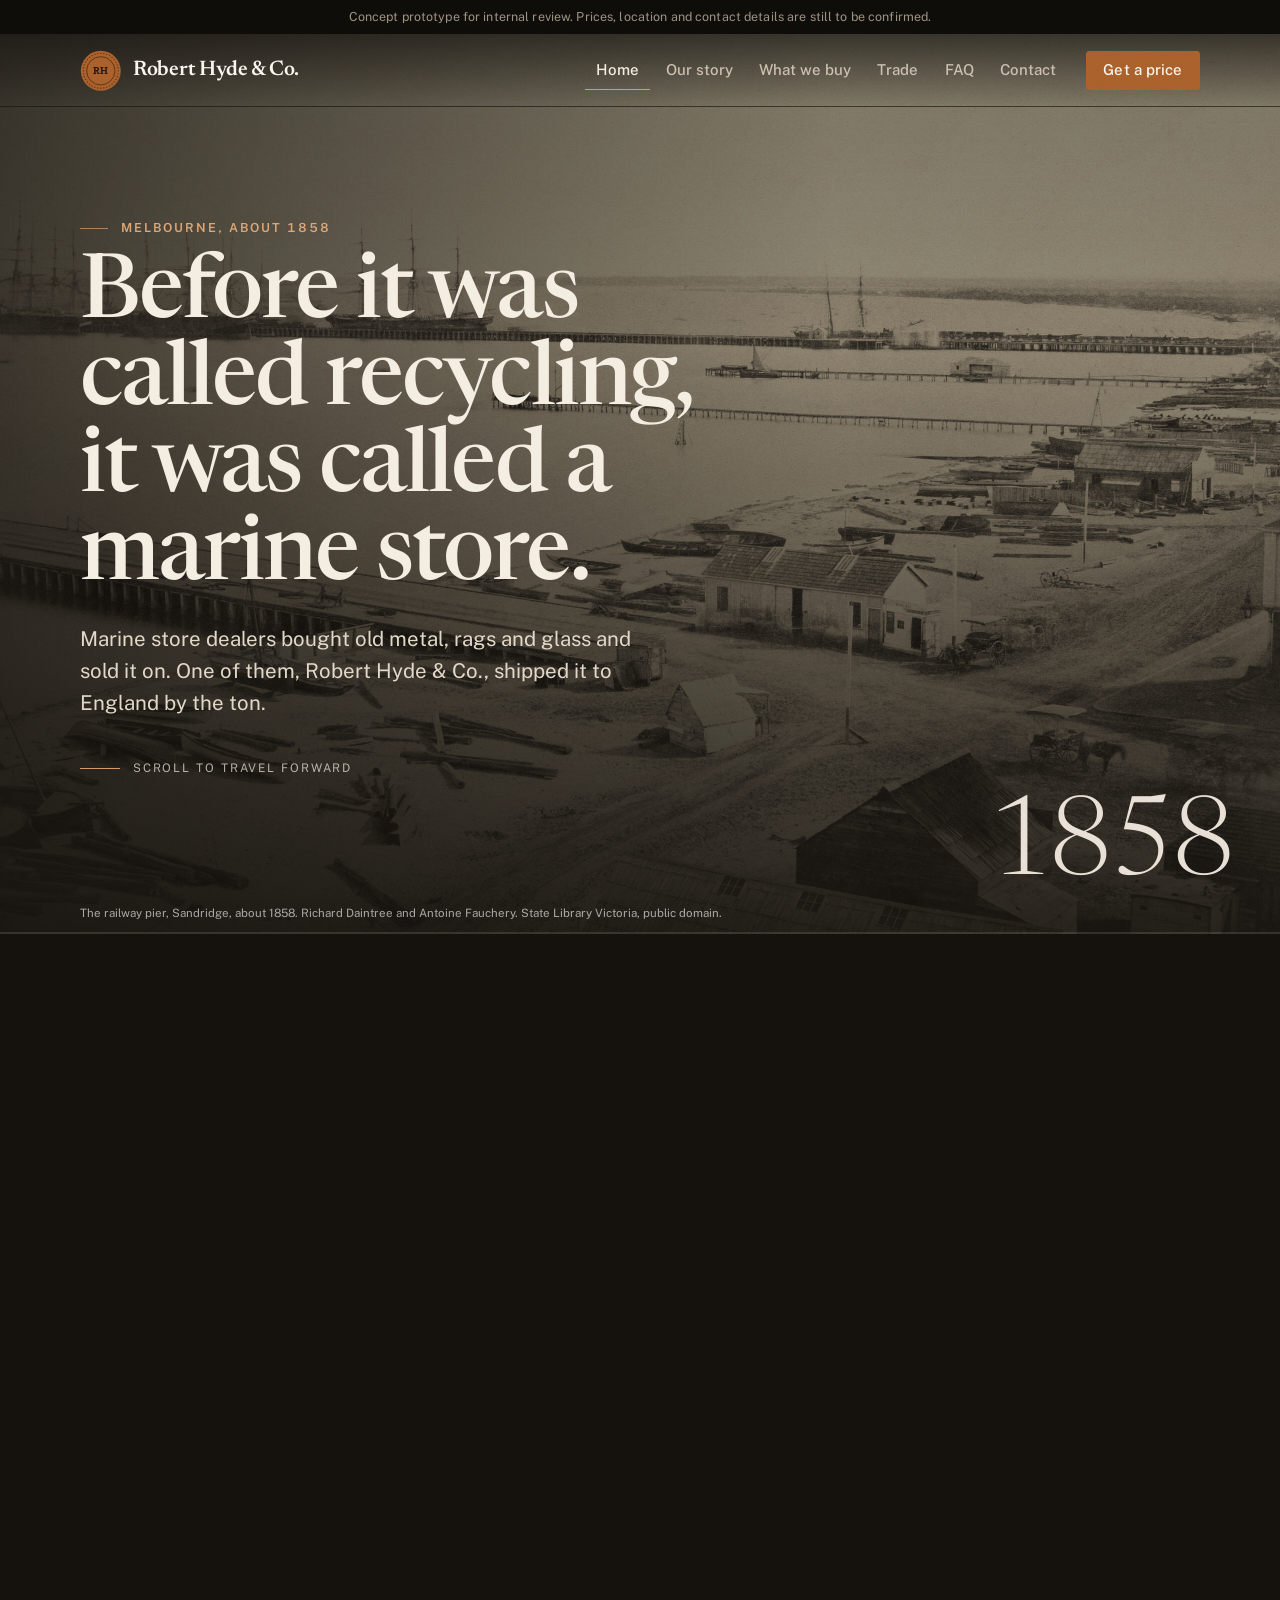
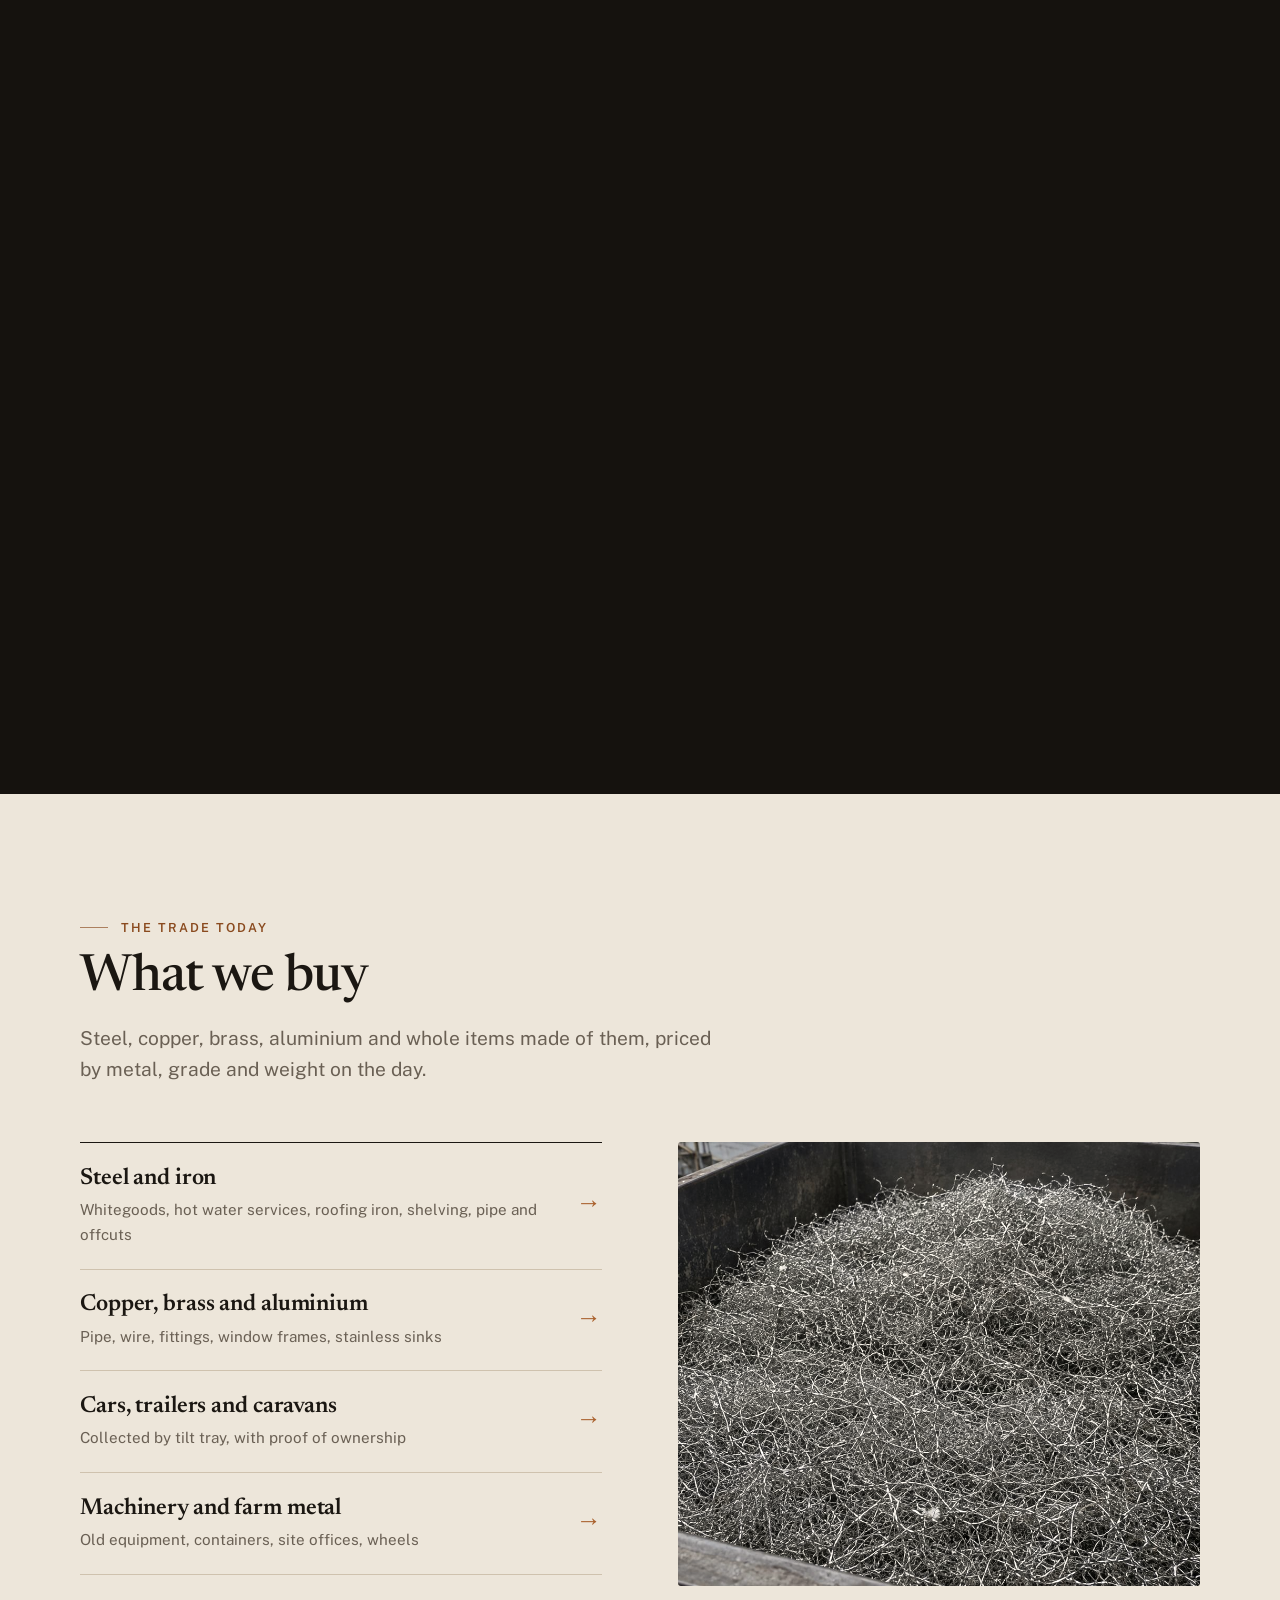
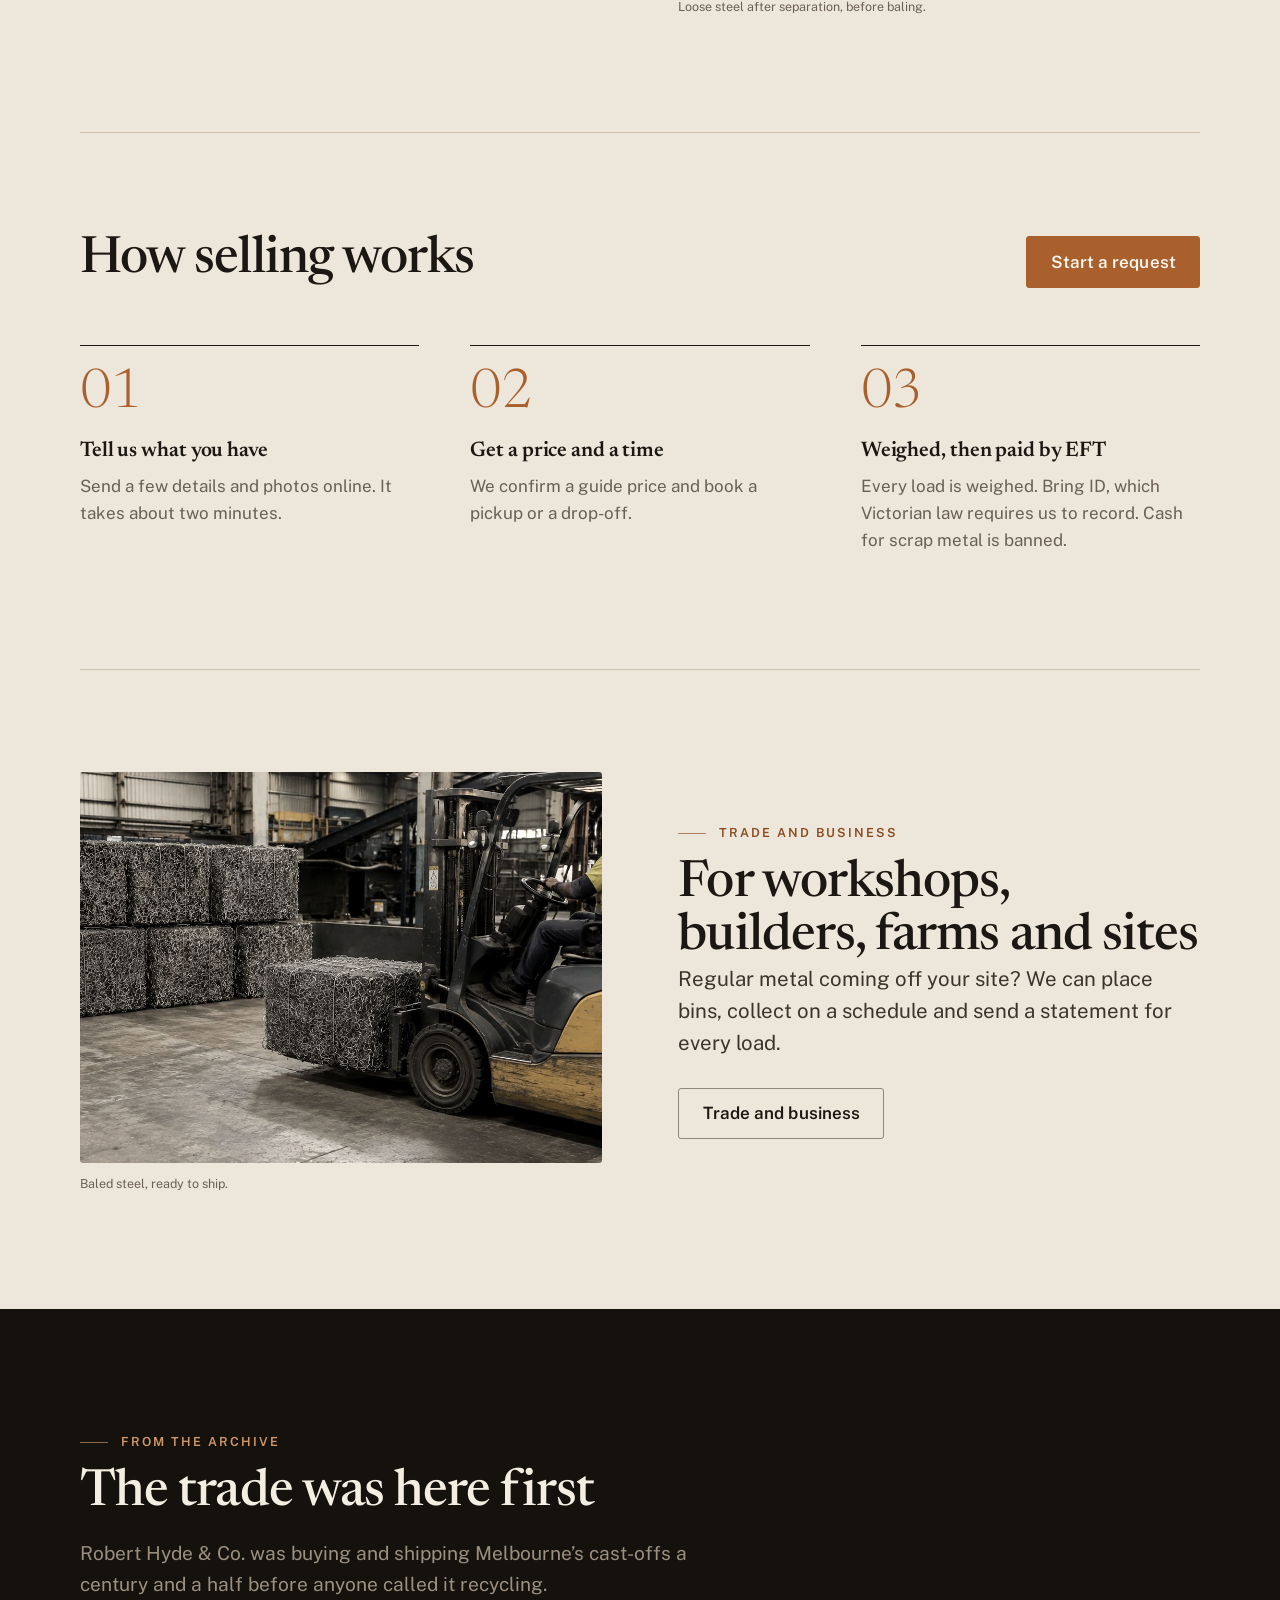
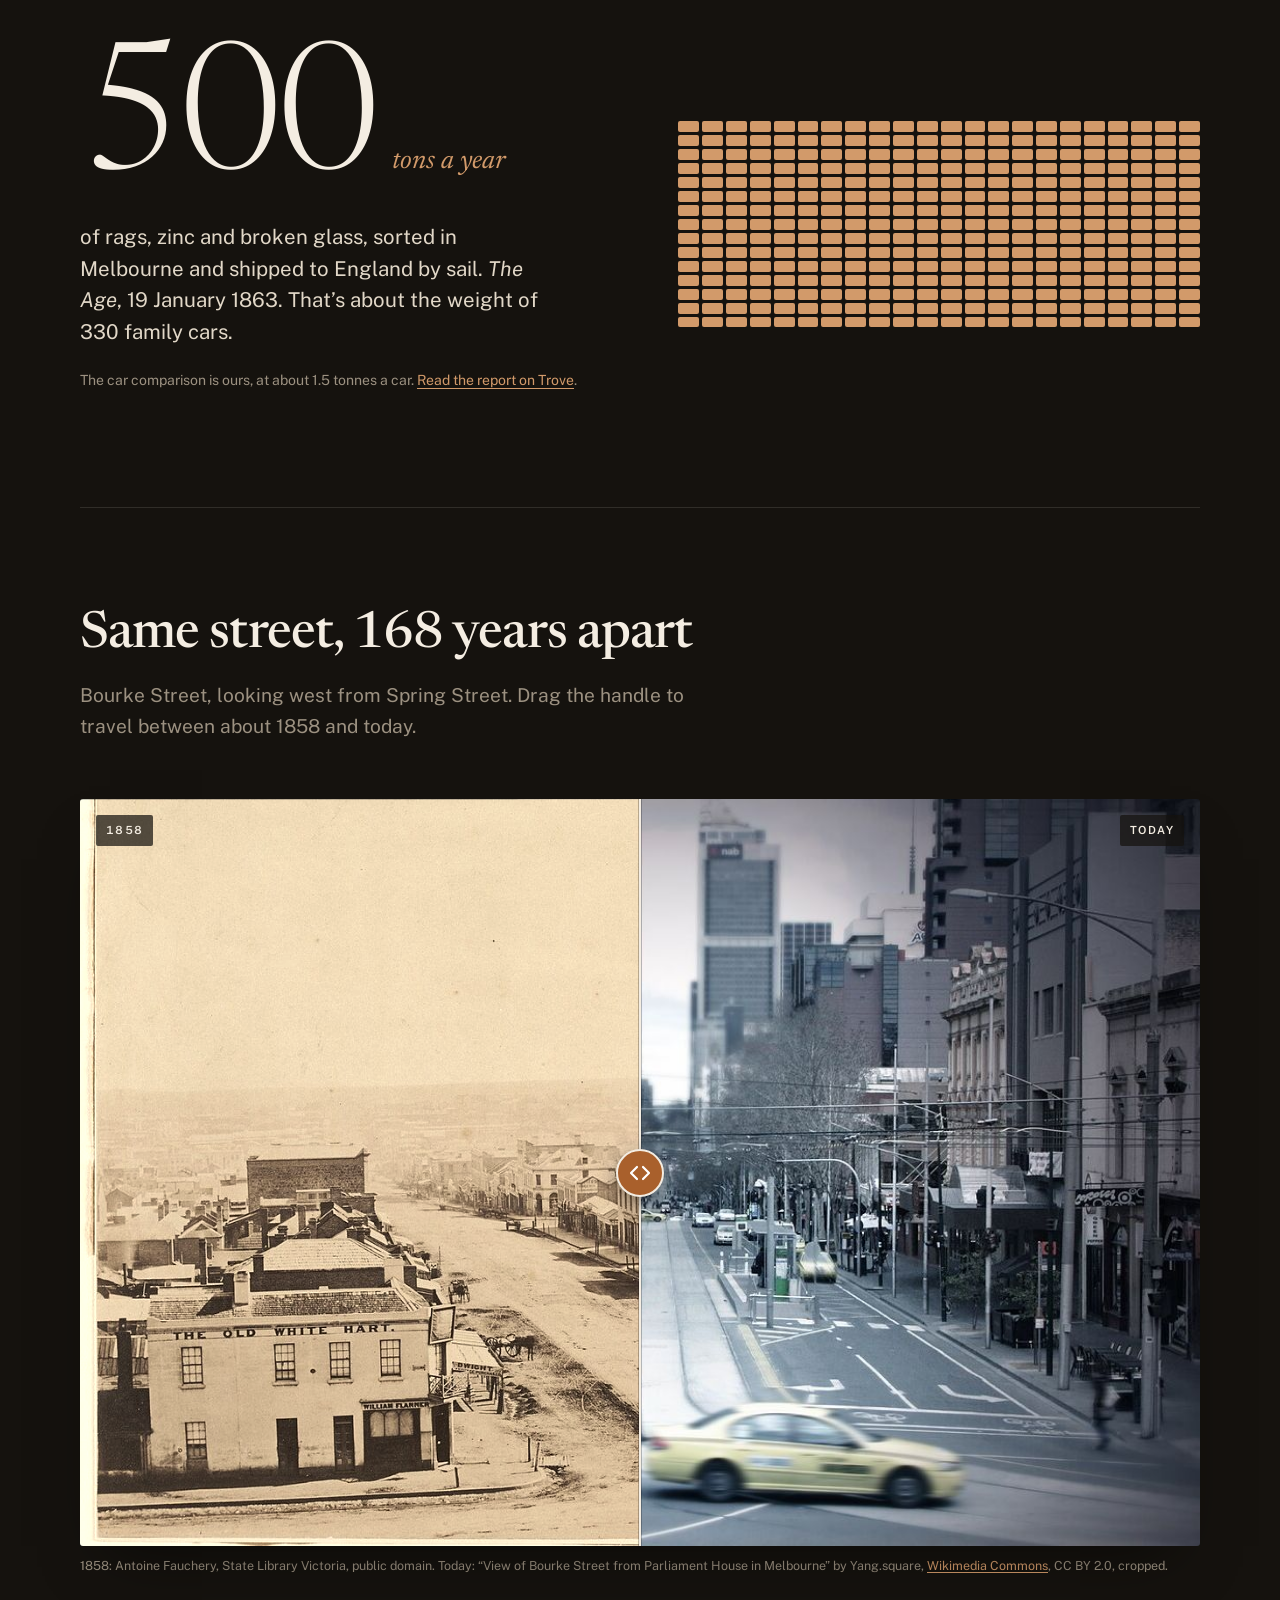
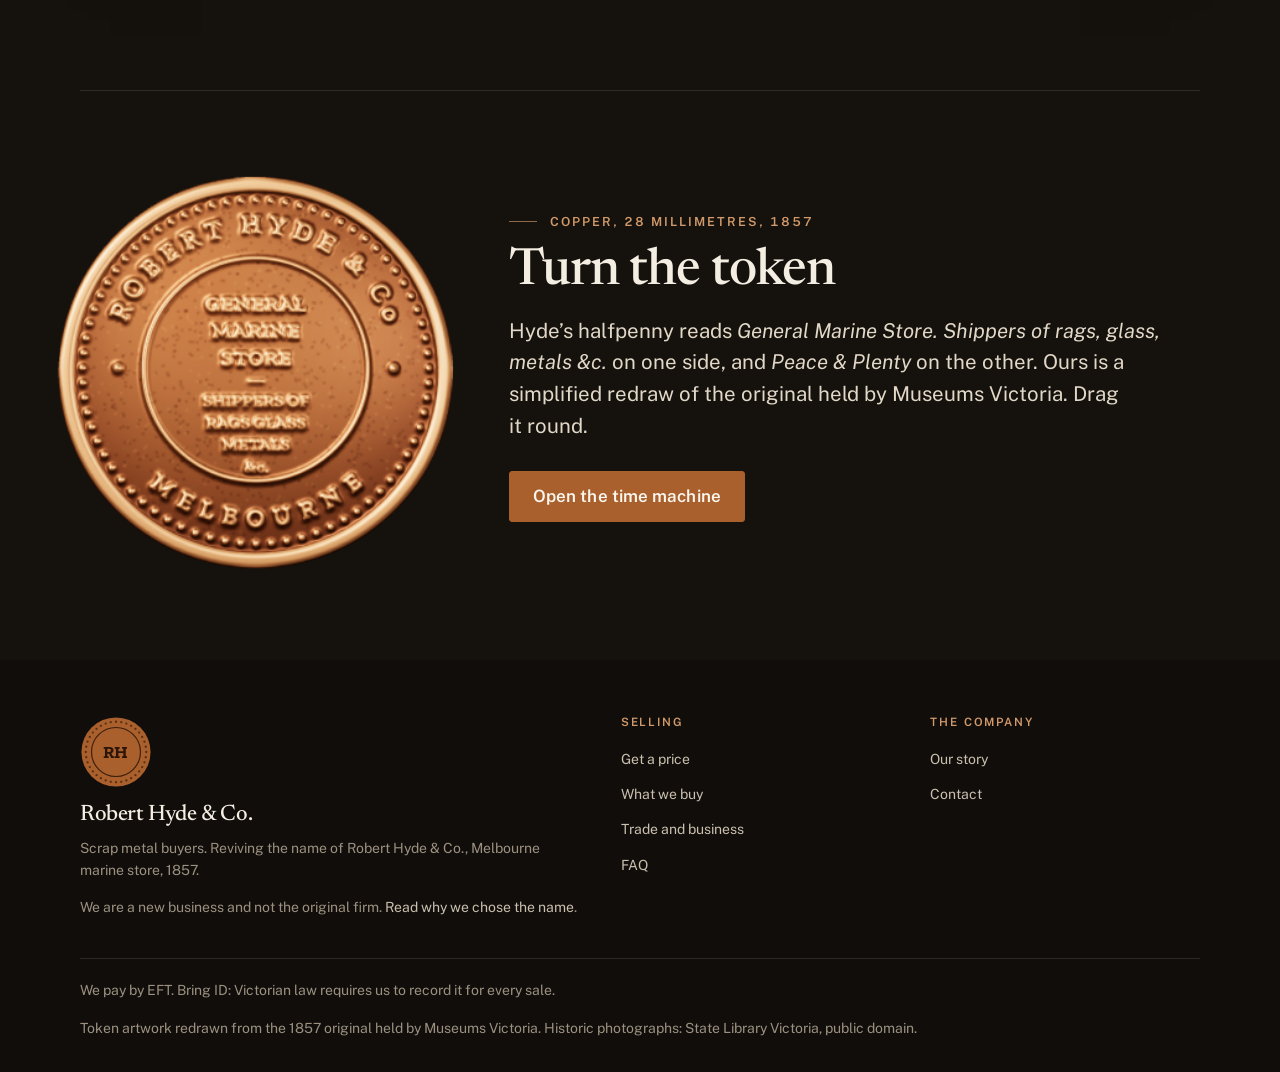
<file: index.html>
<!doctype html>
<html lang="en-AU">
<head>
<meta charset="utf-8">
<meta name="viewport" content="width=device-width,initial-scale=1">
<title>Robert Hyde &amp; Co. | Scrap metal buyers, Victoria</title>
<meta name="description" content="Scrap metal buyers in Victoria, reviving the name of an 1857 Melbourne marine store. Steel, copper, brass, aluminium, cars and farm metal. Get a price online.">
<link rel="canonical" href="https://roberthyde.com.au/">
<meta name="robots" content="noindex,nofollow">
<meta property="og:type" content="website">
<meta property="og:title" content="Robert Hyde &amp; Co. | Scrap metal buyers, Victoria">
<meta property="og:description" content="Scrap metal buyers in Victoria, reviving the name of an 1857 Melbourne marine store. Steel, copper, brass, aluminium, cars and farm metal. Get a price online.">
<meta property="og:image" content="assets/img/og.jpg">
<meta name="theme-color" content="#15120E">
<link rel="icon" href="assets/favicon.svg" type="image/svg+xml">
<link rel="preload" href="assets/fonts/newsreader-latin-opsz-normal.woff2" as="font" type="font/woff2" crossorigin>
<link rel="stylesheet" href="assets/site.css">
<script type="application/ld+json">{"@context":"https://schema.org","@type":"LocalBusiness","name":"Robert Hyde & Co.","description":"Scrap metal buyers in Victoria, reviving the name of a Melbourne marine store from 1857.","url":"https://roberthyde.com.au","areaServed":"Victoria, Australia","paymentAccepted":"Bank transfer"}</script>
</head>
<body class="home">
<a class="skip" href="#main">Skip to content</a>
<div class="proto">Concept prototype for internal review. Prices, location and contact details are still to be confirmed.</div>
<header class="site-head over">
  <div class="wrap head-in">
    <a class="brand" href="index.html"><svg class="token" viewBox="0 0 100 100" aria-hidden="true" focusable="false">
<circle class="face" cx="50" cy="50" r="48"/><circle class="bead" cx="92.00" cy="50.00" r="1.6"/><circle class="bead" cx="91.36" cy="57.29" r="1.6"/><circle class="bead" cx="89.47" cy="64.36" r="1.6"/><circle class="bead" cx="86.37" cy="71.00" r="1.6"/><circle class="bead" cx="82.17" cy="77.00" r="1.6"/><circle class="bead" cx="77.00" cy="82.17" r="1.6"/><circle class="bead" cx="71.00" cy="86.37" r="1.6"/><circle class="bead" cx="64.36" cy="89.47" r="1.6"/><circle class="bead" cx="57.29" cy="91.36" r="1.6"/><circle class="bead" cx="50.00" cy="92.00" r="1.6"/><circle class="bead" cx="42.71" cy="91.36" r="1.6"/><circle class="bead" cx="35.64" cy="89.47" r="1.6"/><circle class="bead" cx="29.00" cy="86.37" r="1.6"/><circle class="bead" cx="23.00" cy="82.17" r="1.6"/><circle class="bead" cx="17.83" cy="77.00" r="1.6"/><circle class="bead" cx="13.63" cy="71.00" r="1.6"/><circle class="bead" cx="10.53" cy="64.36" r="1.6"/><circle class="bead" cx="8.64" cy="57.29" r="1.6"/><circle class="bead" cx="8.00" cy="50.00" r="1.6"/><circle class="bead" cx="8.64" cy="42.71" r="1.6"/><circle class="bead" cx="10.53" cy="35.64" r="1.6"/><circle class="bead" cx="13.63" cy="29.00" r="1.6"/><circle class="bead" cx="17.83" cy="23.00" r="1.6"/><circle class="bead" cx="23.00" cy="17.83" r="1.6"/><circle class="bead" cx="29.00" cy="13.63" r="1.6"/><circle class="bead" cx="35.64" cy="10.53" r="1.6"/><circle class="bead" cx="42.71" cy="8.64" r="1.6"/><circle class="bead" cx="50.00" cy="8.00" r="1.6"/><circle class="bead" cx="57.29" cy="8.64" r="1.6"/><circle class="bead" cx="64.36" cy="10.53" r="1.6"/><circle class="bead" cx="71.00" cy="13.63" r="1.6"/><circle class="bead" cx="77.00" cy="17.83" r="1.6"/><circle class="bead" cx="82.17" cy="23.00" r="1.6"/><circle class="bead" cx="86.37" cy="29.00" r="1.6"/><circle class="bead" cx="89.47" cy="35.64" r="1.6"/><circle class="bead" cx="91.36" cy="42.71" r="1.6"/>
<circle class="line" cx="50" cy="50" r="34" stroke-width="1.6"/>
<text x="50" y="58" text-anchor="middle" font-size="25" letter-spacing=".5">RH</text>
</svg><b>Robert Hyde &amp; Co.</b></a>
    <button class="menu-btn" type="button" aria-expanded="false" aria-controls="site-nav">Menu</button>
    <nav class="nav" id="site-nav" aria-label="Main">
      <a href="index.html" aria-current="page">Home</a><a href="story.html">Our story</a><a href="what-we-buy.html">What we buy</a><a href="trade.html">Trade</a><a href="faq.html">FAQ</a><a href="contact.html">Contact</a>
      <a class="btn" href="sell.html">Get a price</a>
    </nav>
  </div>
</header>
<main id="main">

<div class="intro" data-intro aria-hidden="true"><div class="intro-in"><span>Melbourne</span><b>1858</b></div></div>
<section class="cine" id="cine" aria-label="From 1858 to today">
  <div class="cine-stage">
    <div class="scene s1">
      <div class="bgwrap"><img class="bg sepia" data-depth="0.36" src="assets/img/sandridge-pier-1858-hero.jpg" alt="Sepia photograph of Hobsons Bay about 1858: a long timber pier, sailing ships at anchor, and timber cottages on the sandy shore" fetchpriority="high"></div>
      <div class="scrim"></div>
      <div class="wrap copy">
        <p class="kicker">Melbourne, about 1858</p>
        <h1>Before it was called recycling, it was called a marine store.</h1>
        <p class="lede">Marine store dealers bought old metal, rags and glass and sold it on. One of them, Robert Hyde &amp; Co., shipped it to England by the ton.</p>
        <p class="cue" aria-hidden="true">Scroll to travel forward</p>
      </div>
      <p class="credit">The railway pier, Sandridge, about 1858. Richard Daintree and Antoine Fauchery. State Library Victoria, public domain.</p>
    </div>
    <div class="scene s2">
      <img class="bg sepia dim" src="assets/img/bourke-st-1858.jpg" alt="">
      <div class="scrim"></div>
      <div class="wrap s2-grid">
        <figure class="mount">
          <div class="frame"><img src="assets/img/archive-hyde-store.jpg" width="446" height="878" alt="Sepia photograph: a small arched-roof timber building behind a picket fence, its sign reading R. Hyde &amp; Co."></div>
          <figcaption>A building signed “R. Hyde &amp; Co.” in a 19th-century view of Melbourne. Date, place and source still to be confirmed.</figcaption>
        </figure>
        <div class="copy">
          <p class="kicker">East Melbourne, 1862</p>
          <h2>The sign reads &ldquo;R.&nbsp;Hyde &amp;&nbsp;Co.&rdquo;</h2>
          <p class="lede">Hyde&rsquo;s Marine Store is listed at 11 Albert Street, East Melbourne. A year later <em>The Age</em> calls it Melbourne&rsquo;s principal rag exporter.</p>
        </div>
      </div>
    </div>
    <div class="scene s3">
      <img class="bg colour" src="assets/img/bales-into-container.jpg" alt="A forklift loads a bale of compressed steel into a shipping container stacked with bales">
      <div class="scrim"></div>
      <div class="wrap s3-grid">
        <div class="copy">
          <p class="kicker">Today</p>
          <h2>The name is back. So is the trade.</h2>
          <p class="lede">Robert Hyde &amp; Co. is a new scrap metal business that has taken up the name. We buy steel, copper, brass, aluminium, cars and farm metal, and pay by EFT.</p>
          <div class="actions"><a class="btn" href="sell.html">Get a price for your scrap</a><a class="btn ghost light" href="story.html">Open the time machine</a></div>
        </div>
        <div class="coin" data-coin data-coin-idle><svg class="token" viewBox="0 0 200 200" role="img" aria-label="The 1857 Robert Hyde &amp; Co. token, in copper">
<defs>
<path id="cz-top" d="M 27,100 A 73,73 0 0 1 173,100"/>
<path id="cz-bot" d="M 21,100 A 79,79 0 0 0 179,100"/>
</defs>
<circle class="face" cx="100" cy="100" r="97"/>
<circle class="line" cx="100" cy="100" r="93.5" stroke-width="1.4"/>
<circle class="bead" cx="189.00" cy="100.00" r="1.35"/><circle class="bead" cx="188.66" cy="107.76" r="1.35"/><circle class="bead" cx="187.65" cy="115.45" r="1.35"/><circle class="bead" cx="185.97" cy="123.03" r="1.35"/><circle class="bead" cx="183.63" cy="130.44" r="1.35"/><circle class="bead" cx="180.66" cy="137.61" r="1.35"/><circle class="bead" cx="177.08" cy="144.50" r="1.35"/><circle class="bead" cx="172.90" cy="151.05" r="1.35"/><circle class="bead" cx="168.18" cy="157.21" r="1.35"/><circle class="bead" cx="162.93" cy="162.93" r="1.35"/><circle class="bead" cx="157.21" cy="168.18" r="1.35"/><circle class="bead" cx="151.05" cy="172.90" r="1.35"/><circle class="bead" cx="144.50" cy="177.08" r="1.35"/><circle class="bead" cx="137.61" cy="180.66" r="1.35"/><circle class="bead" cx="130.44" cy="183.63" r="1.35"/><circle class="bead" cx="123.03" cy="185.97" r="1.35"/><circle class="bead" cx="115.45" cy="187.65" r="1.35"/><circle class="bead" cx="107.76" cy="188.66" r="1.35"/><circle class="bead" cx="100.00" cy="189.00" r="1.35"/><circle class="bead" cx="92.24" cy="188.66" r="1.35"/><circle class="bead" cx="84.55" cy="187.65" r="1.35"/><circle class="bead" cx="76.97" cy="185.97" r="1.35"/><circle class="bead" cx="69.56" cy="183.63" r="1.35"/><circle class="bead" cx="62.39" cy="180.66" r="1.35"/><circle class="bead" cx="55.50" cy="177.08" r="1.35"/><circle class="bead" cx="48.95" cy="172.90" r="1.35"/><circle class="bead" cx="42.79" cy="168.18" r="1.35"/><circle class="bead" cx="37.07" cy="162.93" r="1.35"/><circle class="bead" cx="31.82" cy="157.21" r="1.35"/><circle class="bead" cx="27.10" cy="151.05" r="1.35"/><circle class="bead" cx="22.92" cy="144.50" r="1.35"/><circle class="bead" cx="19.34" cy="137.61" r="1.35"/><circle class="bead" cx="16.37" cy="130.44" r="1.35"/><circle class="bead" cx="14.03" cy="123.03" r="1.35"/><circle class="bead" cx="12.35" cy="115.45" r="1.35"/><circle class="bead" cx="11.34" cy="107.76" r="1.35"/><circle class="bead" cx="11.00" cy="100.00" r="1.35"/><circle class="bead" cx="11.34" cy="92.24" r="1.35"/><circle class="bead" cx="12.35" cy="84.55" r="1.35"/><circle class="bead" cx="14.03" cy="76.97" r="1.35"/><circle class="bead" cx="16.37" cy="69.56" r="1.35"/><circle class="bead" cx="19.34" cy="62.39" r="1.35"/><circle class="bead" cx="22.92" cy="55.50" r="1.35"/><circle class="bead" cx="27.10" cy="48.95" r="1.35"/><circle class="bead" cx="31.82" cy="42.79" r="1.35"/><circle class="bead" cx="37.07" cy="37.07" r="1.35"/><circle class="bead" cx="42.79" cy="31.82" r="1.35"/><circle class="bead" cx="48.95" cy="27.10" r="1.35"/><circle class="bead" cx="55.50" cy="22.92" r="1.35"/><circle class="bead" cx="62.39" cy="19.34" r="1.35"/><circle class="bead" cx="69.56" cy="16.37" r="1.35"/><circle class="bead" cx="76.97" cy="14.03" r="1.35"/><circle class="bead" cx="84.55" cy="12.35" r="1.35"/><circle class="bead" cx="92.24" cy="11.34" r="1.35"/><circle class="bead" cx="100.00" cy="11.00" r="1.35"/><circle class="bead" cx="107.76" cy="11.34" r="1.35"/><circle class="bead" cx="115.45" cy="12.35" r="1.35"/><circle class="bead" cx="123.03" cy="14.03" r="1.35"/><circle class="bead" cx="130.44" cy="16.37" r="1.35"/><circle class="bead" cx="137.61" cy="19.34" r="1.35"/><circle class="bead" cx="144.50" cy="22.92" r="1.35"/><circle class="bead" cx="151.05" cy="27.10" r="1.35"/><circle class="bead" cx="157.21" cy="31.82" r="1.35"/><circle class="bead" cx="162.93" cy="37.07" r="1.35"/><circle class="bead" cx="168.18" cy="42.79" r="1.35"/><circle class="bead" cx="172.90" cy="48.95" r="1.35"/><circle class="bead" cx="177.08" cy="55.50" r="1.35"/><circle class="bead" cx="180.66" cy="62.39" r="1.35"/><circle class="bead" cx="183.63" cy="69.56" r="1.35"/><circle class="bead" cx="185.97" cy="76.97" r="1.35"/><circle class="bead" cx="187.65" cy="84.55" r="1.35"/><circle class="bead" cx="188.66" cy="92.24" r="1.35"/>
<circle class="line" cx="100" cy="100" r="58" stroke-width="1.6"/>
<text font-size="15" letter-spacing="2.4"><textPath href="#cz-top" startOffset="50%" text-anchor="middle">ROBERT HYDE &amp; Co</textPath></text>
<text font-size="13" letter-spacing="3"><textPath href="#cz-bot" startOffset="50%" text-anchor="middle">MELBOURNE</textPath></text>
<circle class="ink" cx="40" cy="100" r="2.2"/><circle class="ink" cx="160" cy="100" r="2.2"/>
<text x="100" y="70" text-anchor="middle" font-size="11" letter-spacing=".6">GENERAL</text><text x="100" y="83" text-anchor="middle" font-size="11" letter-spacing=".6">MARINE</text><text x="100" y="96" text-anchor="middle" font-size="11" letter-spacing=".6">STORE</text><text x="100" y="106" text-anchor="middle" font-size="9" letter-spacing=".6">—</text><text x="100" y="117" text-anchor="middle" font-size="8.6" letter-spacing=".6">SHIPPERS OF</text><text x="100" y="128" text-anchor="middle" font-size="8.6" letter-spacing=".6">RAGS GLASS</text><text x="100" y="139" text-anchor="middle" font-size="8.6" letter-spacing=".6">METALS</text><text x="100" y="150" text-anchor="middle" font-size="8.6" letter-spacing=".6">&amp;c.</text>
</svg></div>
      </div>
    </div>
    <div class="cine-year" aria-hidden="true"><span>1858</span></div>
    <div class="cine-progress" aria-hidden="true"><i></i></div>
  </div>
</section>

<section class="band paper buy-band" aria-labelledby="buy-h">
  <div class="wrap">
    <div class="section-head">
      <p class="kicker dark">The trade today</p>
      <h2 id="buy-h">What we buy</h2>
      <p>Steel, copper, brass, aluminium and whole items made of them, priced by metal, grade and weight on the day.</p>
    </div>
    <div class="split">
      <ul class="mat-list">
        <li><a href="what-we-buy.html#steel"><h3>Steel and iron</h3><span>Whitegoods, hot water services, roofing iron, shelving, pipe and offcuts</span><b class="go" aria-hidden="true">&rarr;</b></a></li>
        <li><a href="what-we-buy.html#nonferrous"><h3>Copper, brass and aluminium</h3><span>Pipe, wire, fittings, window frames, stainless sinks</span><b class="go" aria-hidden="true">&rarr;</b></a></li>
        <li><a href="what-we-buy.html#vehicles"><h3>Cars, trailers and caravans</h3><span>Collected by tilt tray, with proof of ownership</span><b class="go" aria-hidden="true">&rarr;</b></a></li>
        <li><a href="what-we-buy.html#farm"><h3>Machinery and farm metal</h3><span>Old equipment, containers, site offices, wheels</span><b class="go" aria-hidden="true">&rarr;</b></a></li>
      </ul>
      <figure class="photo">
        <img src="assets/img/loose-steel.jpg" width="1500" height="843" alt="A steel bin filled with loose, tangled steel wire after separation" loading="lazy">
        <figcaption>Loose steel after separation, before baling.</figcaption>
      </figure>
    </div>
  </div>
</section>

<section class="band paper ruled" aria-labelledby="how-h">
  <div class="wrap">
    <div class="section-head row">
      <h2 id="how-h">How selling works</h2>
      <a class="btn" href="sell.html">Start a request</a>
    </div>
    <ol class="steps">
      <li><h3>Tell us what you have</h3><p>Send a few details and photos online. It takes about two minutes.</p></li>
      <li><h3>Get a price and a time</h3><p>We confirm a guide price and book a pickup or a drop-off.</p></li>
      <li><h3>Weighed, then paid by EFT</h3><p>Every load is weighed. Bring ID, which Victorian law requires us to record. Cash for scrap metal is banned.</p></li>
    </ol>
  </div>
</section>

<section class="band paper ruled" aria-labelledby="trade-h">
  <div class="wrap split center">
    <figure class="photo">
      <img src="assets/img/steel-bales-forklift.jpg" alt="A forklift carries a bale of compressed steel past stacked bales in a warehouse" loading="lazy">
      <figcaption>Baled steel, ready to ship.</figcaption>
    </figure>
    <div>
      <p class="kicker dark">Trade and business</p>
      <h2 id="trade-h">For workshops, builders, farms and sites</h2>
      <p class="lede">Regular metal coming off your site? We can place bins, collect on a schedule and send a statement for every load.</p>
      <div class="actions"><a class="btn ghost" href="trade.html">Trade and business</a></div>
    </div>
  </div>
</section>

<section class="band night archive-band scale" aria-labelledby="arc-h">
  <div class="wrap">
    <div class="section-head">
      <p class="kicker">From the archive</p>
      <h2 id="arc-h">The trade was here first</h2>
      <p>Robert Hyde &amp; Co. was buying and shipping Melbourne&rsquo;s cast-offs a century and a half before anyone called it recycling.</p>
    </div>
    <div class="scale-grid">
      <div>
        <p class="stat"><span class="big">500</span><span class="unit">tons a year</span></p>
        <p class="lede">of rags, zinc and broken glass, sorted in Melbourne and shipped to England by sail. <em>The Age</em>, 19 January 1863. That&rsquo;s about the weight of 330 family cars.</p>
        <p class="small muted">The car comparison is ours, at about 1.5 tonnes a car. <a href="https://trove.nla.gov.au/newspaper/article/154969341">Read the report on Trove</a>.</p>
      </div>
      <div class="cars" data-cars role="img" aria-label="330 small car shapes, roughly the weight of 500 tons"><i></i><i></i><i></i><i></i><i></i><i></i><i></i><i></i><i></i><i></i><i></i><i></i><i></i><i></i><i></i><i></i><i></i><i></i><i></i><i></i><i></i><i></i><i></i><i></i><i></i><i></i><i></i><i></i><i></i><i></i><i></i><i></i><i></i><i></i><i></i><i></i><i></i><i></i><i></i><i></i><i></i><i></i><i></i><i></i><i></i><i></i><i></i><i></i><i></i><i></i><i></i><i></i><i></i><i></i><i></i><i></i><i></i><i></i><i></i><i></i><i></i><i></i><i></i><i></i><i></i><i></i><i></i><i></i><i></i><i></i><i></i><i></i><i></i><i></i><i></i><i></i><i></i><i></i><i></i><i></i><i></i><i></i><i></i><i></i><i></i><i></i><i></i><i></i><i></i><i></i><i></i><i></i><i></i><i></i><i></i><i></i><i></i><i></i><i></i><i></i><i></i><i></i><i></i><i></i><i></i><i></i><i></i><i></i><i></i><i></i><i></i><i></i><i></i><i></i><i></i><i></i><i></i><i></i><i></i><i></i><i></i><i></i><i></i><i></i><i></i><i></i><i></i><i></i><i></i><i></i><i></i><i></i><i></i><i></i><i></i><i></i><i></i><i></i><i></i><i></i><i></i><i></i><i></i><i></i><i></i><i></i><i></i><i></i><i></i><i></i><i></i><i></i><i></i><i></i><i></i><i></i><i></i><i></i><i></i><i></i><i></i><i></i><i></i><i></i><i></i><i></i><i></i><i></i><i></i><i></i><i></i><i></i><i></i><i></i><i></i><i></i><i></i><i></i><i></i><i></i><i></i><i></i><i></i><i></i><i></i><i></i><i></i><i></i><i></i><i></i><i></i><i></i><i></i><i></i><i></i><i></i><i></i><i></i><i></i><i></i><i></i><i></i><i></i><i></i><i></i><i></i><i></i><i></i><i></i><i></i><i></i><i></i><i></i><i></i><i></i><i></i><i></i><i></i><i></i><i></i><i></i><i></i><i></i><i></i><i></i><i></i><i></i><i></i><i></i><i></i><i></i><i></i><i></i><i></i><i></i><i></i><i></i><i></i><i></i><i></i><i></i><i></i><i></i><i></i><i></i><i></i><i></i><i></i><i></i><i></i><i></i><i></i><i></i><i></i><i></i><i></i><i></i><i></i><i></i><i></i><i></i><i></i><i></i><i></i><i></i><i></i><i></i><i></i><i></i><i></i><i></i><i></i><i></i><i></i><i></i><i></i><i></i><i></i><i></i><i></i><i></i><i></i><i></i><i></i><i></i><i></i><i></i><i></i><i></i><i></i><i></i><i></i><i></i><i></i><i></i><i></i><i></i><i></i><i></i><i></i><i></i><i></i><i></i><i></i><i></i><i></i><i></i><i></i><i></i><i></i><i></i><i></i><i></i><i></i><i></i><i></i><i></i><i></i><i></i><i></i><i></i><i></i><i></i><i></i><i></i><i></i><i></i><i></i><i></i><i></i></div>
    </div>
  </div>
</section>

<section class="band night ruled tn-band" aria-labelledby="tn-h">
  <div class="wrap">
    <div class="section-head">
      <h2 id="tn-h">Same street, 168 years apart</h2>
      <p>Bourke Street, looking west from Spring Street. Drag the handle to travel between about 1858 and today.</p>
    </div>
    <figure class="tn" data-tn>
      <div class="tn-frame">
        <img class="tn-now" src="assets/img/tn-bourke-today.jpg" alt="Bourke Street today, from Parliament House: trams, a yellow taxi, office towers and plane trees" loading="lazy">
        <img class="tn-then" src="assets/img/tn-bourke-1858.jpg" alt="Bourke Street about 1858 from the same corner: a wide dirt road, the Old White Hart hotel and low shopfronts" loading="lazy">
        <span class="tn-handle" aria-hidden="true"></span>
        <span class="tn-tag then" aria-hidden="true">1858</span><span class="tn-tag now" aria-hidden="true">Today</span>
        <input type="range" min="0" max="100" value="50" aria-label="Compare 1858 with today. Higher shows more of 1858.">
      </div>
      <figcaption>1858: Antoine Fauchery, State Library Victoria, public domain. Today: &ldquo;View of Bourke Street from Parliament House in Melbourne&rdquo; by Yang.square, <a href="https://commons.wikimedia.org/wiki/File:View_of_Bourke_Street_from_Parliament_House_in_Melbourne.jpg">Wikimedia Commons</a>, CC BY 2.0, cropped.</figcaption>
    </figure>
  </div>
</section>

<section class="band night ruled token-band" aria-labelledby="tok-h">
  <div class="wrap teaser">
    <div class="coin big" data-coin data-coin-drag><svg class="token" viewBox="0 0 200 200" role="img" aria-label="The 1857 token. Drag to turn it.">
<defs>
<path id="tz-top" d="M 27,100 A 73,73 0 0 1 173,100"/>
<path id="tz-bot" d="M 21,100 A 79,79 0 0 0 179,100"/>
</defs>
<circle class="face" cx="100" cy="100" r="97"/>
<circle class="line" cx="100" cy="100" r="93.5" stroke-width="1.4"/>
<circle class="bead" cx="189.00" cy="100.00" r="1.35"/><circle class="bead" cx="188.66" cy="107.76" r="1.35"/><circle class="bead" cx="187.65" cy="115.45" r="1.35"/><circle class="bead" cx="185.97" cy="123.03" r="1.35"/><circle class="bead" cx="183.63" cy="130.44" r="1.35"/><circle class="bead" cx="180.66" cy="137.61" r="1.35"/><circle class="bead" cx="177.08" cy="144.50" r="1.35"/><circle class="bead" cx="172.90" cy="151.05" r="1.35"/><circle class="bead" cx="168.18" cy="157.21" r="1.35"/><circle class="bead" cx="162.93" cy="162.93" r="1.35"/><circle class="bead" cx="157.21" cy="168.18" r="1.35"/><circle class="bead" cx="151.05" cy="172.90" r="1.35"/><circle class="bead" cx="144.50" cy="177.08" r="1.35"/><circle class="bead" cx="137.61" cy="180.66" r="1.35"/><circle class="bead" cx="130.44" cy="183.63" r="1.35"/><circle class="bead" cx="123.03" cy="185.97" r="1.35"/><circle class="bead" cx="115.45" cy="187.65" r="1.35"/><circle class="bead" cx="107.76" cy="188.66" r="1.35"/><circle class="bead" cx="100.00" cy="189.00" r="1.35"/><circle class="bead" cx="92.24" cy="188.66" r="1.35"/><circle class="bead" cx="84.55" cy="187.65" r="1.35"/><circle class="bead" cx="76.97" cy="185.97" r="1.35"/><circle class="bead" cx="69.56" cy="183.63" r="1.35"/><circle class="bead" cx="62.39" cy="180.66" r="1.35"/><circle class="bead" cx="55.50" cy="177.08" r="1.35"/><circle class="bead" cx="48.95" cy="172.90" r="1.35"/><circle class="bead" cx="42.79" cy="168.18" r="1.35"/><circle class="bead" cx="37.07" cy="162.93" r="1.35"/><circle class="bead" cx="31.82" cy="157.21" r="1.35"/><circle class="bead" cx="27.10" cy="151.05" r="1.35"/><circle class="bead" cx="22.92" cy="144.50" r="1.35"/><circle class="bead" cx="19.34" cy="137.61" r="1.35"/><circle class="bead" cx="16.37" cy="130.44" r="1.35"/><circle class="bead" cx="14.03" cy="123.03" r="1.35"/><circle class="bead" cx="12.35" cy="115.45" r="1.35"/><circle class="bead" cx="11.34" cy="107.76" r="1.35"/><circle class="bead" cx="11.00" cy="100.00" r="1.35"/><circle class="bead" cx="11.34" cy="92.24" r="1.35"/><circle class="bead" cx="12.35" cy="84.55" r="1.35"/><circle class="bead" cx="14.03" cy="76.97" r="1.35"/><circle class="bead" cx="16.37" cy="69.56" r="1.35"/><circle class="bead" cx="19.34" cy="62.39" r="1.35"/><circle class="bead" cx="22.92" cy="55.50" r="1.35"/><circle class="bead" cx="27.10" cy="48.95" r="1.35"/><circle class="bead" cx="31.82" cy="42.79" r="1.35"/><circle class="bead" cx="37.07" cy="37.07" r="1.35"/><circle class="bead" cx="42.79" cy="31.82" r="1.35"/><circle class="bead" cx="48.95" cy="27.10" r="1.35"/><circle class="bead" cx="55.50" cy="22.92" r="1.35"/><circle class="bead" cx="62.39" cy="19.34" r="1.35"/><circle class="bead" cx="69.56" cy="16.37" r="1.35"/><circle class="bead" cx="76.97" cy="14.03" r="1.35"/><circle class="bead" cx="84.55" cy="12.35" r="1.35"/><circle class="bead" cx="92.24" cy="11.34" r="1.35"/><circle class="bead" cx="100.00" cy="11.00" r="1.35"/><circle class="bead" cx="107.76" cy="11.34" r="1.35"/><circle class="bead" cx="115.45" cy="12.35" r="1.35"/><circle class="bead" cx="123.03" cy="14.03" r="1.35"/><circle class="bead" cx="130.44" cy="16.37" r="1.35"/><circle class="bead" cx="137.61" cy="19.34" r="1.35"/><circle class="bead" cx="144.50" cy="22.92" r="1.35"/><circle class="bead" cx="151.05" cy="27.10" r="1.35"/><circle class="bead" cx="157.21" cy="31.82" r="1.35"/><circle class="bead" cx="162.93" cy="37.07" r="1.35"/><circle class="bead" cx="168.18" cy="42.79" r="1.35"/><circle class="bead" cx="172.90" cy="48.95" r="1.35"/><circle class="bead" cx="177.08" cy="55.50" r="1.35"/><circle class="bead" cx="180.66" cy="62.39" r="1.35"/><circle class="bead" cx="183.63" cy="69.56" r="1.35"/><circle class="bead" cx="185.97" cy="76.97" r="1.35"/><circle class="bead" cx="187.65" cy="84.55" r="1.35"/><circle class="bead" cx="188.66" cy="92.24" r="1.35"/>
<circle class="line" cx="100" cy="100" r="58" stroke-width="1.6"/>
<text font-size="15" letter-spacing="2.4"><textPath href="#tz-top" startOffset="50%" text-anchor="middle">ROBERT HYDE &amp; Co</textPath></text>
<text font-size="13" letter-spacing="3"><textPath href="#tz-bot" startOffset="50%" text-anchor="middle">MELBOURNE</textPath></text>
<circle class="ink" cx="40" cy="100" r="2.2"/><circle class="ink" cx="160" cy="100" r="2.2"/>
<text x="100" y="70" text-anchor="middle" font-size="11" letter-spacing=".6">GENERAL</text><text x="100" y="83" text-anchor="middle" font-size="11" letter-spacing=".6">MARINE</text><text x="100" y="96" text-anchor="middle" font-size="11" letter-spacing=".6">STORE</text><text x="100" y="106" text-anchor="middle" font-size="9" letter-spacing=".6">—</text><text x="100" y="117" text-anchor="middle" font-size="8.6" letter-spacing=".6">SHIPPERS OF</text><text x="100" y="128" text-anchor="middle" font-size="8.6" letter-spacing=".6">RAGS GLASS</text><text x="100" y="139" text-anchor="middle" font-size="8.6" letter-spacing=".6">METALS</text><text x="100" y="150" text-anchor="middle" font-size="8.6" letter-spacing=".6">&amp;c.</text>
</svg></div>
    <div>
      <p class="kicker">Copper, 28 millimetres, 1857</p>
      <h2 id="tok-h">Turn the token</h2>
      <p class="lede">Hyde&rsquo;s halfpenny reads <em>General Marine Store. Shippers of rags, glass, metals &amp;c.</em> on one side, and <em>Peace &amp; Plenty</em> on the other. Ours is a simplified redraw of the original held by Museums Victoria. Drag it round.</p>
      <div class="actions"><a class="btn" href="story.html">Open the time machine</a></div>
    </div>
  </div>
</section>

</main>
<footer class="site-foot">
  <div class="wrap">
    <div class="foot-grid">
      <div>
        <svg class="token" viewBox="0 0 100 100" aria-hidden="true" focusable="false">
<circle class="face" cx="50" cy="50" r="48"/><circle class="bead" cx="92.00" cy="50.00" r="1.6"/><circle class="bead" cx="91.36" cy="57.29" r="1.6"/><circle class="bead" cx="89.47" cy="64.36" r="1.6"/><circle class="bead" cx="86.37" cy="71.00" r="1.6"/><circle class="bead" cx="82.17" cy="77.00" r="1.6"/><circle class="bead" cx="77.00" cy="82.17" r="1.6"/><circle class="bead" cx="71.00" cy="86.37" r="1.6"/><circle class="bead" cx="64.36" cy="89.47" r="1.6"/><circle class="bead" cx="57.29" cy="91.36" r="1.6"/><circle class="bead" cx="50.00" cy="92.00" r="1.6"/><circle class="bead" cx="42.71" cy="91.36" r="1.6"/><circle class="bead" cx="35.64" cy="89.47" r="1.6"/><circle class="bead" cx="29.00" cy="86.37" r="1.6"/><circle class="bead" cx="23.00" cy="82.17" r="1.6"/><circle class="bead" cx="17.83" cy="77.00" r="1.6"/><circle class="bead" cx="13.63" cy="71.00" r="1.6"/><circle class="bead" cx="10.53" cy="64.36" r="1.6"/><circle class="bead" cx="8.64" cy="57.29" r="1.6"/><circle class="bead" cx="8.00" cy="50.00" r="1.6"/><circle class="bead" cx="8.64" cy="42.71" r="1.6"/><circle class="bead" cx="10.53" cy="35.64" r="1.6"/><circle class="bead" cx="13.63" cy="29.00" r="1.6"/><circle class="bead" cx="17.83" cy="23.00" r="1.6"/><circle class="bead" cx="23.00" cy="17.83" r="1.6"/><circle class="bead" cx="29.00" cy="13.63" r="1.6"/><circle class="bead" cx="35.64" cy="10.53" r="1.6"/><circle class="bead" cx="42.71" cy="8.64" r="1.6"/><circle class="bead" cx="50.00" cy="8.00" r="1.6"/><circle class="bead" cx="57.29" cy="8.64" r="1.6"/><circle class="bead" cx="64.36" cy="10.53" r="1.6"/><circle class="bead" cx="71.00" cy="13.63" r="1.6"/><circle class="bead" cx="77.00" cy="17.83" r="1.6"/><circle class="bead" cx="82.17" cy="23.00" r="1.6"/><circle class="bead" cx="86.37" cy="29.00" r="1.6"/><circle class="bead" cx="89.47" cy="35.64" r="1.6"/><circle class="bead" cx="91.36" cy="42.71" r="1.6"/>
<circle class="line" cx="50" cy="50" r="34" stroke-width="1.6"/>
<text x="50" y="58" text-anchor="middle" font-size="25" letter-spacing=".5">RH</text>
</svg>
        <h2>Robert Hyde &amp; Co.</h2>
        <p>Scrap metal buyers. Reviving the name of Robert Hyde &amp; Co., Melbourne marine store, 1857.</p>
        <p class="small">We are a new business and not the original firm. <a href="story.html#today">Read why we chose the name</a>.</p>
      </div>
      <div>
        <h3>Selling</h3>
        <ul>
          <li><a href="sell.html">Get a price</a></li>
          <li><a href="what-we-buy.html">What we buy</a></li>
          <li><a href="trade.html">Trade and business</a></li>
          <li><a href="faq.html">FAQ</a></li>
        </ul>
      </div>
      <div>
        <h3>The company</h3>
        <ul>
          <li><a href="story.html">Our story</a></li>
          <li><a href="contact.html">Contact</a></li>
        </ul>
      </div>
    </div>
    <div class="foot-base">
      <span>We pay by EFT. Bring ID: Victorian law requires us to record it for every sale.</span>
      <span>Token artwork redrawn from the 1857 original held by Museums Victoria. Historic photographs: State Library Victoria, public domain.</span>
    </div>
  </div>
</footer>
<script src='assets/vendor/gsap.min.js' defer></script><script src='assets/vendor/ScrollTrigger.min.js' defer></script><script src='assets/vendor/three.min.js' defer></script><script src='assets/coin.js' defer></script>
<script src="assets/site.js" defer></script>
<script src='assets/cinema.js' defer></script><script src='assets/extras.js' defer></script>
</body>
</html>
</file>
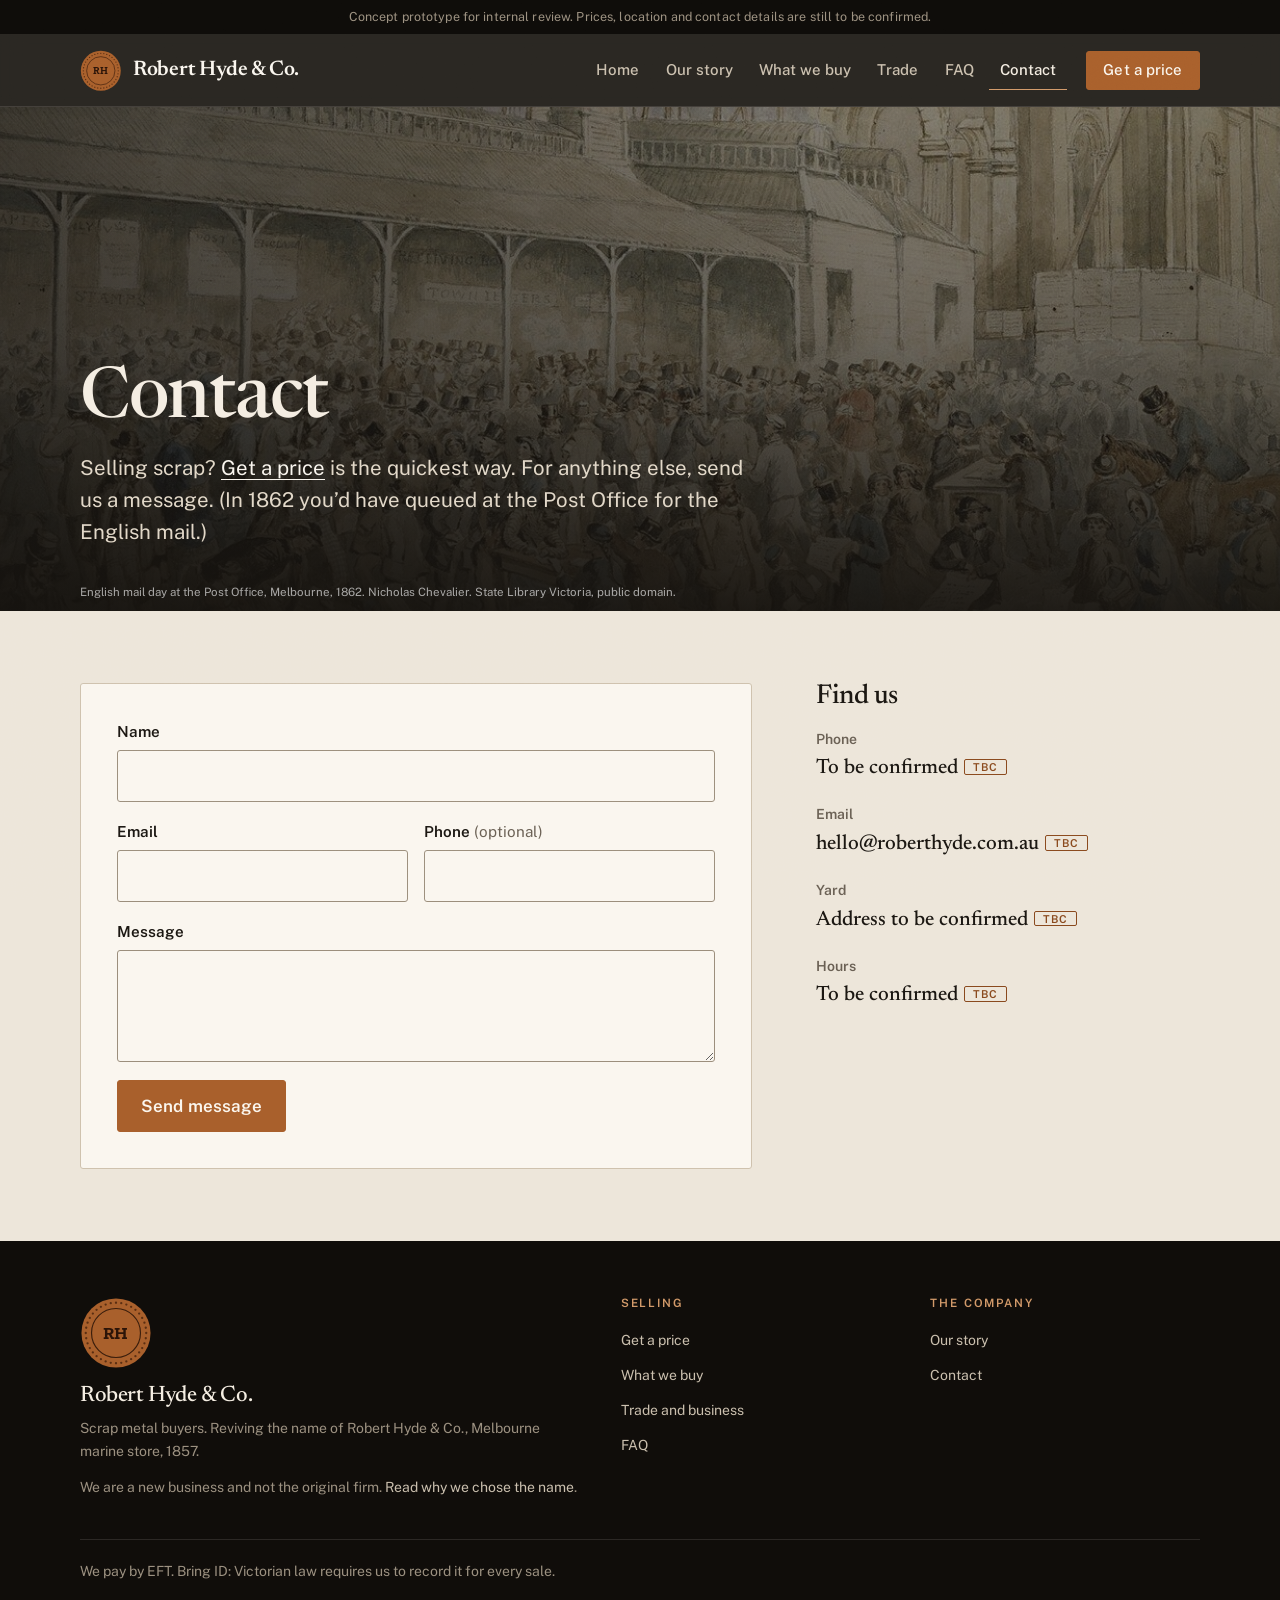
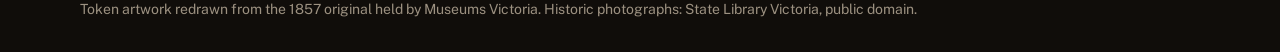
<file: contact.html>
<!doctype html>
<html lang="en-AU">
<head>
<meta charset="utf-8">
<meta name="viewport" content="width=device-width,initial-scale=1">
<title>Contact | Robert Hyde &amp; Co.</title>
<meta name="description" content="Contact Robert Hyde &amp; Co., scrap metal buyers.">
<link rel="canonical" href="https://roberthyde.com.au/contact.html">
<meta name="robots" content="noindex,nofollow">
<meta property="og:type" content="website">
<meta property="og:title" content="Contact | Robert Hyde &amp; Co.">
<meta property="og:description" content="Contact Robert Hyde &amp; Co., scrap metal buyers.">
<meta property="og:image" content="assets/img/og.jpg">
<meta name="theme-color" content="#15120E">
<link rel="icon" href="assets/favicon.svg" type="image/svg+xml">
<link rel="preload" href="assets/fonts/newsreader-latin-opsz-normal.woff2" as="font" type="font/woff2" crossorigin>
<link rel="stylesheet" href="assets/site.css">

</head>
<body class="">
<a class="skip" href="#main">Skip to content</a>
<div class="proto">Concept prototype for internal review. Prices, location and contact details are still to be confirmed.</div>
<header class="site-head">
  <div class="wrap head-in">
    <a class="brand" href="index.html"><svg class="token" viewBox="0 0 100 100" aria-hidden="true" focusable="false">
<circle class="face" cx="50" cy="50" r="48"/><circle class="bead" cx="92.00" cy="50.00" r="1.6"/><circle class="bead" cx="91.36" cy="57.29" r="1.6"/><circle class="bead" cx="89.47" cy="64.36" r="1.6"/><circle class="bead" cx="86.37" cy="71.00" r="1.6"/><circle class="bead" cx="82.17" cy="77.00" r="1.6"/><circle class="bead" cx="77.00" cy="82.17" r="1.6"/><circle class="bead" cx="71.00" cy="86.37" r="1.6"/><circle class="bead" cx="64.36" cy="89.47" r="1.6"/><circle class="bead" cx="57.29" cy="91.36" r="1.6"/><circle class="bead" cx="50.00" cy="92.00" r="1.6"/><circle class="bead" cx="42.71" cy="91.36" r="1.6"/><circle class="bead" cx="35.64" cy="89.47" r="1.6"/><circle class="bead" cx="29.00" cy="86.37" r="1.6"/><circle class="bead" cx="23.00" cy="82.17" r="1.6"/><circle class="bead" cx="17.83" cy="77.00" r="1.6"/><circle class="bead" cx="13.63" cy="71.00" r="1.6"/><circle class="bead" cx="10.53" cy="64.36" r="1.6"/><circle class="bead" cx="8.64" cy="57.29" r="1.6"/><circle class="bead" cx="8.00" cy="50.00" r="1.6"/><circle class="bead" cx="8.64" cy="42.71" r="1.6"/><circle class="bead" cx="10.53" cy="35.64" r="1.6"/><circle class="bead" cx="13.63" cy="29.00" r="1.6"/><circle class="bead" cx="17.83" cy="23.00" r="1.6"/><circle class="bead" cx="23.00" cy="17.83" r="1.6"/><circle class="bead" cx="29.00" cy="13.63" r="1.6"/><circle class="bead" cx="35.64" cy="10.53" r="1.6"/><circle class="bead" cx="42.71" cy="8.64" r="1.6"/><circle class="bead" cx="50.00" cy="8.00" r="1.6"/><circle class="bead" cx="57.29" cy="8.64" r="1.6"/><circle class="bead" cx="64.36" cy="10.53" r="1.6"/><circle class="bead" cx="71.00" cy="13.63" r="1.6"/><circle class="bead" cx="77.00" cy="17.83" r="1.6"/><circle class="bead" cx="82.17" cy="23.00" r="1.6"/><circle class="bead" cx="86.37" cy="29.00" r="1.6"/><circle class="bead" cx="89.47" cy="35.64" r="1.6"/><circle class="bead" cx="91.36" cy="42.71" r="1.6"/>
<circle class="line" cx="50" cy="50" r="34" stroke-width="1.6"/>
<text x="50" y="58" text-anchor="middle" font-size="25" letter-spacing=".5">RH</text>
</svg><b>Robert Hyde &amp; Co.</b></a>
    <button class="menu-btn" type="button" aria-expanded="false" aria-controls="site-nav">Menu</button>
    <nav class="nav" id="site-nav" aria-label="Main">
      <a href="index.html">Home</a><a href="story.html">Our story</a><a href="what-we-buy.html">What we buy</a><a href="trade.html">Trade</a><a href="faq.html">FAQ</a><a href="contact.html" aria-current="page">Contact</a>
      <a class="btn" href="sell.html">Get a price</a>
    </nav>
  </div>
</header>
<main id="main">

<header class="phero paint">
  <img class="phero-bg" src="assets/img/english-mail-day-1862.jpg" alt="" style="object-position:50% 45%">
  <div class="wrap phero-in">
    <h1>Contact</h1>
    <p class="lede">Selling scrap? <a href="sell.html">Get a price</a> is the quickest way. For anything else, send us a message. (In 1862 you&rsquo;d have queued at the Post Office for the English mail.)</p>
    
  </div>
  <p class="credit wrap">English mail day at the Post Office, Melbourne, 1862. Nicholas Chevalier. State Library Victoria, public domain.</p>
</header>
<div class="wrap band tight">
  <div class="form-wrap">
    <div class="panel">
      <form data-simple="contact" data-done="contact-done" data-prefix="RHC" novalidate>
        <div class="field"><label for="c-name">Name</label><input type="text" id="c-name" name="cname" required autocomplete="name" data-msg="Enter your name."><p class="err" id="cname-err"></p></div>
        <div class="row2">
          <div class="field"><label for="c-email">Email</label><input type="email" id="c-email" name="cemail" required autocomplete="email" data-msg="Enter your email so we can reply."><p class="err" id="cemail-err"></p></div>
          <div class="field"><label for="c-phone">Phone <span class="opt">(optional)</span></label><input type="tel" id="c-phone" name="cphone" autocomplete="tel"><p class="err" id="cphone-err"></p></div>
        </div>
        <div class="field"><label for="c-msg">Message</label><textarea id="c-msg" name="cmsg" required data-msg="Write a message."></textarea><p class="err" id="cmsg-err"></p></div>
        <p class="err" data-send-err role="alert"></p>
        <button class="btn" type="submit">Send message</button>
      </form>
      <div class="done-card" id="contact-done" hidden>
        <h2>Message sent.</h2>
        <p class="muted">Your reference</p><p class="ref"></p>
        <p>We aim to reply within one business day.</p>
        <p class="callout warn small" data-done-proto>This is a prototype, so nothing was actually sent.</p>
      </div>
    </div>
    <aside class="aside">
      <h2>Find us</h2>
      <dl class="dl">
        <div><dt>Phone</dt><dd>To be confirmed<span class="tbc">TBC</span></dd></div>
        <div><dt>Email</dt><dd>hello@roberthyde.com.au<span class="tbc">TBC</span></dd></div>
        <div><dt>Yard</dt><dd>Address to be confirmed<span class="tbc">TBC</span></dd></div>
        <div><dt>Hours</dt><dd>To be confirmed<span class="tbc">TBC</span></dd></div>
      </dl>
    </aside>
  </div>
</div>

</main>
<footer class="site-foot">
  <div class="wrap">
    <div class="foot-grid">
      <div>
        <svg class="token" viewBox="0 0 100 100" aria-hidden="true" focusable="false">
<circle class="face" cx="50" cy="50" r="48"/><circle class="bead" cx="92.00" cy="50.00" r="1.6"/><circle class="bead" cx="91.36" cy="57.29" r="1.6"/><circle class="bead" cx="89.47" cy="64.36" r="1.6"/><circle class="bead" cx="86.37" cy="71.00" r="1.6"/><circle class="bead" cx="82.17" cy="77.00" r="1.6"/><circle class="bead" cx="77.00" cy="82.17" r="1.6"/><circle class="bead" cx="71.00" cy="86.37" r="1.6"/><circle class="bead" cx="64.36" cy="89.47" r="1.6"/><circle class="bead" cx="57.29" cy="91.36" r="1.6"/><circle class="bead" cx="50.00" cy="92.00" r="1.6"/><circle class="bead" cx="42.71" cy="91.36" r="1.6"/><circle class="bead" cx="35.64" cy="89.47" r="1.6"/><circle class="bead" cx="29.00" cy="86.37" r="1.6"/><circle class="bead" cx="23.00" cy="82.17" r="1.6"/><circle class="bead" cx="17.83" cy="77.00" r="1.6"/><circle class="bead" cx="13.63" cy="71.00" r="1.6"/><circle class="bead" cx="10.53" cy="64.36" r="1.6"/><circle class="bead" cx="8.64" cy="57.29" r="1.6"/><circle class="bead" cx="8.00" cy="50.00" r="1.6"/><circle class="bead" cx="8.64" cy="42.71" r="1.6"/><circle class="bead" cx="10.53" cy="35.64" r="1.6"/><circle class="bead" cx="13.63" cy="29.00" r="1.6"/><circle class="bead" cx="17.83" cy="23.00" r="1.6"/><circle class="bead" cx="23.00" cy="17.83" r="1.6"/><circle class="bead" cx="29.00" cy="13.63" r="1.6"/><circle class="bead" cx="35.64" cy="10.53" r="1.6"/><circle class="bead" cx="42.71" cy="8.64" r="1.6"/><circle class="bead" cx="50.00" cy="8.00" r="1.6"/><circle class="bead" cx="57.29" cy="8.64" r="1.6"/><circle class="bead" cx="64.36" cy="10.53" r="1.6"/><circle class="bead" cx="71.00" cy="13.63" r="1.6"/><circle class="bead" cx="77.00" cy="17.83" r="1.6"/><circle class="bead" cx="82.17" cy="23.00" r="1.6"/><circle class="bead" cx="86.37" cy="29.00" r="1.6"/><circle class="bead" cx="89.47" cy="35.64" r="1.6"/><circle class="bead" cx="91.36" cy="42.71" r="1.6"/>
<circle class="line" cx="50" cy="50" r="34" stroke-width="1.6"/>
<text x="50" y="58" text-anchor="middle" font-size="25" letter-spacing=".5">RH</text>
</svg>
        <h2>Robert Hyde &amp; Co.</h2>
        <p>Scrap metal buyers. Reviving the name of Robert Hyde &amp; Co., Melbourne marine store, 1857.</p>
        <p class="small">We are a new business and not the original firm. <a href="story.html#today">Read why we chose the name</a>.</p>
      </div>
      <div>
        <h3>Selling</h3>
        <ul>
          <li><a href="sell.html">Get a price</a></li>
          <li><a href="what-we-buy.html">What we buy</a></li>
          <li><a href="trade.html">Trade and business</a></li>
          <li><a href="faq.html">FAQ</a></li>
        </ul>
      </div>
      <div>
        <h3>The company</h3>
        <ul>
          <li><a href="story.html">Our story</a></li>
          <li><a href="contact.html">Contact</a></li>
        </ul>
      </div>
    </div>
    <div class="foot-base">
      <span>We pay by EFT. Bring ID: Victorian law requires us to record it for every sale.</span>
      <span>Token artwork redrawn from the 1857 original held by Museums Victoria. Historic photographs: State Library Victoria, public domain.</span>
    </div>
  </div>
</footer>

<script src="assets/site.js" defer></script>

</body>
</html>
</file>
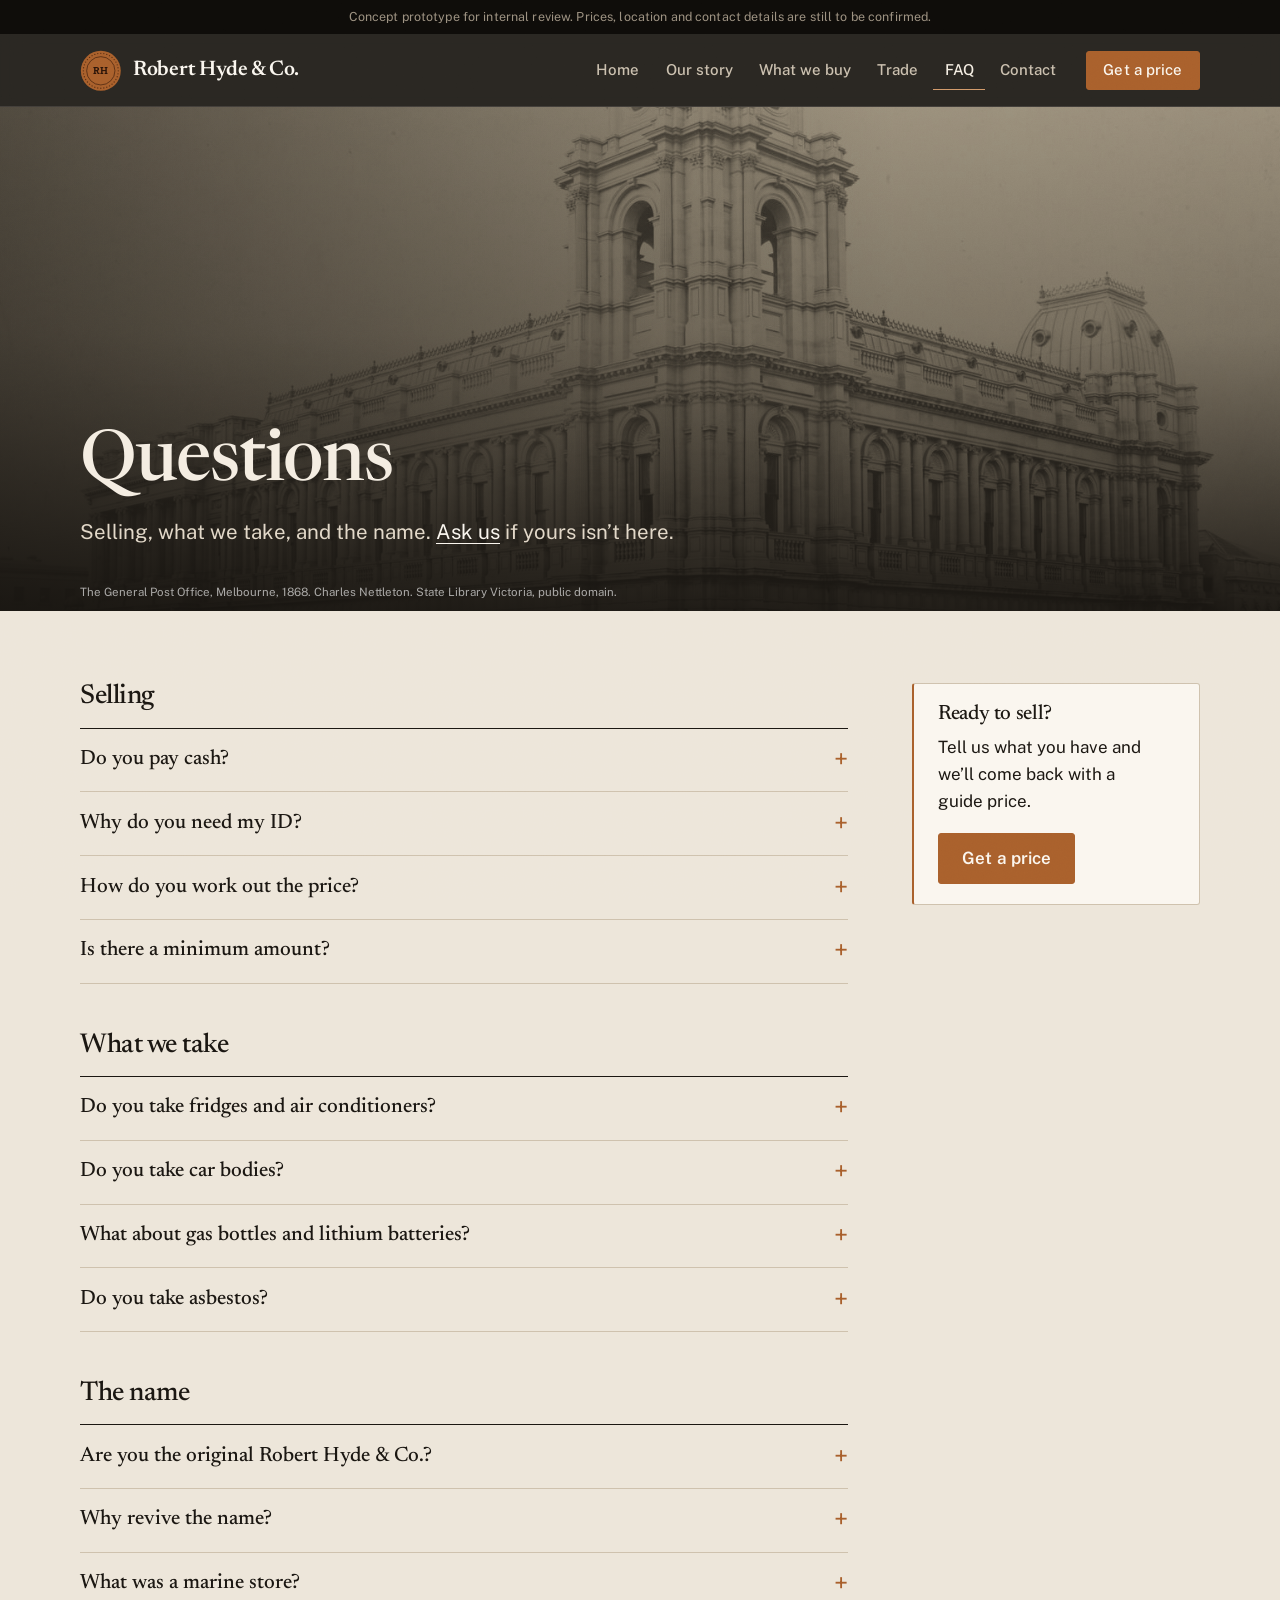
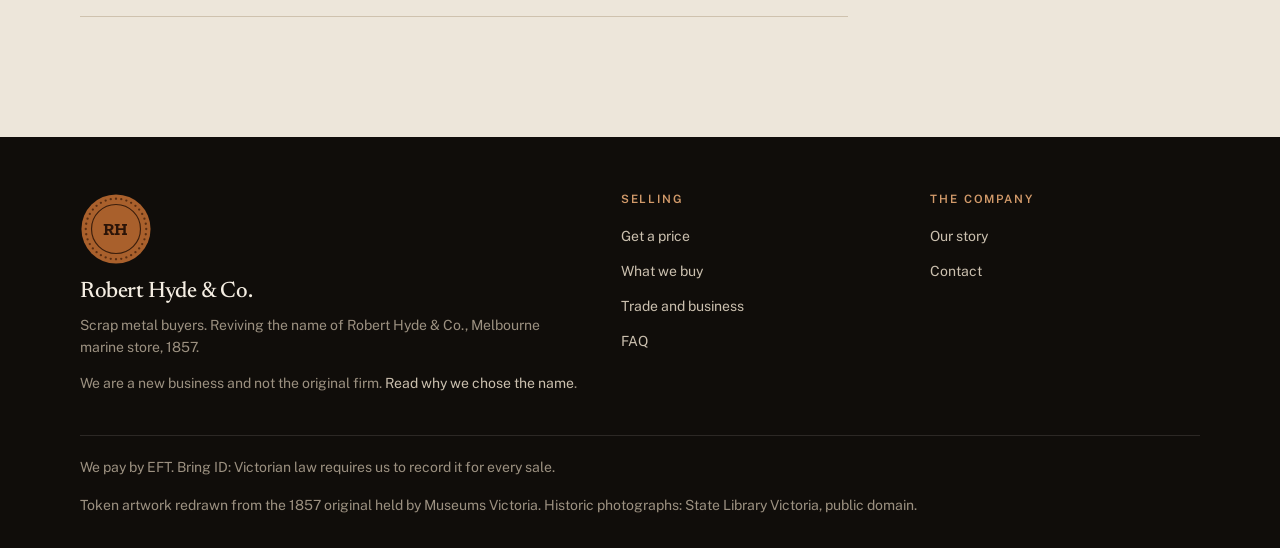
<file: faq.html>
<!doctype html>
<html lang="en-AU">
<head>
<meta charset="utf-8">
<meta name="viewport" content="width=device-width,initial-scale=1">
<title>FAQ | Robert Hyde &amp; Co.</title>
<meta name="description" content="Answers on selling scrap metal in Victoria: ID, EFT payment, pricing, what we take, and the Robert Hyde &amp; Co. name.">
<link rel="canonical" href="https://roberthyde.com.au/faq.html">
<meta name="robots" content="noindex,nofollow">
<meta property="og:type" content="website">
<meta property="og:title" content="FAQ | Robert Hyde &amp; Co.">
<meta property="og:description" content="Answers on selling scrap metal in Victoria: ID, EFT payment, pricing, what we take, and the Robert Hyde &amp; Co. name.">
<meta property="og:image" content="assets/img/og.jpg">
<meta name="theme-color" content="#15120E">
<link rel="icon" href="assets/favicon.svg" type="image/svg+xml">
<link rel="preload" href="assets/fonts/newsreader-latin-opsz-normal.woff2" as="font" type="font/woff2" crossorigin>
<link rel="stylesheet" href="assets/site.css">
<script type="application/ld+json">{"@context":"https://schema.org","@type":"FAQPage","mainEntity":[{"@type":"Question","name":"Do you pay cash?","acceptedAnswer":{"@type":"Answer","text":"No. Victorian law bans cash payments for scrap metal, and we pay by EFT into your bank account."}},{"@type":"Question","name":"Why do you need my ID?","acceptedAnswer":{"@type":"Answer","text":"Victoria's scrap metal laws require us to record the seller's name, address and identification, with a description and the weight, for every purchase. A driver licence is easiest, but other ID can be accepted."}},{"@type":"Question","name":"How do you work out the price?","acceptedAnswer":{"@type":"Answer","text":"By metal type, grade and weight on the day. Prices follow the commodity markets, so we give you a guide price first and the final figure comes from the weighed load."}},{"@type":"Question","name":"Is there a minimum amount?","acceptedAnswer":{"@type":"Answer","text":"Not for drop-offs. For pickups it depends on the amount and how far away you are. We'll tell you when we call."}},{"@type":"Question","name":"Do you take fridges and air conditioners?","acceptedAnswer":{"@type":"Answer","text":"Yes. Fridges and freezers should be clean and empty with the pipes uncut, and the refrigerant is recovered by an ARC-licensed technician before the metal is processed. Air conditioners must be decommissioned and removed by an ARC-licensed technician first."}},{"@type":"Question","name":"Do you take car bodies?","acceptedAnswer":{"@type":"Answer","text":"Yes, with proof of ownership and clear access for a tilt tray."}},{"@type":"Question","name":"What about gas bottles and lithium batteries?","acceptedAnswer":{"@type":"Answer","text":"Ask us first. Both are fire risks in a metal load, so they're handled separately or not at all. Never put them in with other scrap."}},{"@type":"Question","name":"Do you take asbestos?","acceptedAnswer":{"@type":"Answer","text":"No. If we suspect asbestos, for example in an old caravan or shed panels, we won't load it until it has been cleared."}},{"@type":"Question","name":"Are you the original Robert Hyde & Co.?","acceptedAnswer":{"@type":"Answer","text":"No. The original was a Melbourne marine store dealer active from the 1850s to the 1870s. We're a new business that has taken up the name, and we don't claim its history as our own trading record."}},{"@type":"Question","name":"Why revive the name?","acceptedAnswer":{"@type":"Answer","text":"Because the trade is the same: buying old metal and sending it back into use. Hyde's left a clear record of that work in Melbourne, and the name had fallen out of use. The time machine on our story page tells it stop by stop."}},{"@type":"Question","name":"What was a marine store?","acceptedAnswer":{"@type":"Answer","text":"A colonial dealer in second-hand goods and scrap: rope and ships' stores, bottles, rags, bones and metal."}}]}</script>
</head>
<body class="">
<a class="skip" href="#main">Skip to content</a>
<div class="proto">Concept prototype for internal review. Prices, location and contact details are still to be confirmed.</div>
<header class="site-head">
  <div class="wrap head-in">
    <a class="brand" href="index.html"><svg class="token" viewBox="0 0 100 100" aria-hidden="true" focusable="false">
<circle class="face" cx="50" cy="50" r="48"/><circle class="bead" cx="92.00" cy="50.00" r="1.6"/><circle class="bead" cx="91.36" cy="57.29" r="1.6"/><circle class="bead" cx="89.47" cy="64.36" r="1.6"/><circle class="bead" cx="86.37" cy="71.00" r="1.6"/><circle class="bead" cx="82.17" cy="77.00" r="1.6"/><circle class="bead" cx="77.00" cy="82.17" r="1.6"/><circle class="bead" cx="71.00" cy="86.37" r="1.6"/><circle class="bead" cx="64.36" cy="89.47" r="1.6"/><circle class="bead" cx="57.29" cy="91.36" r="1.6"/><circle class="bead" cx="50.00" cy="92.00" r="1.6"/><circle class="bead" cx="42.71" cy="91.36" r="1.6"/><circle class="bead" cx="35.64" cy="89.47" r="1.6"/><circle class="bead" cx="29.00" cy="86.37" r="1.6"/><circle class="bead" cx="23.00" cy="82.17" r="1.6"/><circle class="bead" cx="17.83" cy="77.00" r="1.6"/><circle class="bead" cx="13.63" cy="71.00" r="1.6"/><circle class="bead" cx="10.53" cy="64.36" r="1.6"/><circle class="bead" cx="8.64" cy="57.29" r="1.6"/><circle class="bead" cx="8.00" cy="50.00" r="1.6"/><circle class="bead" cx="8.64" cy="42.71" r="1.6"/><circle class="bead" cx="10.53" cy="35.64" r="1.6"/><circle class="bead" cx="13.63" cy="29.00" r="1.6"/><circle class="bead" cx="17.83" cy="23.00" r="1.6"/><circle class="bead" cx="23.00" cy="17.83" r="1.6"/><circle class="bead" cx="29.00" cy="13.63" r="1.6"/><circle class="bead" cx="35.64" cy="10.53" r="1.6"/><circle class="bead" cx="42.71" cy="8.64" r="1.6"/><circle class="bead" cx="50.00" cy="8.00" r="1.6"/><circle class="bead" cx="57.29" cy="8.64" r="1.6"/><circle class="bead" cx="64.36" cy="10.53" r="1.6"/><circle class="bead" cx="71.00" cy="13.63" r="1.6"/><circle class="bead" cx="77.00" cy="17.83" r="1.6"/><circle class="bead" cx="82.17" cy="23.00" r="1.6"/><circle class="bead" cx="86.37" cy="29.00" r="1.6"/><circle class="bead" cx="89.47" cy="35.64" r="1.6"/><circle class="bead" cx="91.36" cy="42.71" r="1.6"/>
<circle class="line" cx="50" cy="50" r="34" stroke-width="1.6"/>
<text x="50" y="58" text-anchor="middle" font-size="25" letter-spacing=".5">RH</text>
</svg><b>Robert Hyde &amp; Co.</b></a>
    <button class="menu-btn" type="button" aria-expanded="false" aria-controls="site-nav">Menu</button>
    <nav class="nav" id="site-nav" aria-label="Main">
      <a href="index.html">Home</a><a href="story.html">Our story</a><a href="what-we-buy.html">What we buy</a><a href="trade.html">Trade</a><a href="faq.html" aria-current="page">FAQ</a><a href="contact.html">Contact</a>
      <a class="btn" href="sell.html">Get a price</a>
    </nav>
  </div>
</header>
<main id="main">

<header class="phero sepia">
  <img class="phero-bg" src="assets/img/gpo-1868.jpg" alt="" style="object-position:50% 40%">
  <div class="wrap phero-in">
    <h1>Questions</h1>
    <p class="lede">Selling, what we take, and the name. <a href="contact.html">Ask us</a> if yours isn&rsquo;t here.</p>
    
  </div>
  <p class="credit wrap">The General Post Office, Melbourne, 1868. Charles Nettleton. State Library Victoria, public domain.</p>
</header>
<div class="wrap band tight faq-wrap">
  <div><div class="faq-group"><h2>Selling</h2><div class="faq"><details><summary>Do you pay cash?</summary><div class="a"><p>No. Victorian law bans cash payments for scrap metal, and we pay by EFT into your bank account.</p></div></details><details><summary>Why do you need my ID?</summary><div class="a"><p>Victoria&#x27;s scrap metal laws require us to record the seller&#x27;s name, address and identification, with a description and the weight, for every purchase. A driver licence is easiest, but other ID can be accepted.</p></div></details><details><summary>How do you work out the price?</summary><div class="a"><p>By metal type, grade and weight on the day. Prices follow the commodity markets, so we give you a guide price first and the final figure comes from the weighed load.</p></div></details><details><summary>Is there a minimum amount?</summary><div class="a"><p>Not for drop-offs. For pickups it depends on the amount and how far away you are. We&#x27;ll tell you when we call.</p></div></details></div></div><div class="faq-group"><h2>What we take</h2><div class="faq"><details><summary>Do you take fridges and air conditioners?</summary><div class="a"><p>Yes. Fridges and freezers should be clean and empty with the pipes uncut, and the refrigerant is recovered by an ARC-licensed technician before the metal is processed. Air conditioners must be decommissioned and removed by an ARC-licensed technician first.</p></div></details><details><summary>Do you take car bodies?</summary><div class="a"><p>Yes, with proof of ownership and clear access for a tilt tray.</p></div></details><details><summary>What about gas bottles and lithium batteries?</summary><div class="a"><p>Ask us first. Both are fire risks in a metal load, so they&#x27;re handled separately or not at all. Never put them in with other scrap.</p></div></details><details><summary>Do you take asbestos?</summary><div class="a"><p>No. If we suspect asbestos, for example in an old caravan or shed panels, we won&#x27;t load it until it has been cleared.</p></div></details></div></div><div class="faq-group"><h2>The name</h2><div class="faq"><details><summary>Are you the original Robert Hyde &amp; Co.?</summary><div class="a"><p>No. The original was a Melbourne marine store dealer active from the 1850s to the 1870s. We&#x27;re a new business that has taken up the name, and we don&#x27;t claim its history as our own trading record.</p></div></details><details><summary>Why revive the name?</summary><div class="a"><p>Because the trade is the same: buying old metal and sending it back into use. Hyde&#x27;s left a clear record of that work in Melbourne, and the name had fallen out of use. The time machine on our story page tells it stop by stop.</p></div></details><details><summary>What was a marine store?</summary><div class="a"><p>A colonial dealer in second-hand goods and scrap: rope and ships&#x27; stores, bottles, rags, bones and metal.</p></div></details></div></div></div>
  <aside class="aside" aria-label="Selling scrap">
    <div class="callout"><h2 style="font-size:var(--step-1);margin-bottom:.5rem">Ready to sell?</h2><p>Tell us what you have and we&rsquo;ll come back with a guide price.</p><p style="margin-top:1rem"><a class="btn" href="sell.html">Get a price</a></p></div>
  </aside>
</div>

</main>
<footer class="site-foot">
  <div class="wrap">
    <div class="foot-grid">
      <div>
        <svg class="token" viewBox="0 0 100 100" aria-hidden="true" focusable="false">
<circle class="face" cx="50" cy="50" r="48"/><circle class="bead" cx="92.00" cy="50.00" r="1.6"/><circle class="bead" cx="91.36" cy="57.29" r="1.6"/><circle class="bead" cx="89.47" cy="64.36" r="1.6"/><circle class="bead" cx="86.37" cy="71.00" r="1.6"/><circle class="bead" cx="82.17" cy="77.00" r="1.6"/><circle class="bead" cx="77.00" cy="82.17" r="1.6"/><circle class="bead" cx="71.00" cy="86.37" r="1.6"/><circle class="bead" cx="64.36" cy="89.47" r="1.6"/><circle class="bead" cx="57.29" cy="91.36" r="1.6"/><circle class="bead" cx="50.00" cy="92.00" r="1.6"/><circle class="bead" cx="42.71" cy="91.36" r="1.6"/><circle class="bead" cx="35.64" cy="89.47" r="1.6"/><circle class="bead" cx="29.00" cy="86.37" r="1.6"/><circle class="bead" cx="23.00" cy="82.17" r="1.6"/><circle class="bead" cx="17.83" cy="77.00" r="1.6"/><circle class="bead" cx="13.63" cy="71.00" r="1.6"/><circle class="bead" cx="10.53" cy="64.36" r="1.6"/><circle class="bead" cx="8.64" cy="57.29" r="1.6"/><circle class="bead" cx="8.00" cy="50.00" r="1.6"/><circle class="bead" cx="8.64" cy="42.71" r="1.6"/><circle class="bead" cx="10.53" cy="35.64" r="1.6"/><circle class="bead" cx="13.63" cy="29.00" r="1.6"/><circle class="bead" cx="17.83" cy="23.00" r="1.6"/><circle class="bead" cx="23.00" cy="17.83" r="1.6"/><circle class="bead" cx="29.00" cy="13.63" r="1.6"/><circle class="bead" cx="35.64" cy="10.53" r="1.6"/><circle class="bead" cx="42.71" cy="8.64" r="1.6"/><circle class="bead" cx="50.00" cy="8.00" r="1.6"/><circle class="bead" cx="57.29" cy="8.64" r="1.6"/><circle class="bead" cx="64.36" cy="10.53" r="1.6"/><circle class="bead" cx="71.00" cy="13.63" r="1.6"/><circle class="bead" cx="77.00" cy="17.83" r="1.6"/><circle class="bead" cx="82.17" cy="23.00" r="1.6"/><circle class="bead" cx="86.37" cy="29.00" r="1.6"/><circle class="bead" cx="89.47" cy="35.64" r="1.6"/><circle class="bead" cx="91.36" cy="42.71" r="1.6"/>
<circle class="line" cx="50" cy="50" r="34" stroke-width="1.6"/>
<text x="50" y="58" text-anchor="middle" font-size="25" letter-spacing=".5">RH</text>
</svg>
        <h2>Robert Hyde &amp; Co.</h2>
        <p>Scrap metal buyers. Reviving the name of Robert Hyde &amp; Co., Melbourne marine store, 1857.</p>
        <p class="small">We are a new business and not the original firm. <a href="story.html#today">Read why we chose the name</a>.</p>
      </div>
      <div>
        <h3>Selling</h3>
        <ul>
          <li><a href="sell.html">Get a price</a></li>
          <li><a href="what-we-buy.html">What we buy</a></li>
          <li><a href="trade.html">Trade and business</a></li>
          <li><a href="faq.html">FAQ</a></li>
        </ul>
      </div>
      <div>
        <h3>The company</h3>
        <ul>
          <li><a href="story.html">Our story</a></li>
          <li><a href="contact.html">Contact</a></li>
        </ul>
      </div>
    </div>
    <div class="foot-base">
      <span>We pay by EFT. Bring ID: Victorian law requires us to record it for every sale.</span>
      <span>Token artwork redrawn from the 1857 original held by Museums Victoria. Historic photographs: State Library Victoria, public domain.</span>
    </div>
  </div>
</footer>

<script src="assets/site.js" defer></script>

</body>
</html>
</file>
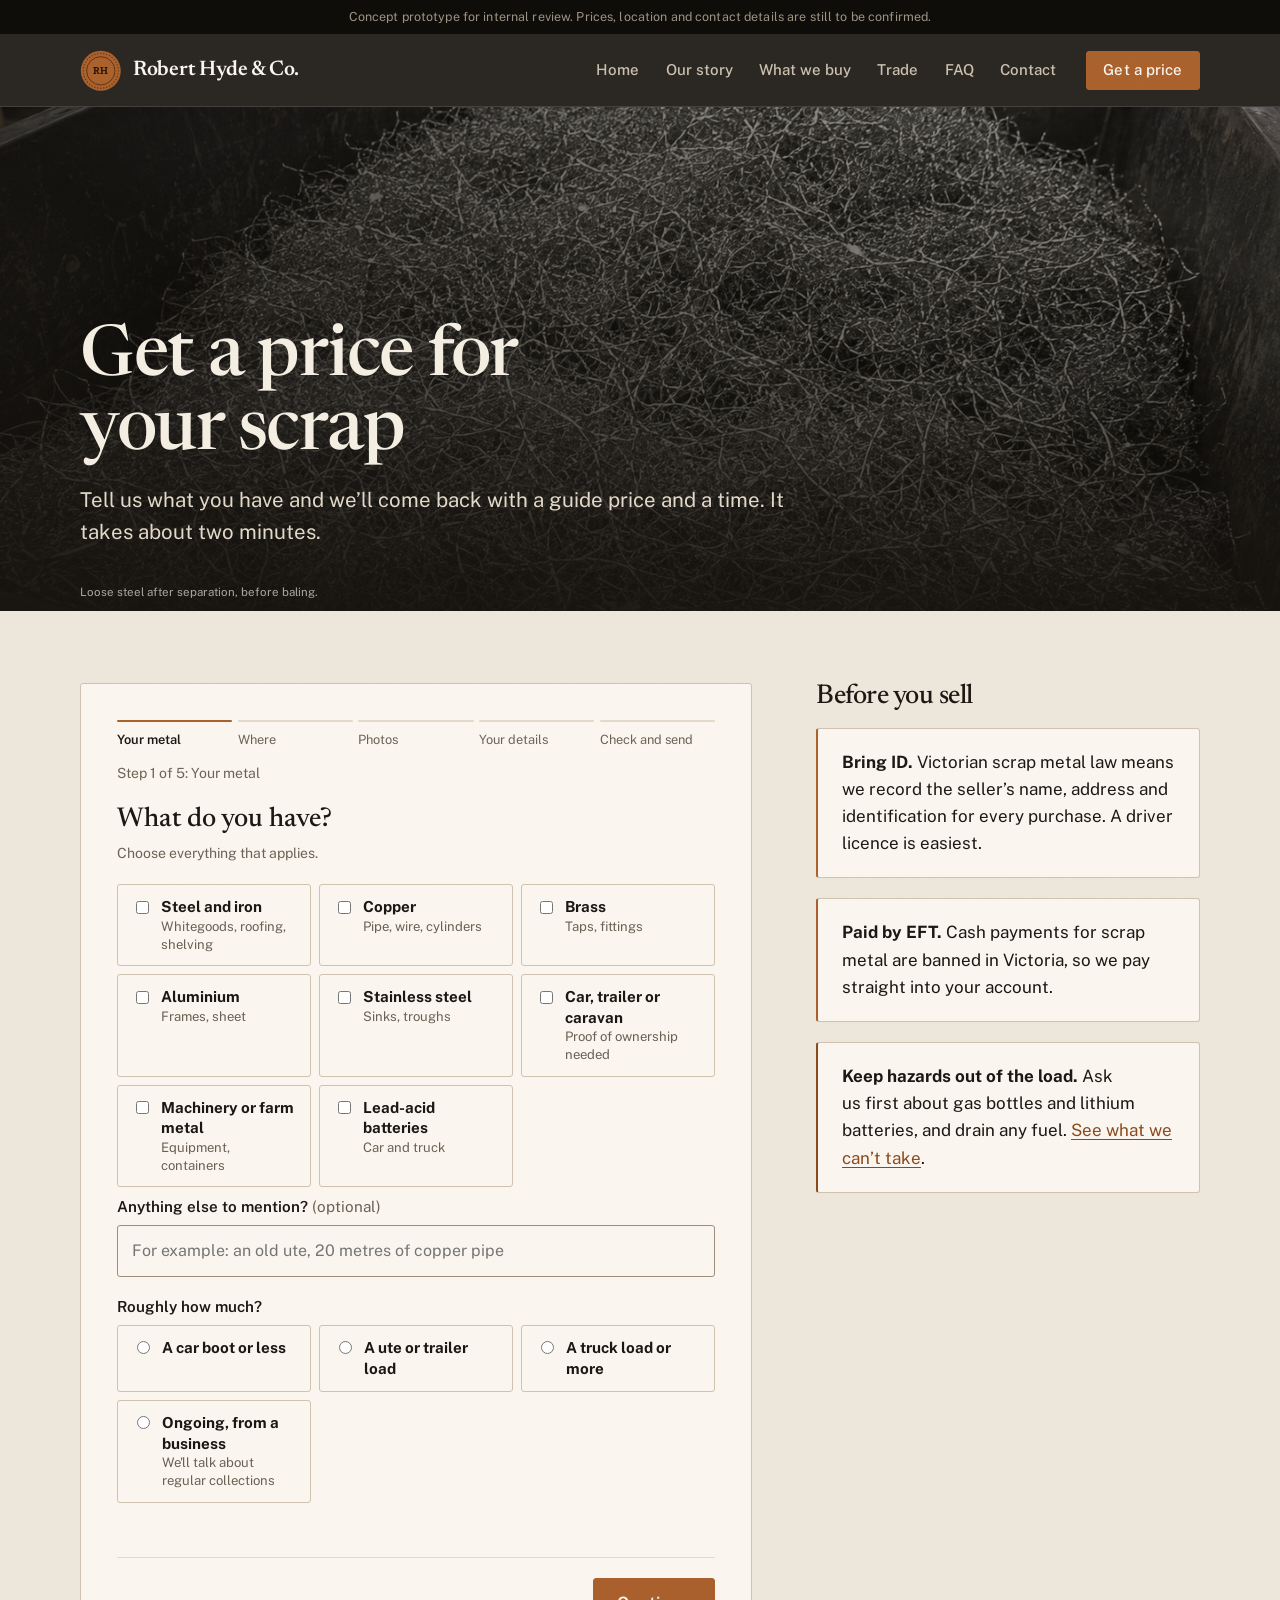
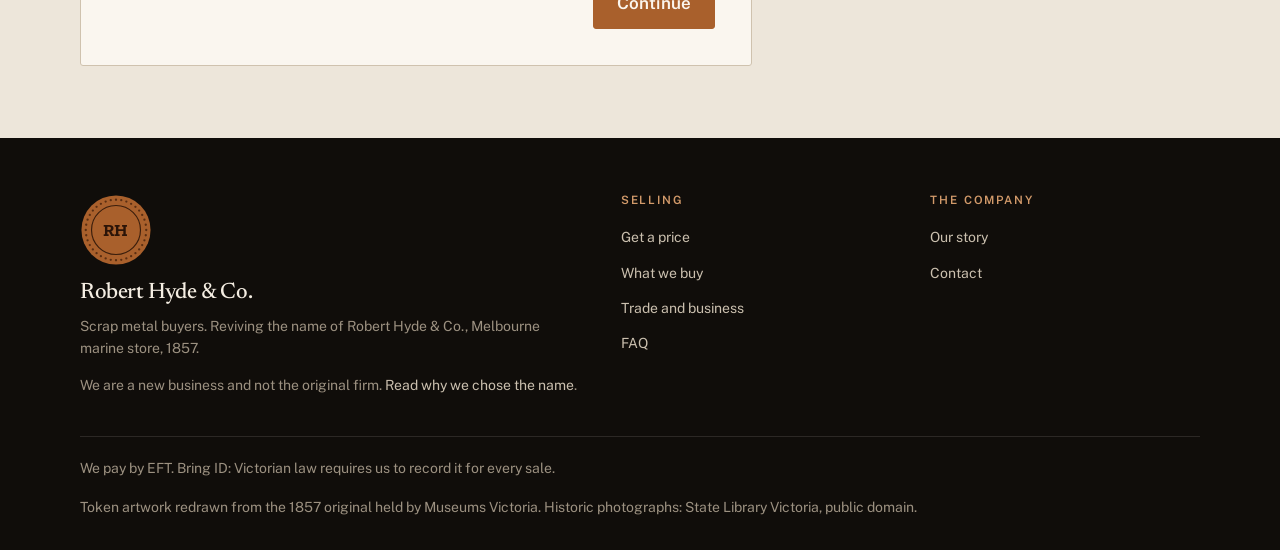
<file: sell.html>
<!doctype html>
<html lang="en-AU">
<head>
<meta charset="utf-8">
<meta name="viewport" content="width=device-width,initial-scale=1">
<title>Get a price | Robert Hyde &amp; Co.</title>
<meta name="description" content="Tell us what scrap metal you have and get a guide price and a pickup or drop-off time. Bring ID; paid by EFT.">
<link rel="canonical" href="https://roberthyde.com.au/sell.html">
<meta name="robots" content="noindex,nofollow">
<meta property="og:type" content="website">
<meta property="og:title" content="Get a price | Robert Hyde &amp; Co.">
<meta property="og:description" content="Tell us what scrap metal you have and get a guide price and a pickup or drop-off time. Bring ID; paid by EFT.">
<meta property="og:image" content="assets/img/og.jpg">
<meta name="theme-color" content="#15120E">
<link rel="icon" href="assets/favicon.svg" type="image/svg+xml">
<link rel="preload" href="assets/fonts/newsreader-latin-opsz-normal.woff2" as="font" type="font/woff2" crossorigin>
<link rel="stylesheet" href="assets/site.css">

</head>
<body class="">
<a class="skip" href="#main">Skip to content</a>
<div class="proto">Concept prototype for internal review. Prices, location and contact details are still to be confirmed.</div>
<header class="site-head">
  <div class="wrap head-in">
    <a class="brand" href="index.html"><svg class="token" viewBox="0 0 100 100" aria-hidden="true" focusable="false">
<circle class="face" cx="50" cy="50" r="48"/><circle class="bead" cx="92.00" cy="50.00" r="1.6"/><circle class="bead" cx="91.36" cy="57.29" r="1.6"/><circle class="bead" cx="89.47" cy="64.36" r="1.6"/><circle class="bead" cx="86.37" cy="71.00" r="1.6"/><circle class="bead" cx="82.17" cy="77.00" r="1.6"/><circle class="bead" cx="77.00" cy="82.17" r="1.6"/><circle class="bead" cx="71.00" cy="86.37" r="1.6"/><circle class="bead" cx="64.36" cy="89.47" r="1.6"/><circle class="bead" cx="57.29" cy="91.36" r="1.6"/><circle class="bead" cx="50.00" cy="92.00" r="1.6"/><circle class="bead" cx="42.71" cy="91.36" r="1.6"/><circle class="bead" cx="35.64" cy="89.47" r="1.6"/><circle class="bead" cx="29.00" cy="86.37" r="1.6"/><circle class="bead" cx="23.00" cy="82.17" r="1.6"/><circle class="bead" cx="17.83" cy="77.00" r="1.6"/><circle class="bead" cx="13.63" cy="71.00" r="1.6"/><circle class="bead" cx="10.53" cy="64.36" r="1.6"/><circle class="bead" cx="8.64" cy="57.29" r="1.6"/><circle class="bead" cx="8.00" cy="50.00" r="1.6"/><circle class="bead" cx="8.64" cy="42.71" r="1.6"/><circle class="bead" cx="10.53" cy="35.64" r="1.6"/><circle class="bead" cx="13.63" cy="29.00" r="1.6"/><circle class="bead" cx="17.83" cy="23.00" r="1.6"/><circle class="bead" cx="23.00" cy="17.83" r="1.6"/><circle class="bead" cx="29.00" cy="13.63" r="1.6"/><circle class="bead" cx="35.64" cy="10.53" r="1.6"/><circle class="bead" cx="42.71" cy="8.64" r="1.6"/><circle class="bead" cx="50.00" cy="8.00" r="1.6"/><circle class="bead" cx="57.29" cy="8.64" r="1.6"/><circle class="bead" cx="64.36" cy="10.53" r="1.6"/><circle class="bead" cx="71.00" cy="13.63" r="1.6"/><circle class="bead" cx="77.00" cy="17.83" r="1.6"/><circle class="bead" cx="82.17" cy="23.00" r="1.6"/><circle class="bead" cx="86.37" cy="29.00" r="1.6"/><circle class="bead" cx="89.47" cy="35.64" r="1.6"/><circle class="bead" cx="91.36" cy="42.71" r="1.6"/>
<circle class="line" cx="50" cy="50" r="34" stroke-width="1.6"/>
<text x="50" y="58" text-anchor="middle" font-size="25" letter-spacing=".5">RH</text>
</svg><b>Robert Hyde &amp; Co.</b></a>
    <button class="menu-btn" type="button" aria-expanded="false" aria-controls="site-nav">Menu</button>
    <nav class="nav" id="site-nav" aria-label="Main">
      <a href="index.html">Home</a><a href="story.html">Our story</a><a href="what-we-buy.html">What we buy</a><a href="trade.html">Trade</a><a href="faq.html">FAQ</a><a href="contact.html">Contact</a>
      <a class="btn" href="sell.html">Get a price</a>
    </nav>
  </div>
</header>
<main id="main">

<header class="phero colour">
  <img class="phero-bg" src="assets/img/loose-steel.jpg" alt="" style="object-position:50% 50%">
  <div class="wrap phero-in">
    <h1>Get a price for your scrap</h1>
    <p class="lede">Tell us what you have and we&rsquo;ll come back with a guide price and a time. It takes about two minutes.</p>
    
  </div>
  <p class="credit wrap">Loose steel after separation, before baling.</p>
</header>
<div class="wrap band tight">
  <div class="form-wrap">
    <div class="panel">
      <ol class="progress" aria-label="Progress">
        <li><span>Your metal</span></li><li><span>Where</span></li><li><span>Photos</span></li><li><span>Your details</span></li><li><span>Check and send</span></li>
      </ol>
      <p class="stepline" data-stepline aria-live="polite"></p>
      <form data-steps novalidate>
        <p class="restored" data-restored hidden>We&rsquo;ve kept what you entered last time.</p>
        <fieldset class="step">
          <legend>What do you have?</legend>
          <p class="hint">Choose everything that applies.</p>
          <div class="pick" data-min-one="materials" data-msg="Choose at least one type of metal."><label><input type="checkbox" name="materials" value="steel"><span><b>Steel and iron</b><small>Whitegoods, roofing, shelving</small></span></label><label><input type="checkbox" name="materials" value="copper"><span><b>Copper</b><small>Pipe, wire, cylinders</small></span></label><label><input type="checkbox" name="materials" value="brass"><span><b>Brass</b><small>Taps, fittings</small></span></label><label><input type="checkbox" name="materials" value="aluminium"><span><b>Aluminium</b><small>Frames, sheet</small></span></label><label><input type="checkbox" name="materials" value="stainless"><span><b>Stainless steel</b><small>Sinks, troughs</small></span></label><label><input type="checkbox" name="materials" value="vehicle"><span><b>Car, trailer or caravan</b><small>Proof of ownership needed</small></span></label><label><input type="checkbox" name="materials" value="farm"><span><b>Machinery or farm metal</b><small>Equipment, containers</small></span></label><label><input type="checkbox" name="materials" value="batteries"><span><b>Lead-acid batteries</b><small>Car and truck</small></span></label></div>
          <p class="err" id="materials-err" role="alert"></p>
          <div class="field">
            <label for="other">Anything else to mention? <span class="opt">(optional)</span></label>
            <input type="text" id="other" name="other" placeholder="For example: an old ute, 20 metres of copper pipe">
          </div>
          <div class="field">
            <span class="label" id="amount-l">Roughly how much?</span>
            <div class="pick" role="radiogroup" aria-labelledby="amount-l"><label><input type="radio" name="amount" value="boot" required data-msg="Choose how much you have."><span><b>A car boot or less</b></span></label><label><input type="radio" name="amount" value="ute"><span><b>A ute or trailer load</b></span></label><label><input type="radio" name="amount" value="truck"><span><b>A truck load or more</b></span></label><label><input type="radio" name="amount" value="ongoing"><span><b>Ongoing, from a business</b><small>We&#x27;ll talk about regular collections</small></span></label></div>
            <p class="err" id="amount-err" role="alert"></p>
          </div>
        </fieldset>

        <fieldset class="step" hidden>
          <legend>Pickup or drop-off?</legend>
          <p class="hint">Pickups depend on the amount and your area. We&rsquo;ll confirm when we call.</p>
          <div class="field">
            <div class="pick" role="radiogroup" aria-label="Pickup or drop-off"><label><input type="radio" name="method" value="pickup" required data-msg="Choose pickup or drop-off."><span><b>Pick it up from me</b><small>Truck depends on the load</small></span></label><label><input type="radio" name="method" value="dropoff"><span><b>I&#x27;ll drop it off</b><small>We&#x27;ll send the yard address</small></span></label></div>
            <p class="err" id="method-err" role="alert"></p>
          </div>
          <div class="row2">
            <div class="field"><label for="suburb">Suburb or town</label><input type="text" id="suburb" name="suburb" required autocomplete="address-level2" data-msg="Enter your suburb or town."><p class="err" id="suburb-err"></p></div>
            <div class="field"><label for="postcode">Postcode</label><input type="text" id="postcode" name="postcode" inputmode="numeric" maxlength="4" required data-postcode autocomplete="postal-code" data-msg="Enter your postcode."><p class="err" id="postcode-err"></p></div>
          </div>
          <div data-when="pickup" hidden>
            <div class="field"><label for="access">How do we get to it? <span class="opt">(optional)</span></label>
            <textarea id="access" name="access" placeholder="Driveway, backyard, upstairs, gate width, anything a truck needs to know"></textarea></div>
          </div>
        </fieldset>

        <fieldset class="step" hidden>
          <legend>Add some photos</legend>
          <p class="hint">Photos help us price it right first time. Up to six. You can skip this. Photos aren&rsquo;t saved if you leave the page.</p>
          <div class="field">
            <label for="photos">Choose photos <span class="opt">(optional)</span></label>
            <input type="file" id="photos" accept="image/*" multiple>
            <p class="small muted" data-photo-count aria-live="polite"></p>
            <div class="thumbs"></div>
          </div>
        </fieldset>

        <fieldset class="step" hidden>
          <legend>Your details</legend>
          <p class="hint">We&rsquo;ll call or text to confirm the price and a time.</p>
          <div class="field"><label for="name">Full name</label><input type="text" id="name" name="name" required autocomplete="name" data-msg="Enter your name."><p class="err" id="name-err"></p></div>
          <div class="row2">
            <div class="field"><label for="phone">Mobile</label><input type="tel" id="phone" name="phone" required autocomplete="tel" data-msg="Enter a mobile number so we can confirm."><p class="err" id="phone-err"></p></div>
            <div class="field"><label for="email">Email <span class="opt">(optional)</span></label><input type="email" id="email" name="email" autocomplete="email"><p class="err" id="email-err"></p></div>
          </div>
          <div class="field"><label for="notes">Best time to call, or anything else <span class="opt">(optional)</span></label><textarea id="notes" name="notes"></textarea></div>
          <label class="checkline"><input type="checkbox" name="idok" value="yes" required data-msg="Tick to confirm you can show ID."> I can show ID when the metal is weighed, and I&rsquo;m happy to be paid by EFT.</label>
          <p class="err" id="idok-err" role="alert"></p>
        </fieldset>

        <fieldset class="step" hidden>
          <legend>Check and send</legend>
          <p class="hint">Make sure this is right, then send it.</p>
          <dl class="review" data-review></dl>
          <p class="err" data-send-err role="alert"></p>
        </fieldset>

        <div class="form-nav">
          <button class="btn ghost" type="button" data-back hidden>Back</button>
          <span></span>
          <button class="btn" type="button" data-next>Continue</button>
          <button class="btn" type="submit" data-submit hidden>Send request</button>
        </div>
      </form>
      <div class="done-card" data-done hidden>
        <h2>Request sent. Thanks, <span data-done-name></span>.</h2>
        <p class="muted">Your reference</p>
        <p class="ref"></p>
        <p>We aim to call or text within one business day with a guide price and a time. Keep your reference handy.</p>
        <p class="callout warn small" data-done-proto>This is a prototype, so nothing was actually sent. In the live site this request goes straight to the team.</p>
        <div class="actions"><a class="btn ghost" href="what-we-buy.html">See what we buy</a><a class="btn ghost" href="index.html">Back to home</a></div>
      </div>
    </div>
    <aside class="aside" aria-labelledby="bring-h">
      <h2 id="bring-h">Before you sell</h2>
      <div class="callout"><p><b>Bring ID.</b> Victorian scrap metal law means we record the seller&rsquo;s name, address and identification for every purchase. A driver licence is easiest.</p></div>
      <div class="callout"><p><b>Paid by EFT.</b> Cash payments for scrap metal are banned in Victoria, so we pay straight into your account.</p></div>
      <div class="callout warn"><p><b>Keep hazards out of the load.</b> Ask us first about gas bottles and lithium batteries, and drain any fuel. <a href="what-we-buy.html">See what we can&rsquo;t take</a>.</p></div>
    </aside>
  </div>
</div>

</main>
<footer class="site-foot">
  <div class="wrap">
    <div class="foot-grid">
      <div>
        <svg class="token" viewBox="0 0 100 100" aria-hidden="true" focusable="false">
<circle class="face" cx="50" cy="50" r="48"/><circle class="bead" cx="92.00" cy="50.00" r="1.6"/><circle class="bead" cx="91.36" cy="57.29" r="1.6"/><circle class="bead" cx="89.47" cy="64.36" r="1.6"/><circle class="bead" cx="86.37" cy="71.00" r="1.6"/><circle class="bead" cx="82.17" cy="77.00" r="1.6"/><circle class="bead" cx="77.00" cy="82.17" r="1.6"/><circle class="bead" cx="71.00" cy="86.37" r="1.6"/><circle class="bead" cx="64.36" cy="89.47" r="1.6"/><circle class="bead" cx="57.29" cy="91.36" r="1.6"/><circle class="bead" cx="50.00" cy="92.00" r="1.6"/><circle class="bead" cx="42.71" cy="91.36" r="1.6"/><circle class="bead" cx="35.64" cy="89.47" r="1.6"/><circle class="bead" cx="29.00" cy="86.37" r="1.6"/><circle class="bead" cx="23.00" cy="82.17" r="1.6"/><circle class="bead" cx="17.83" cy="77.00" r="1.6"/><circle class="bead" cx="13.63" cy="71.00" r="1.6"/><circle class="bead" cx="10.53" cy="64.36" r="1.6"/><circle class="bead" cx="8.64" cy="57.29" r="1.6"/><circle class="bead" cx="8.00" cy="50.00" r="1.6"/><circle class="bead" cx="8.64" cy="42.71" r="1.6"/><circle class="bead" cx="10.53" cy="35.64" r="1.6"/><circle class="bead" cx="13.63" cy="29.00" r="1.6"/><circle class="bead" cx="17.83" cy="23.00" r="1.6"/><circle class="bead" cx="23.00" cy="17.83" r="1.6"/><circle class="bead" cx="29.00" cy="13.63" r="1.6"/><circle class="bead" cx="35.64" cy="10.53" r="1.6"/><circle class="bead" cx="42.71" cy="8.64" r="1.6"/><circle class="bead" cx="50.00" cy="8.00" r="1.6"/><circle class="bead" cx="57.29" cy="8.64" r="1.6"/><circle class="bead" cx="64.36" cy="10.53" r="1.6"/><circle class="bead" cx="71.00" cy="13.63" r="1.6"/><circle class="bead" cx="77.00" cy="17.83" r="1.6"/><circle class="bead" cx="82.17" cy="23.00" r="1.6"/><circle class="bead" cx="86.37" cy="29.00" r="1.6"/><circle class="bead" cx="89.47" cy="35.64" r="1.6"/><circle class="bead" cx="91.36" cy="42.71" r="1.6"/>
<circle class="line" cx="50" cy="50" r="34" stroke-width="1.6"/>
<text x="50" y="58" text-anchor="middle" font-size="25" letter-spacing=".5">RH</text>
</svg>
        <h2>Robert Hyde &amp; Co.</h2>
        <p>Scrap metal buyers. Reviving the name of Robert Hyde &amp; Co., Melbourne marine store, 1857.</p>
        <p class="small">We are a new business and not the original firm. <a href="story.html#today">Read why we chose the name</a>.</p>
      </div>
      <div>
        <h3>Selling</h3>
        <ul>
          <li><a href="sell.html">Get a price</a></li>
          <li><a href="what-we-buy.html">What we buy</a></li>
          <li><a href="trade.html">Trade and business</a></li>
          <li><a href="faq.html">FAQ</a></li>
        </ul>
      </div>
      <div>
        <h3>The company</h3>
        <ul>
          <li><a href="story.html">Our story</a></li>
          <li><a href="contact.html">Contact</a></li>
        </ul>
      </div>
    </div>
    <div class="foot-base">
      <span>We pay by EFT. Bring ID: Victorian law requires us to record it for every sale.</span>
      <span>Token artwork redrawn from the 1857 original held by Museums Victoria. Historic photographs: State Library Victoria, public domain.</span>
    </div>
  </div>
</footer>

<script src="assets/site.js" defer></script>

</body>
</html>
</file>
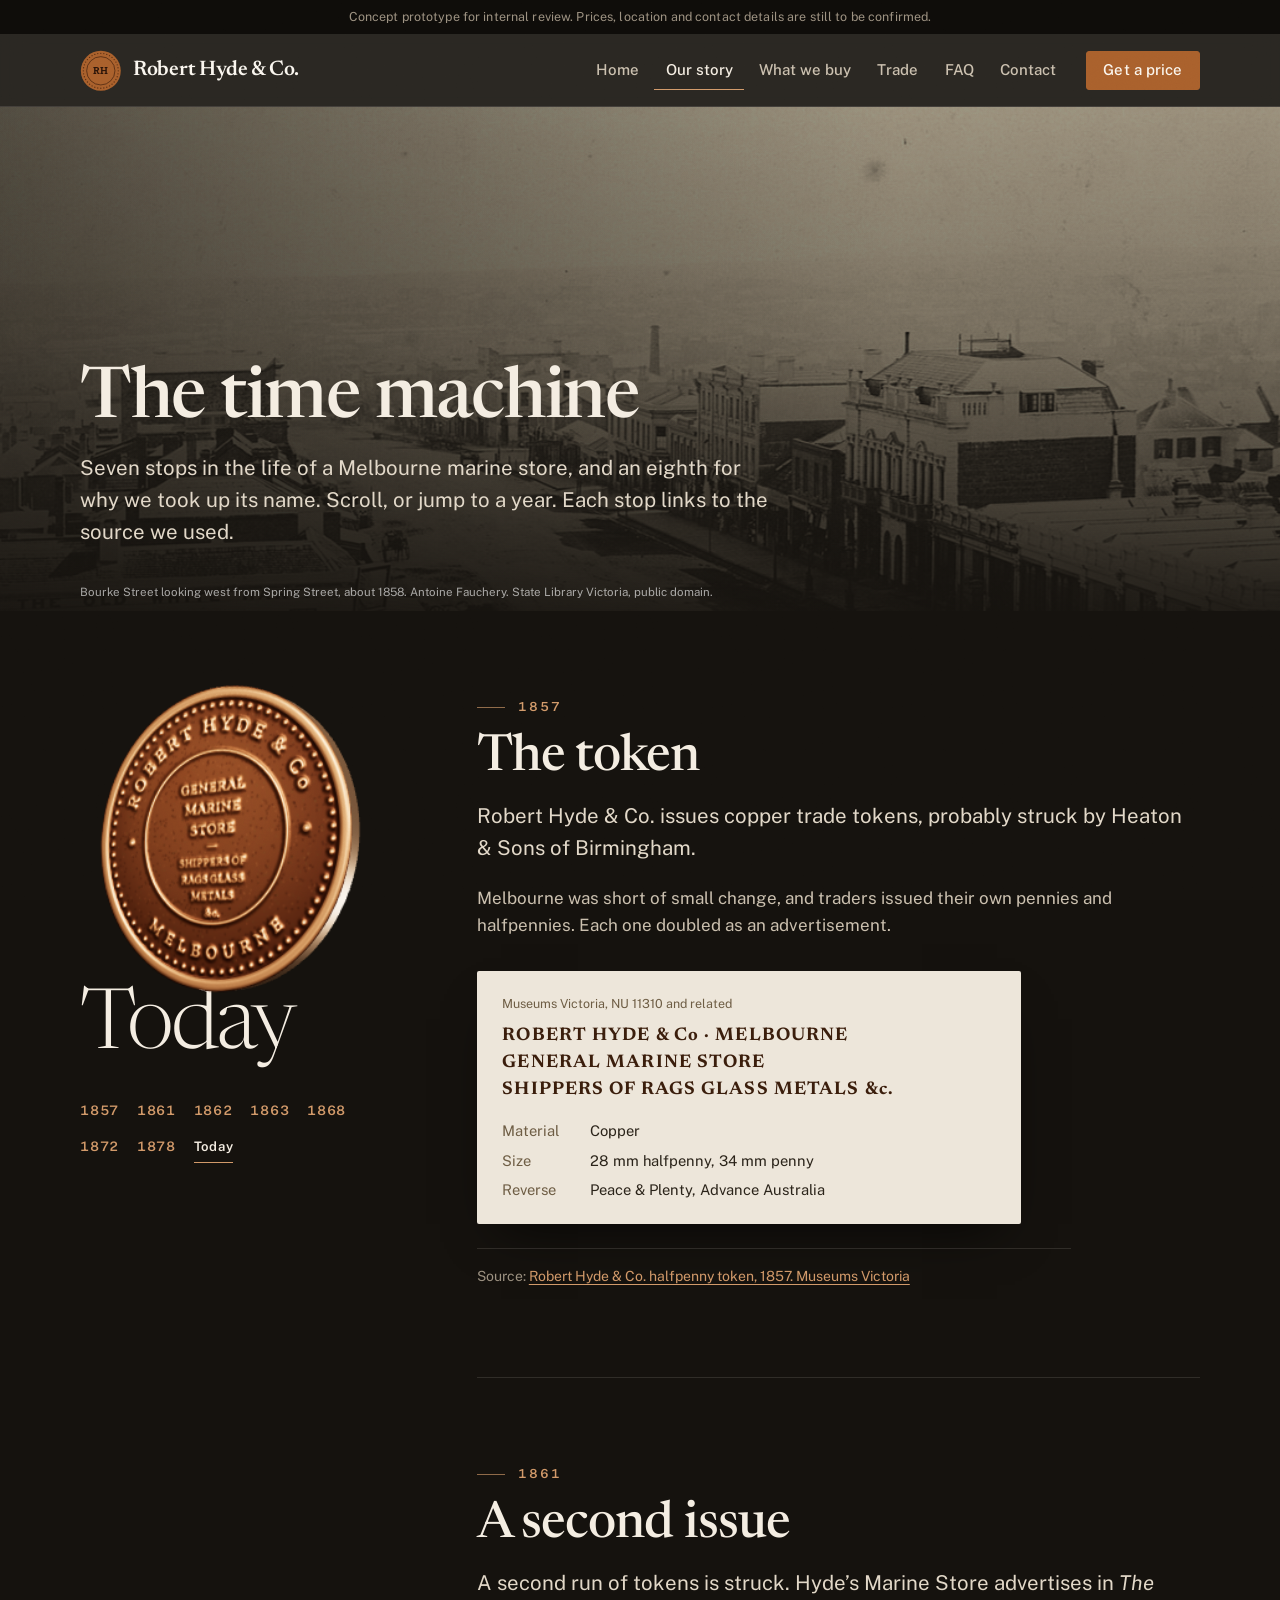
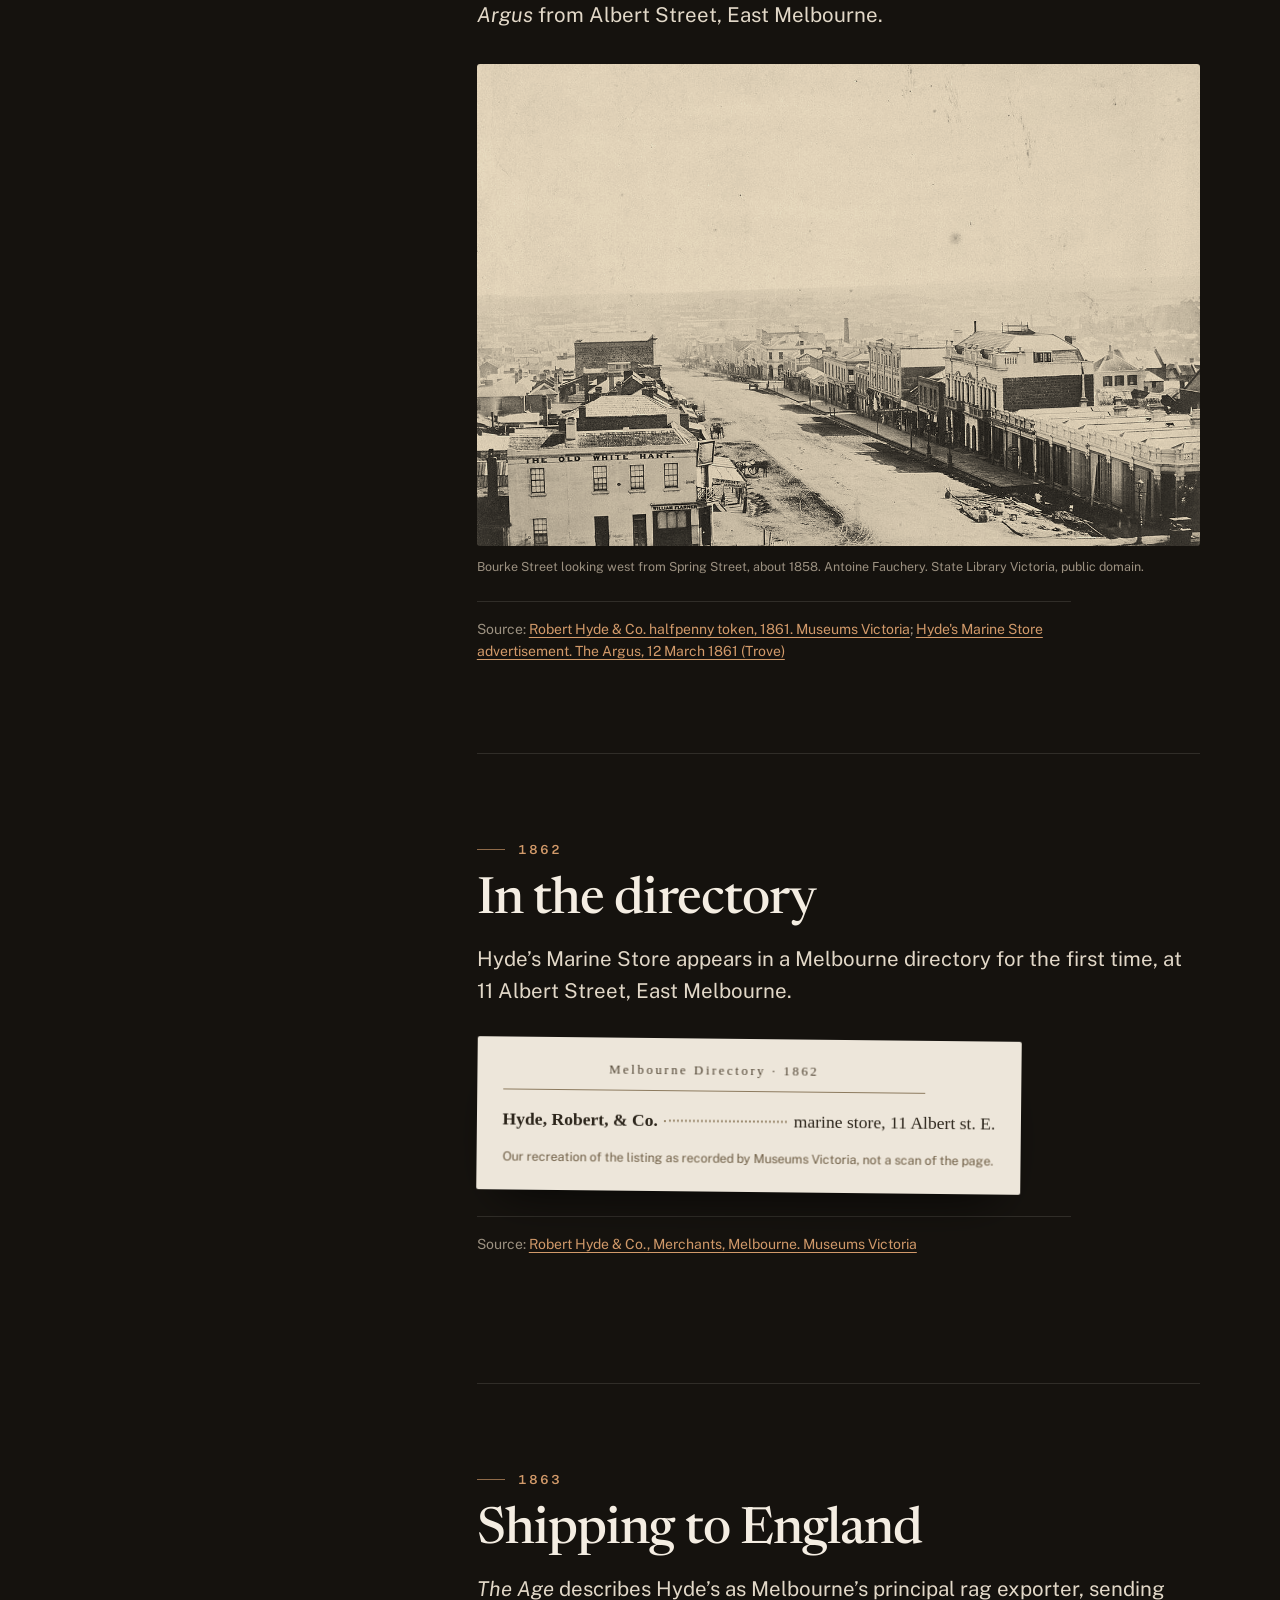
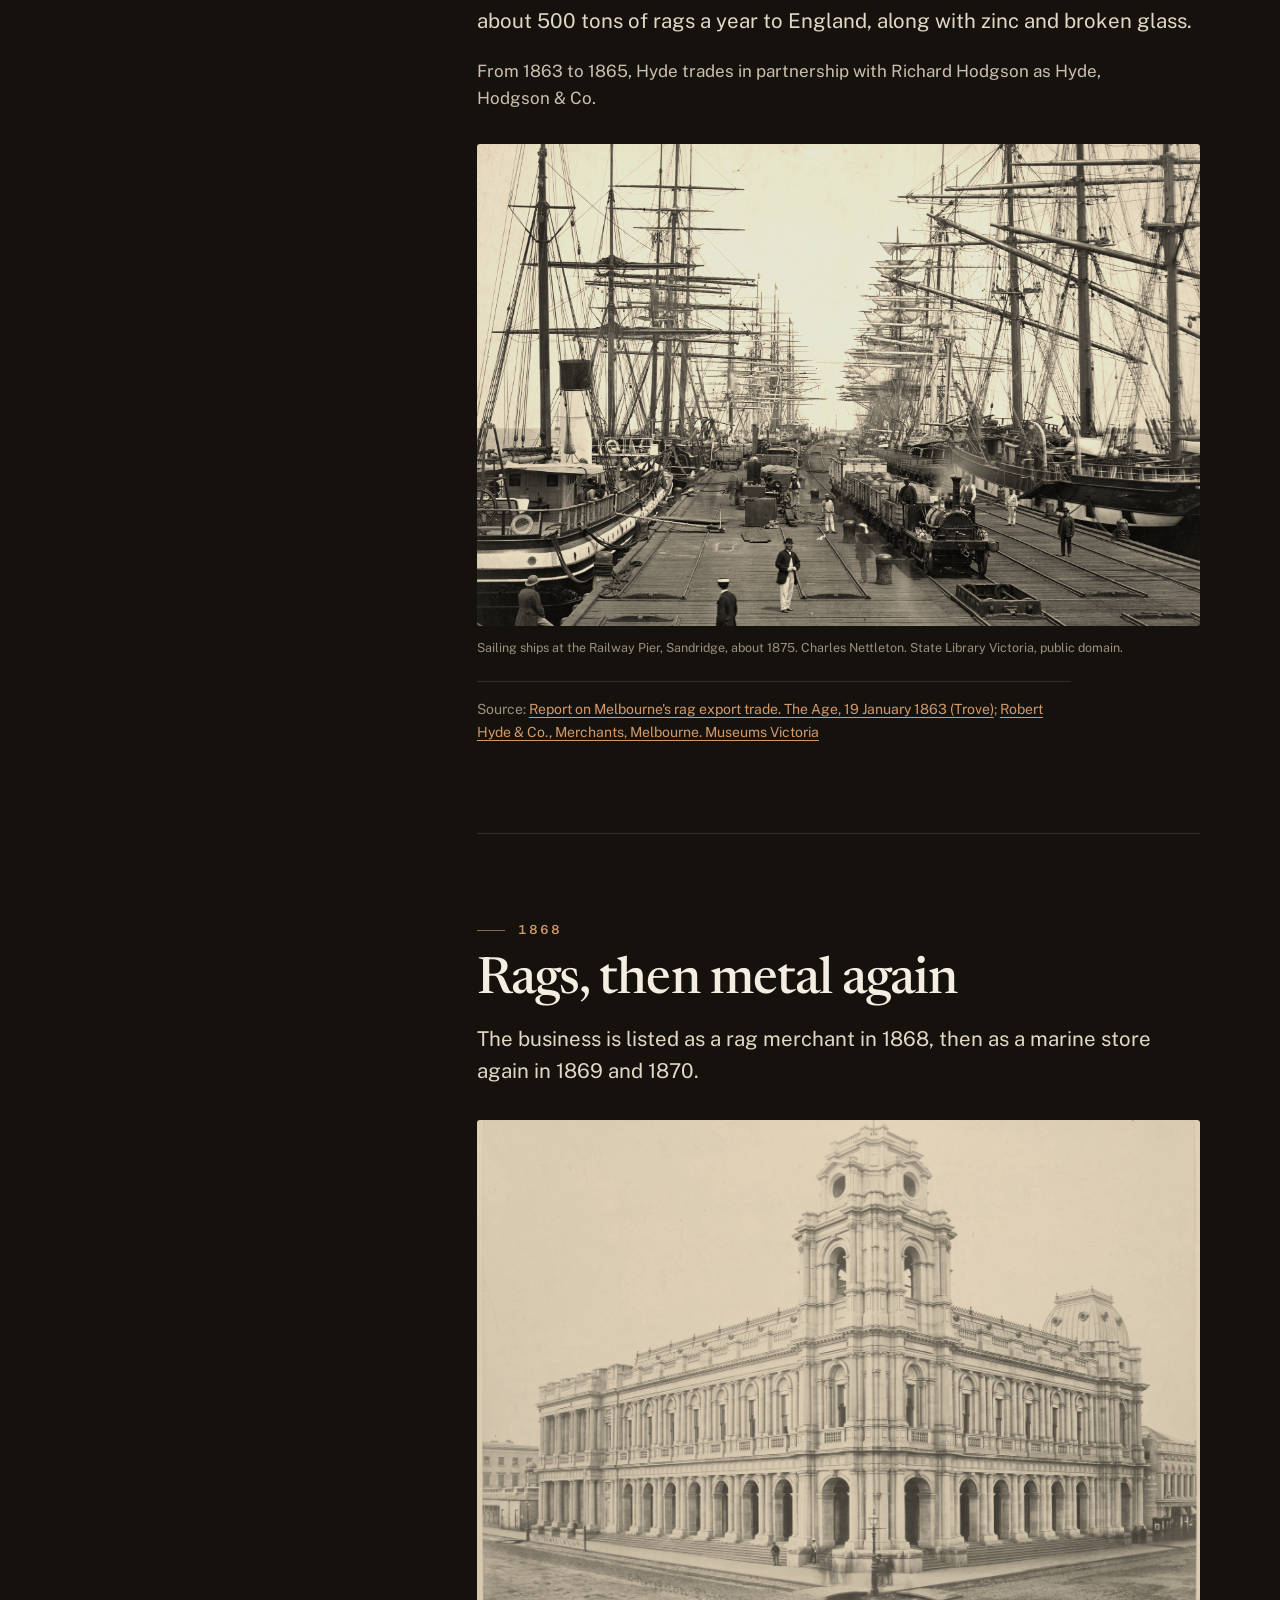
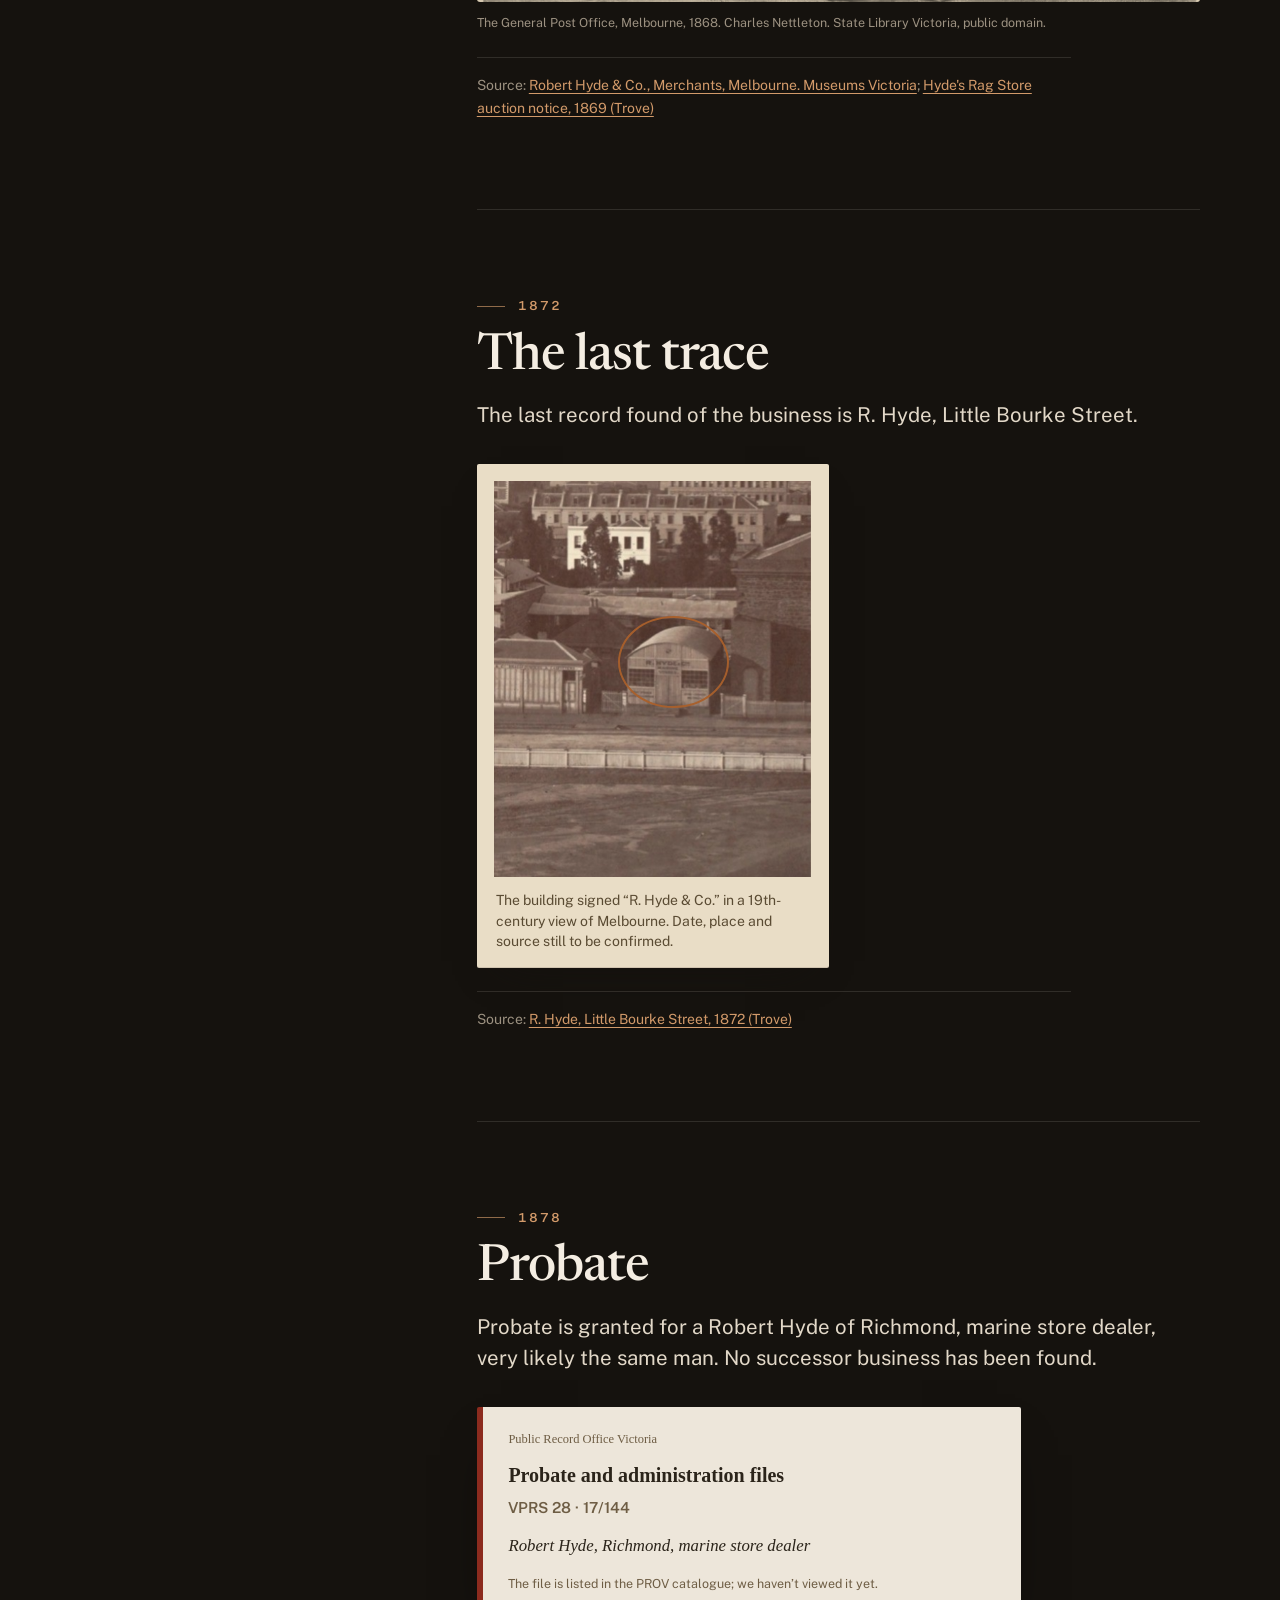
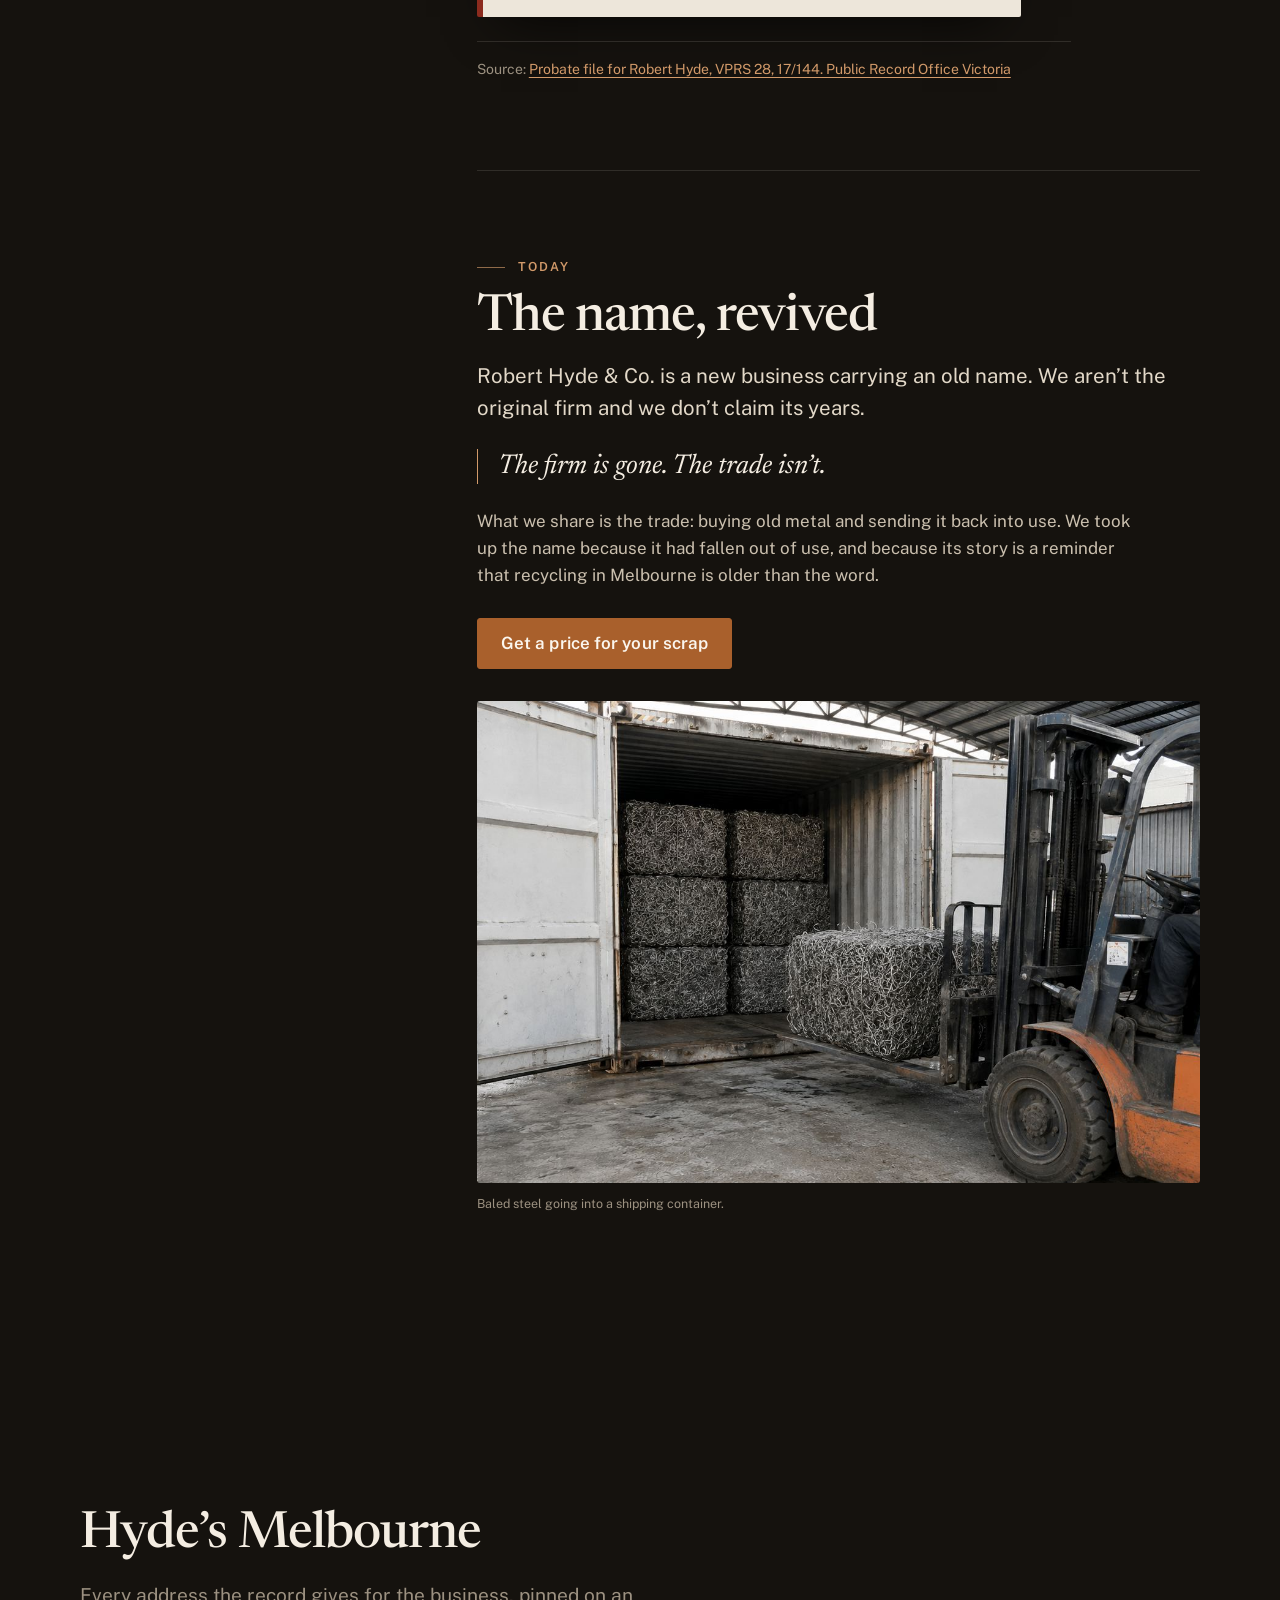
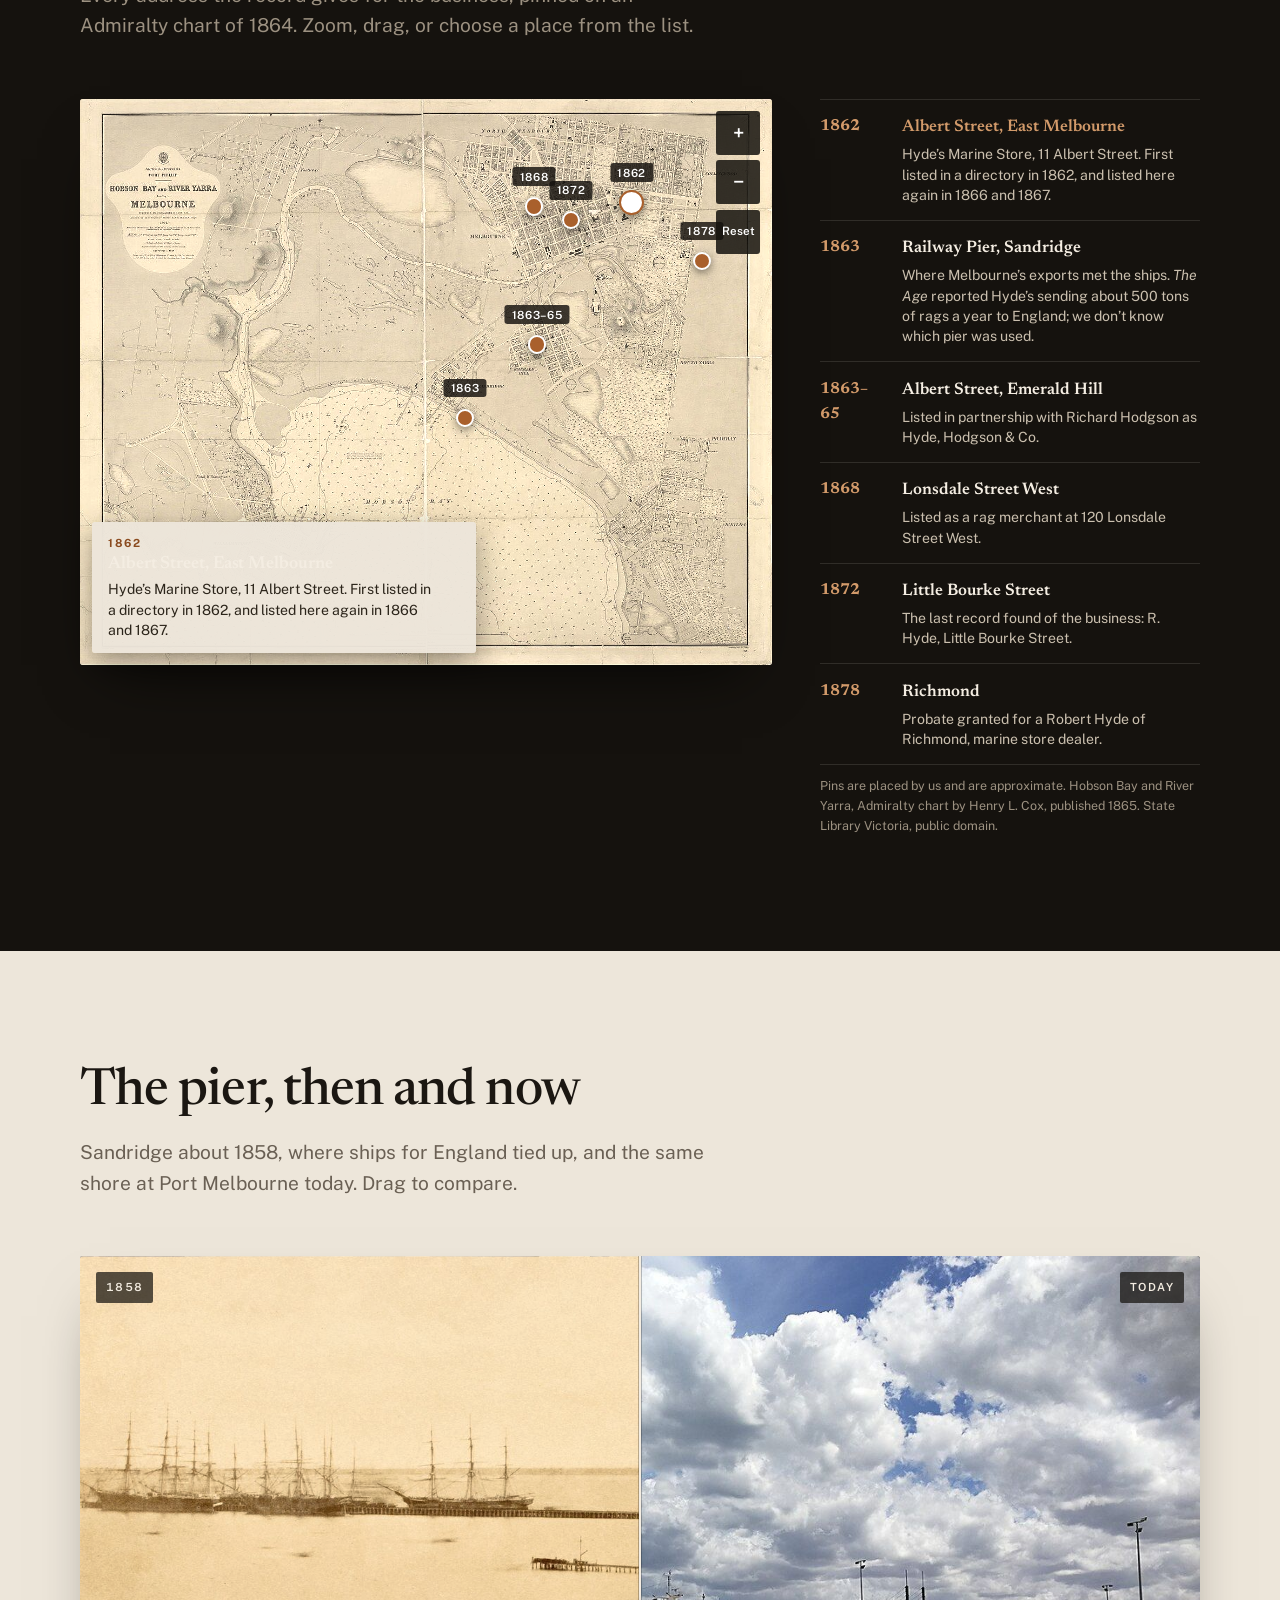
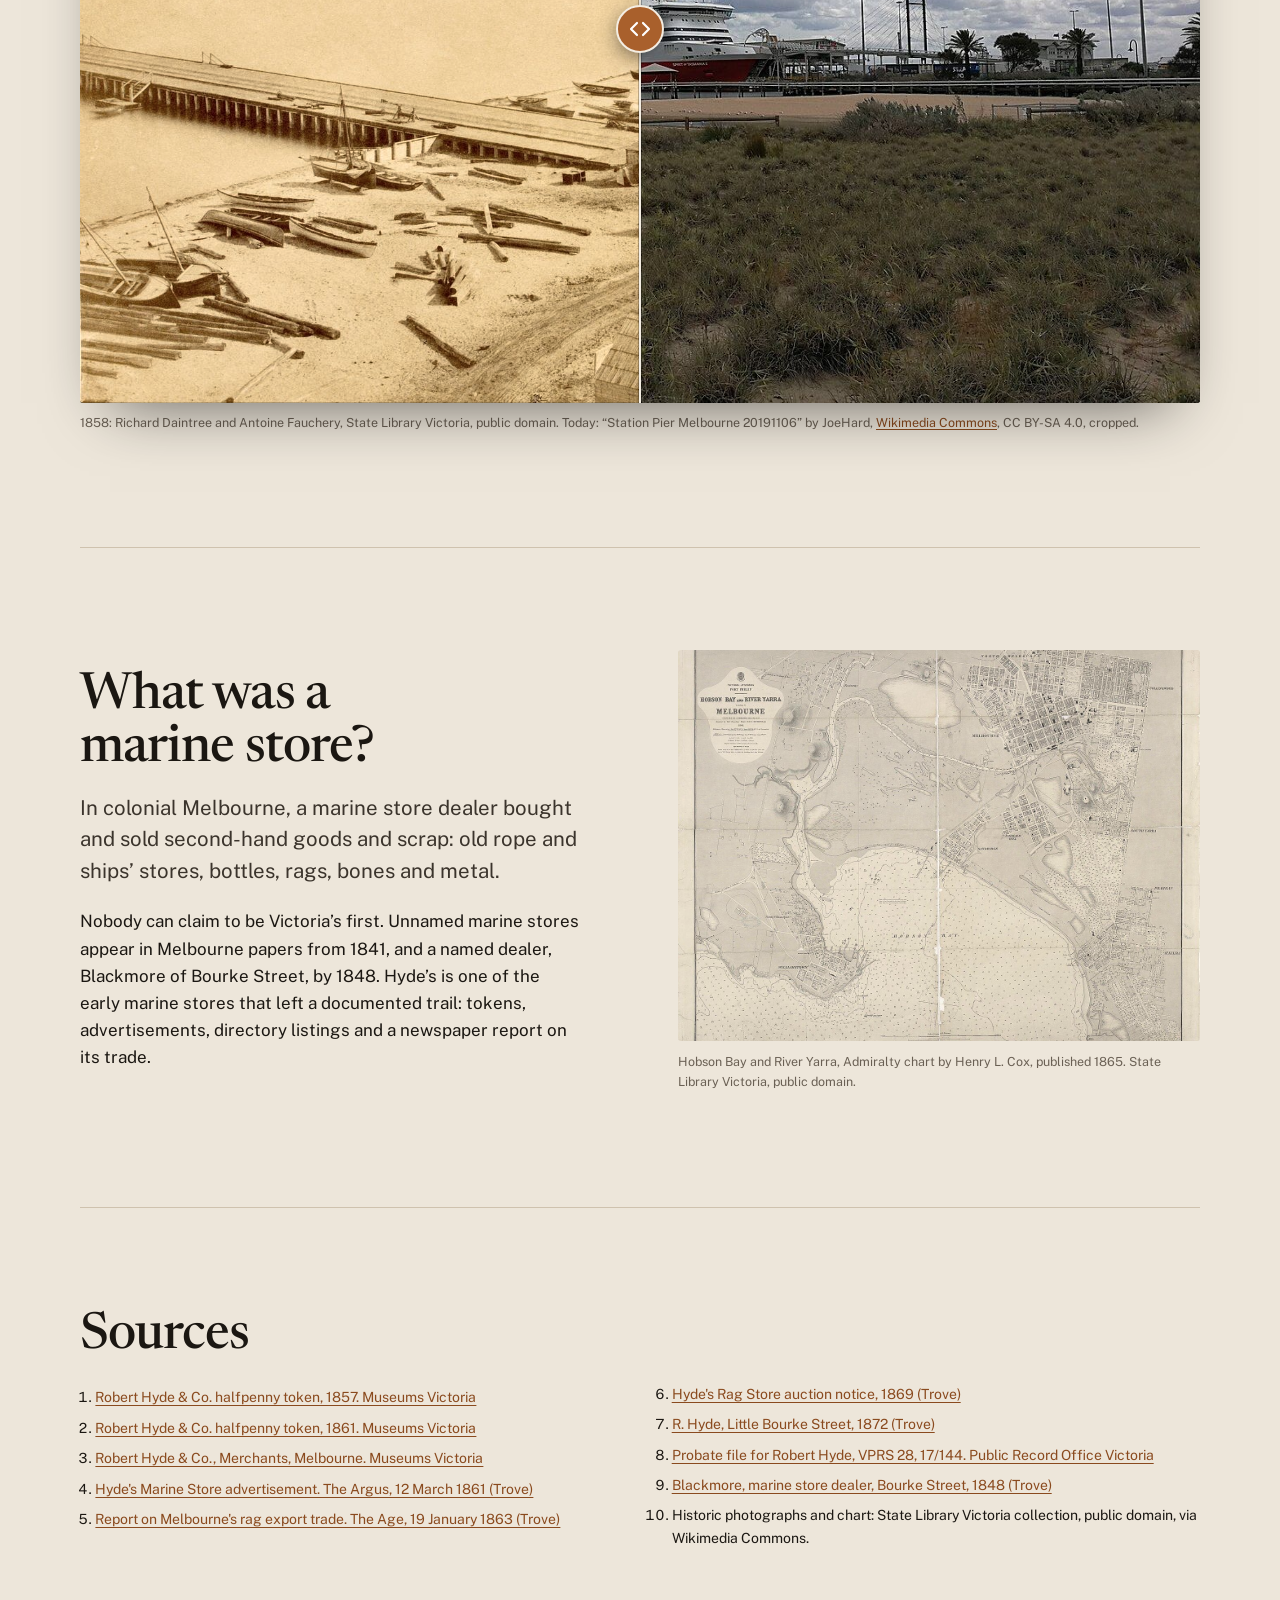
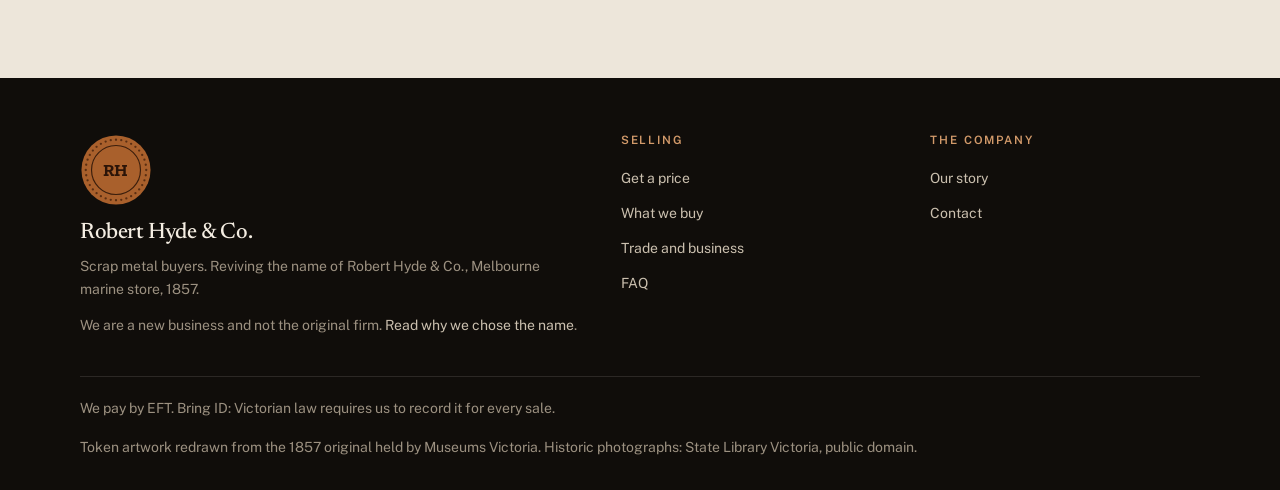
<file: story.html>
<!doctype html>
<html lang="en-AU">
<head>
<meta charset="utf-8">
<meta name="viewport" content="width=device-width,initial-scale=1">
<title>Our story | Robert Hyde &amp; Co.</title>
<meta name="description" content="The time machine: seven stops in the life of Robert Hyde &amp; Co., a Melbourne marine store from 1857, and why we took up its name.">
<link rel="canonical" href="https://roberthyde.com.au/story.html">
<meta name="robots" content="noindex,nofollow">
<meta property="og:type" content="website">
<meta property="og:title" content="Our story | Robert Hyde &amp; Co.">
<meta property="og:description" content="The time machine: seven stops in the life of Robert Hyde &amp; Co., a Melbourne marine store from 1857, and why we took up its name.">
<meta property="og:image" content="assets/img/og.jpg">
<meta name="theme-color" content="#15120E">
<link rel="icon" href="assets/favicon.svg" type="image/svg+xml">
<link rel="preload" href="assets/fonts/newsreader-latin-opsz-normal.woff2" as="font" type="font/woff2" crossorigin>
<link rel="stylesheet" href="assets/site.css">

</head>
<body class="">
<a class="skip" href="#main">Skip to content</a>
<div class="proto">Concept prototype for internal review. Prices, location and contact details are still to be confirmed.</div>
<header class="site-head">
  <div class="wrap head-in">
    <a class="brand" href="index.html"><svg class="token" viewBox="0 0 100 100" aria-hidden="true" focusable="false">
<circle class="face" cx="50" cy="50" r="48"/><circle class="bead" cx="92.00" cy="50.00" r="1.6"/><circle class="bead" cx="91.36" cy="57.29" r="1.6"/><circle class="bead" cx="89.47" cy="64.36" r="1.6"/><circle class="bead" cx="86.37" cy="71.00" r="1.6"/><circle class="bead" cx="82.17" cy="77.00" r="1.6"/><circle class="bead" cx="77.00" cy="82.17" r="1.6"/><circle class="bead" cx="71.00" cy="86.37" r="1.6"/><circle class="bead" cx="64.36" cy="89.47" r="1.6"/><circle class="bead" cx="57.29" cy="91.36" r="1.6"/><circle class="bead" cx="50.00" cy="92.00" r="1.6"/><circle class="bead" cx="42.71" cy="91.36" r="1.6"/><circle class="bead" cx="35.64" cy="89.47" r="1.6"/><circle class="bead" cx="29.00" cy="86.37" r="1.6"/><circle class="bead" cx="23.00" cy="82.17" r="1.6"/><circle class="bead" cx="17.83" cy="77.00" r="1.6"/><circle class="bead" cx="13.63" cy="71.00" r="1.6"/><circle class="bead" cx="10.53" cy="64.36" r="1.6"/><circle class="bead" cx="8.64" cy="57.29" r="1.6"/><circle class="bead" cx="8.00" cy="50.00" r="1.6"/><circle class="bead" cx="8.64" cy="42.71" r="1.6"/><circle class="bead" cx="10.53" cy="35.64" r="1.6"/><circle class="bead" cx="13.63" cy="29.00" r="1.6"/><circle class="bead" cx="17.83" cy="23.00" r="1.6"/><circle class="bead" cx="23.00" cy="17.83" r="1.6"/><circle class="bead" cx="29.00" cy="13.63" r="1.6"/><circle class="bead" cx="35.64" cy="10.53" r="1.6"/><circle class="bead" cx="42.71" cy="8.64" r="1.6"/><circle class="bead" cx="50.00" cy="8.00" r="1.6"/><circle class="bead" cx="57.29" cy="8.64" r="1.6"/><circle class="bead" cx="64.36" cy="10.53" r="1.6"/><circle class="bead" cx="71.00" cy="13.63" r="1.6"/><circle class="bead" cx="77.00" cy="17.83" r="1.6"/><circle class="bead" cx="82.17" cy="23.00" r="1.6"/><circle class="bead" cx="86.37" cy="29.00" r="1.6"/><circle class="bead" cx="89.47" cy="35.64" r="1.6"/><circle class="bead" cx="91.36" cy="42.71" r="1.6"/>
<circle class="line" cx="50" cy="50" r="34" stroke-width="1.6"/>
<text x="50" y="58" text-anchor="middle" font-size="25" letter-spacing=".5">RH</text>
</svg><b>Robert Hyde &amp; Co.</b></a>
    <button class="menu-btn" type="button" aria-expanded="false" aria-controls="site-nav">Menu</button>
    <nav class="nav" id="site-nav" aria-label="Main">
      <a href="index.html">Home</a><a href="story.html" aria-current="page">Our story</a><a href="what-we-buy.html">What we buy</a><a href="trade.html">Trade</a><a href="faq.html">FAQ</a><a href="contact.html">Contact</a>
      <a class="btn" href="sell.html">Get a price</a>
    </nav>
  </div>
</header>
<main id="main">
<header class="phero sepia">
  <img class="phero-bg" src="assets/img/bourke-st-1858.jpg" alt="" data-depth="0.42" style="object-position:50% 60%">
  <div class="wrap phero-in">
    <h1>The time machine</h1>
    <p class="lede">Seven stops in the life of a Melbourne marine store, and an eighth for why we took up its name. Scroll, or jump to a year. Each stop links to the source we used.</p>
    
  </div>
  <p class="credit wrap">Bourke Street looking west from Spring Street, about 1858. Antoine Fauchery. State Library Victoria, public domain.</p>
</header>
<div class="tm2 night">
  <div class="wrap tm2-grid">
    <aside class="tm2-side" aria-label="Years">
      <div class="coin" data-coin data-story-coin><svg class="token" viewBox="0 0 200 200" role="img" aria-label="The 1857 token. It turns as you travel through the years.">
<defs>
<path id="tm-top" d="M 27,100 A 73,73 0 0 1 173,100"/>
<path id="tm-bot" d="M 21,100 A 79,79 0 0 0 179,100"/>
</defs>
<circle class="face" cx="100" cy="100" r="97"/>
<circle class="line" cx="100" cy="100" r="93.5" stroke-width="1.4"/>
<circle class="bead" cx="189.00" cy="100.00" r="1.35"/><circle class="bead" cx="188.66" cy="107.76" r="1.35"/><circle class="bead" cx="187.65" cy="115.45" r="1.35"/><circle class="bead" cx="185.97" cy="123.03" r="1.35"/><circle class="bead" cx="183.63" cy="130.44" r="1.35"/><circle class="bead" cx="180.66" cy="137.61" r="1.35"/><circle class="bead" cx="177.08" cy="144.50" r="1.35"/><circle class="bead" cx="172.90" cy="151.05" r="1.35"/><circle class="bead" cx="168.18" cy="157.21" r="1.35"/><circle class="bead" cx="162.93" cy="162.93" r="1.35"/><circle class="bead" cx="157.21" cy="168.18" r="1.35"/><circle class="bead" cx="151.05" cy="172.90" r="1.35"/><circle class="bead" cx="144.50" cy="177.08" r="1.35"/><circle class="bead" cx="137.61" cy="180.66" r="1.35"/><circle class="bead" cx="130.44" cy="183.63" r="1.35"/><circle class="bead" cx="123.03" cy="185.97" r="1.35"/><circle class="bead" cx="115.45" cy="187.65" r="1.35"/><circle class="bead" cx="107.76" cy="188.66" r="1.35"/><circle class="bead" cx="100.00" cy="189.00" r="1.35"/><circle class="bead" cx="92.24" cy="188.66" r="1.35"/><circle class="bead" cx="84.55" cy="187.65" r="1.35"/><circle class="bead" cx="76.97" cy="185.97" r="1.35"/><circle class="bead" cx="69.56" cy="183.63" r="1.35"/><circle class="bead" cx="62.39" cy="180.66" r="1.35"/><circle class="bead" cx="55.50" cy="177.08" r="1.35"/><circle class="bead" cx="48.95" cy="172.90" r="1.35"/><circle class="bead" cx="42.79" cy="168.18" r="1.35"/><circle class="bead" cx="37.07" cy="162.93" r="1.35"/><circle class="bead" cx="31.82" cy="157.21" r="1.35"/><circle class="bead" cx="27.10" cy="151.05" r="1.35"/><circle class="bead" cx="22.92" cy="144.50" r="1.35"/><circle class="bead" cx="19.34" cy="137.61" r="1.35"/><circle class="bead" cx="16.37" cy="130.44" r="1.35"/><circle class="bead" cx="14.03" cy="123.03" r="1.35"/><circle class="bead" cx="12.35" cy="115.45" r="1.35"/><circle class="bead" cx="11.34" cy="107.76" r="1.35"/><circle class="bead" cx="11.00" cy="100.00" r="1.35"/><circle class="bead" cx="11.34" cy="92.24" r="1.35"/><circle class="bead" cx="12.35" cy="84.55" r="1.35"/><circle class="bead" cx="14.03" cy="76.97" r="1.35"/><circle class="bead" cx="16.37" cy="69.56" r="1.35"/><circle class="bead" cx="19.34" cy="62.39" r="1.35"/><circle class="bead" cx="22.92" cy="55.50" r="1.35"/><circle class="bead" cx="27.10" cy="48.95" r="1.35"/><circle class="bead" cx="31.82" cy="42.79" r="1.35"/><circle class="bead" cx="37.07" cy="37.07" r="1.35"/><circle class="bead" cx="42.79" cy="31.82" r="1.35"/><circle class="bead" cx="48.95" cy="27.10" r="1.35"/><circle class="bead" cx="55.50" cy="22.92" r="1.35"/><circle class="bead" cx="62.39" cy="19.34" r="1.35"/><circle class="bead" cx="69.56" cy="16.37" r="1.35"/><circle class="bead" cx="76.97" cy="14.03" r="1.35"/><circle class="bead" cx="84.55" cy="12.35" r="1.35"/><circle class="bead" cx="92.24" cy="11.34" r="1.35"/><circle class="bead" cx="100.00" cy="11.00" r="1.35"/><circle class="bead" cx="107.76" cy="11.34" r="1.35"/><circle class="bead" cx="115.45" cy="12.35" r="1.35"/><circle class="bead" cx="123.03" cy="14.03" r="1.35"/><circle class="bead" cx="130.44" cy="16.37" r="1.35"/><circle class="bead" cx="137.61" cy="19.34" r="1.35"/><circle class="bead" cx="144.50" cy="22.92" r="1.35"/><circle class="bead" cx="151.05" cy="27.10" r="1.35"/><circle class="bead" cx="157.21" cy="31.82" r="1.35"/><circle class="bead" cx="162.93" cy="37.07" r="1.35"/><circle class="bead" cx="168.18" cy="42.79" r="1.35"/><circle class="bead" cx="172.90" cy="48.95" r="1.35"/><circle class="bead" cx="177.08" cy="55.50" r="1.35"/><circle class="bead" cx="180.66" cy="62.39" r="1.35"/><circle class="bead" cx="183.63" cy="69.56" r="1.35"/><circle class="bead" cx="185.97" cy="76.97" r="1.35"/><circle class="bead" cx="187.65" cy="84.55" r="1.35"/><circle class="bead" cx="188.66" cy="92.24" r="1.35"/>
<circle class="line" cx="100" cy="100" r="58" stroke-width="1.6"/>
<text font-size="15" letter-spacing="2.4"><textPath href="#tm-top" startOffset="50%" text-anchor="middle">ROBERT HYDE &amp; Co</textPath></text>
<text font-size="13" letter-spacing="3"><textPath href="#tm-bot" startOffset="50%" text-anchor="middle">MELBOURNE</textPath></text>
<circle class="ink" cx="40" cy="100" r="2.2"/><circle class="ink" cx="160" cy="100" r="2.2"/>
<text x="100" y="70" text-anchor="middle" font-size="11" letter-spacing=".6">GENERAL</text><text x="100" y="83" text-anchor="middle" font-size="11" letter-spacing=".6">MARINE</text><text x="100" y="96" text-anchor="middle" font-size="11" letter-spacing=".6">STORE</text><text x="100" y="106" text-anchor="middle" font-size="9" letter-spacing=".6">—</text><text x="100" y="117" text-anchor="middle" font-size="8.6" letter-spacing=".6">SHIPPERS OF</text><text x="100" y="128" text-anchor="middle" font-size="8.6" letter-spacing=".6">RAGS GLASS</text><text x="100" y="139" text-anchor="middle" font-size="8.6" letter-spacing=".6">METALS</text><text x="100" y="150" text-anchor="middle" font-size="8.6" letter-spacing=".6">&amp;c.</text>
</svg></div>
      <p class="tm2-year" aria-hidden="true">1857</p>
      <ol class="tm2-nav"><li><a href="#1857" data-era-link="1857">1857</a></li><li><a href="#1861" data-era-link="1861">1861</a></li><li><a href="#1862" data-era-link="1862">1862</a></li><li><a href="#1863" data-era-link="1863">1863</a></li><li><a href="#1868" data-era-link="1868">1868</a></li><li><a href="#1872" data-era-link="1872">1872</a></li><li><a href="#1878" data-era-link="1878">1878</a></li><li><a href="#today" data-era-link="today">Today</a></li></ol>
    </aside>
    <div class="tm2-eras"><section class="era" id="1857" data-era="1857" data-year="1857" aria-labelledby="h-1857">
  <p class="era-year" aria-hidden="true">1857</p>
  <h2 id="h-1857">The token</h2>
  <p class="lede">Robert Hyde &amp; Co. issues copper trade tokens, probably struck by Heaton &amp; Sons of Birmingham.</p><p>Melbourne was short of small change, and traders issued their own pennies and halfpennies. Each one doubled as an advertisement.</p>
  <div class="label-card"><p class="lc-k">Museums Victoria, NU 11310 and related</p><p class="lc-t">ROBERT HYDE &amp; Co &middot; MELBOURNE<br>GENERAL MARINE STORE<br>SHIPPERS OF RAGS GLASS METALS &amp;c.</p><dl><div><dt>Material</dt><dd>Copper</dd></div><div><dt>Size</dt><dd>28 mm halfpenny, 34 mm penny</dd></div><div><dt>Reverse</dt><dd>Peace &amp; Plenty, Advance Australia</dd></div></dl></div>
  <p class="src">Source: <a href="https://collections.museumsvictoria.com.au/items/57490">Robert Hyde &amp; Co. halfpenny token, 1857. Museums Victoria</a></p>
</section><section class="era" id="1861" data-era="1861" data-year="1861" aria-labelledby="h-1861">
  <p class="era-year" aria-hidden="true">1861</p>
  <h2 id="h-1861">A second issue</h2>
  <p class="lede">A second run of tokens is struck. Hyde&rsquo;s Marine Store advertises in <em>The Argus</em> from Albert Street, East Melbourne.</p>
  <figure class="era-fig"><img src="assets/img/bourke-st-1858.jpg" alt="Sepia photograph of a wide, unpaved Bourke Street with two-storey shops and the Old White Hart hotel on the corner" loading="lazy"><figcaption>Bourke Street looking west from Spring Street, about 1858. Antoine Fauchery. State Library Victoria, public domain.</figcaption></figure>
  <p class="src">Source: <a href="https://collections.museumsvictoria.com.au/items/57502">Robert Hyde &amp; Co. halfpenny token, 1861. Museums Victoria</a>; <a href="https://trove.nla.gov.au/newspaper/article/5698339">Hyde&#x27;s Marine Store advertisement. The Argus, 12 March 1861 (Trove)</a></p>
</section><section class="era" id="1862" data-era="1862" data-year="1862" aria-labelledby="h-1862">
  <p class="era-year" aria-hidden="true">1862</p>
  <h2 id="h-1862">In the directory</h2>
  <p class="lede">Hyde&rsquo;s Marine Store appears in a Melbourne directory for the first time, at 11 Albert Street, East Melbourne.</p>
  <div class="dir-card" aria-label="Recreated directory listing"><p class="dc-h">Melbourne Directory &middot; 1862</p><p class="dc-row"><span>Hyde, Robert, &amp; Co.</span><i></i><span>marine store, 11 Albert st. E.</span></p><p class="dc-note">Our recreation of the listing as recorded by Museums Victoria, not a scan of the page.</p></div>
  <p class="src">Source: <a href="https://collections.museumsvictoria.com.au/articles/2401">Robert Hyde &amp; Co., Merchants, Melbourne. Museums Victoria</a></p>
</section><section class="era" id="1863" data-era="1863" data-year="1863" aria-labelledby="h-1863">
  <p class="era-year" aria-hidden="true">1863</p>
  <h2 id="h-1863">Shipping to England</h2>
  <p class="lede"><em>The Age</em> describes Hyde&rsquo;s as Melbourne&rsquo;s principal rag exporter, sending about 500 tons of rags a year to England, along with zinc and broken glass.</p><p>From 1863 to 1865, Hyde trades in partnership with Richard Hodgson as Hyde, Hodgson &amp; Co.</p>
  <figure class="era-fig"><img src="assets/img/ships-railway-pier-1875.jpg" alt="Sepia photograph of a long pier lined with tall-masted sailing ships, a steam locomotive and goods wagons on the rails between them" loading="lazy"><figcaption>Sailing ships at the Railway Pier, Sandridge, about 1875. Charles Nettleton. State Library Victoria, public domain.</figcaption></figure>
  <p class="src">Source: <a href="https://trove.nla.gov.au/newspaper/article/154969341">Report on Melbourne&#x27;s rag export trade. The Age, 19 January 1863 (Trove)</a>; <a href="https://collections.museumsvictoria.com.au/articles/2401">Robert Hyde &amp; Co., Merchants, Melbourne. Museums Victoria</a></p>
</section><section class="era" id="1868" data-era="1868" data-year="1868" aria-labelledby="h-1868">
  <p class="era-year" aria-hidden="true">1868</p>
  <h2 id="h-1868">Rags, then metal again</h2>
  <p class="lede">The business is listed as a rag merchant in 1868, then as a marine store again in 1869 and 1870.</p>
  <figure class="era-fig"><img src="assets/img/gpo-1868.jpg" alt="Sepia photograph of Melbourne's new General Post Office, an ornate two-storey building with a clock tower, on an empty corner" loading="lazy"><figcaption>The General Post Office, Melbourne, 1868. Charles Nettleton. State Library Victoria, public domain.</figcaption></figure>
  <p class="src">Source: <a href="https://collections.museumsvictoria.com.au/articles/2401">Robert Hyde &amp; Co., Merchants, Melbourne. Museums Victoria</a>; <a href="https://trove.nla.gov.au/newspaper/article/5835985">Hyde&#x27;s Rag Store auction notice, 1869 (Trove)</a></p>
</section><section class="era" id="1872" data-era="1872" data-year="1872" aria-labelledby="h-1872">
  <p class="era-year" aria-hidden="true">1872</p>
  <h2 id="h-1872">The last trace</h2>
  <p class="lede">The last record found of the business is R. Hyde, Little Bourke Street.</p>
  <figure class="archive">
  <div class="frame">
    <img src="assets/img/archive-hyde-store.jpg" width="446" height="878" alt="Sepia photograph of 19th-century Melbourne. Across an open dirt yard and a white picket fence stands a small arched-roof timber building whose sign reads R. Hyde &amp; Co.">
    <span class="ring" aria-hidden="true"></span>
  </div>
  <figcaption>The building signed &ldquo;R. Hyde &amp; Co.&rdquo; in a 19th-century view of Melbourne. Date, place and source still to be confirmed.</figcaption>
</figure>
  <p class="src">Source: <a href="https://trove.nla.gov.au/newspaper/article/5863231">R. Hyde, Little Bourke Street, 1872 (Trove)</a></p>
</section><section class="era" id="1878" data-era="1878" data-year="1878" aria-labelledby="h-1878">
  <p class="era-year" aria-hidden="true">1878</p>
  <h2 id="h-1878">Probate</h2>
  <p class="lede">Probate is granted for a Robert Hyde of Richmond, marine store dealer, very likely the same man. No successor business has been found.</p>
  <div class="doc-card"><p class="dk">Public Record Office Victoria</p><p class="dt">Probate and administration files</p><p class="dd">VPRS 28 &middot; 17/144</p><p class="dn">Robert Hyde, Richmond, marine store dealer</p><p class="dc-note">The file is listed in the PROV catalogue; we haven&rsquo;t viewed it yet.</p></div>
  <p class="src">Source: <a href="https://prov.vic.gov.au/">Probate file for Robert Hyde, VPRS 28, 17/144. Public Record Office Victoria</a></p>
</section><section class="era" id="today" data-era="today" data-year="Today" aria-labelledby="h-today">
  <p class="era-year" aria-hidden="true">Today</p>
  <h2 id="h-today">The name, revived</h2>
  <p class="lede">Robert Hyde &amp; Co. is a new business carrying an old name. We aren&rsquo;t the original firm and we don&rsquo;t claim its years.</p><p class="quote">The firm is gone. The trade isn&rsquo;t.</p><p>What we share is the trade: buying old metal and sending it back into use. We took up the name because it had fallen out of use, and because its story is a reminder that recycling in Melbourne is older than the word.</p><div class="actions"><a class="btn" href="sell.html">Get a price for your scrap</a></div>
  <figure class="era-fig colour"><img src="assets/img/bales-into-container.jpg" alt="A forklift loads a bale of compressed steel into a shipping container stacked with bales" loading="lazy"><figcaption>Baled steel going into a shipping container.</figcaption></figure>
  
</section></div>
  </div>
</div>


<section class="band night" aria-labelledby="map-h">
  <div class="wrap">
    <div class="section-head">
      <h2 id="map-h">Hyde&rsquo;s Melbourne</h2>
      <p>Every address the record gives for the business, pinned on an Admiralty chart of 1864. Zoom, drag, or choose a place from the list.</p>
    </div>
    <div class="hmap-grid">
      <div class="hmap" data-hmap>
        <div class="hm-view" tabindex="0" role="region" aria-label="Chart of Melbourne and Hobsons Bay, 1864, with Hyde&rsquo;s addresses pinned. Arrow keys pan, plus and minus zoom.">
          <div class="hm-canvas">
            <img src="assets/img/hobsons-bay-chart-1864.jpg" alt="" draggable="false">
            <button class="hm-pin" type="button" style="left:79.7%;top:18.3%" aria-label="1862: Albert Street, East Melbourne" aria-pressed="false"><span>1862</span></button><button class="hm-pin" type="button" style="left:55.6%;top:56.3%" aria-label="1863: Railway Pier, Sandridge" aria-pressed="false"><span>1863</span></button><button class="hm-pin" type="button" style="left:66.0%;top:43.4%" aria-label="1863 to 65: Albert Street, Emerald Hill" aria-pressed="false"><span>1863&ndash;65</span></button><button class="hm-pin" type="button" style="left:65.6%;top:19.0%" aria-label="1868: Lonsdale Street West" aria-pressed="false"><span>1868</span></button><button class="hm-pin" type="button" style="left:70.9%;top:21.4%" aria-label="1872: Little Bourke Street" aria-pressed="false"><span>1872</span></button><button class="hm-pin" type="button" style="left:89.8%;top:28.6%" aria-label="1878: Richmond" aria-pressed="false"><span>1878</span></button>
          </div>
        </div>
        <div class="hm-ctrls"><button type="button" data-zoom-in aria-label="Zoom in">+</button><button type="button" data-zoom-out aria-label="Zoom out">&minus;</button><button type="button" class="reset" data-zoom-reset aria-label="Reset the map">Reset</button></div>
        <div class="hm-panel" aria-live="polite"></div>
      </div>
      <div>
        <ol class="hm-list"><li data-pin-item data-when="1862"><button type="button"><em>1862</em><b>Albert Street, East Melbourne</b><span>Hyde&rsquo;s Marine Store, 11 Albert Street. First listed in a directory in 1862, and listed here again in 1866 and 1867.</span></button></li><li data-pin-item data-when="1863"><button type="button"><em>1863</em><b>Railway Pier, Sandridge</b><span>Where Melbourne&rsquo;s exports met the ships. <em>The Age</em> reported Hyde&rsquo;s sending about 500 tons of rags a year to England; we don&rsquo;t know which pier was used.</span></button></li><li data-pin-item data-when="1863&ndash;65"><button type="button"><em>1863&ndash;65</em><b>Albert Street, Emerald Hill</b><span>Listed in partnership with Richard Hodgson as Hyde, Hodgson &amp; Co.</span></button></li><li data-pin-item data-when="1868"><button type="button"><em>1868</em><b>Lonsdale Street West</b><span>Listed as a rag merchant at 120 Lonsdale Street West.</span></button></li><li data-pin-item data-when="1872"><button type="button"><em>1872</em><b>Little Bourke Street</b><span>The last record found of the business: R. Hyde, Little Bourke Street.</span></button></li><li data-pin-item data-when="1878"><button type="button"><em>1878</em><b>Richmond</b><span>Probate granted for a Robert Hyde of Richmond, marine store dealer.</span></button></li></ol>
        <p class="hm-note">Pins are placed by us and are approximate. Hobson Bay and River Yarra, Admiralty chart by Henry L. Cox, published 1865. State Library Victoria, public domain.</p>
      </div>
    </div>
  </div>
</section>

<section class="band paper tn-band" aria-labelledby="pier-h">
  <div class="wrap">
    <div class="section-head">
      <h2 id="pier-h">The pier, then and now</h2>
      <p>Sandridge about 1858, where ships for England tied up, and the same shore at Port Melbourne today. Drag to compare.</p>
    </div>
    <figure class="tn" data-tn>
      <div class="tn-frame">
        <img class="tn-now" src="assets/img/tn-pier-today.jpg" alt="Port Melbourne today: grassy dunes, the beach, and cruise ships and the Spirit of Tasmania at Station Pier under a cloudy sky" loading="lazy">
        <img class="tn-then" src="assets/img/tn-pier-1858.jpg" alt="Sandridge about 1858: a long timber railway pier, sailing ships in the bay and timber cottages on the sand" loading="lazy">
        <span class="tn-handle" aria-hidden="true"></span>
        <span class="tn-tag then" aria-hidden="true">1858</span><span class="tn-tag now" aria-hidden="true">Today</span>
        <input type="range" min="0" max="100" value="50" aria-label="Compare 1858 with today. Higher shows more of 1858.">
      </div>
      <figcaption>1858: Richard Daintree and Antoine Fauchery, State Library Victoria, public domain. Today: &ldquo;Station Pier Melbourne 20191106&rdquo; by JoeHard, <a href="https://commons.wikimedia.org/wiki/File:Station_Pier_Melbourne_20191106.jpg">Wikimedia Commons</a>, CC BY-SA 4.0, cropped.</figcaption>
    </figure>
  </div>
</section>

<section class="band paper ruled" aria-labelledby="ms-h">
  <div class="wrap split center">
    <div>
      <h2 id="ms-h">What was a marine store?</h2>
      <p class="lede" style="margin-top:1rem">In colonial Melbourne, a marine store dealer bought and sold second-hand goods and scrap: old rope and ships&rsquo; stores, bottles, rags, bones and metal.</p>
      <p>Nobody can claim to be Victoria&rsquo;s first. Unnamed marine stores appear in Melbourne papers from 1841, and a named dealer, Blackmore of Bourke Street, by 1848. Hyde&rsquo;s is one of the early marine stores that left a documented trail: tokens, advertisements, directory listings and a newspaper report on its trade.</p>
    </div>
    <figure class="photo">
      <img src="assets/img/hobsons-bay-chart-1864.jpg" alt="Admiralty chart of Hobsons Bay and the Yarra River, showing Melbourne, Williamstown and Sandridge" loading="lazy">
      <figcaption>Hobson Bay and River Yarra, Admiralty chart by Henry L. Cox, published 1865. State Library Victoria, public domain.</figcaption>
    </figure>
  </div>
</section>

<section class="band paper ruled" aria-labelledby="src-h">
  <div class="wrap">
    <h2 id="src-h" style="margin-bottom:1.25rem">Sources</h2>
    <ol class="sources">
      <li><a href="https://collections.museumsvictoria.com.au/items/57490">Robert Hyde &amp; Co. halfpenny token, 1857. Museums Victoria</a></li><li><a href="https://collections.museumsvictoria.com.au/items/57502">Robert Hyde &amp; Co. halfpenny token, 1861. Museums Victoria</a></li><li><a href="https://collections.museumsvictoria.com.au/articles/2401">Robert Hyde &amp; Co., Merchants, Melbourne. Museums Victoria</a></li><li><a href="https://trove.nla.gov.au/newspaper/article/5698339">Hyde&#x27;s Marine Store advertisement. The Argus, 12 March 1861 (Trove)</a></li><li><a href="https://trove.nla.gov.au/newspaper/article/154969341">Report on Melbourne&#x27;s rag export trade. The Age, 19 January 1863 (Trove)</a></li><li><a href="https://trove.nla.gov.au/newspaper/article/5835985">Hyde&#x27;s Rag Store auction notice, 1869 (Trove)</a></li><li><a href="https://trove.nla.gov.au/newspaper/article/5863231">R. Hyde, Little Bourke Street, 1872 (Trove)</a></li><li><a href="https://prov.vic.gov.au/">Probate file for Robert Hyde, VPRS 28, 17/144. Public Record Office Victoria</a></li><li><a href="https://trove.nla.gov.au/newspaper/article/226354474">Blackmore, marine store dealer, Bourke Street, 1848 (Trove)</a></li>
      <li>Historic photographs and chart: State Library Victoria collection, public domain, via Wikimedia Commons.</li>
    </ol>
  </div>
</section>

</main>
<footer class="site-foot">
  <div class="wrap">
    <div class="foot-grid">
      <div>
        <svg class="token" viewBox="0 0 100 100" aria-hidden="true" focusable="false">
<circle class="face" cx="50" cy="50" r="48"/><circle class="bead" cx="92.00" cy="50.00" r="1.6"/><circle class="bead" cx="91.36" cy="57.29" r="1.6"/><circle class="bead" cx="89.47" cy="64.36" r="1.6"/><circle class="bead" cx="86.37" cy="71.00" r="1.6"/><circle class="bead" cx="82.17" cy="77.00" r="1.6"/><circle class="bead" cx="77.00" cy="82.17" r="1.6"/><circle class="bead" cx="71.00" cy="86.37" r="1.6"/><circle class="bead" cx="64.36" cy="89.47" r="1.6"/><circle class="bead" cx="57.29" cy="91.36" r="1.6"/><circle class="bead" cx="50.00" cy="92.00" r="1.6"/><circle class="bead" cx="42.71" cy="91.36" r="1.6"/><circle class="bead" cx="35.64" cy="89.47" r="1.6"/><circle class="bead" cx="29.00" cy="86.37" r="1.6"/><circle class="bead" cx="23.00" cy="82.17" r="1.6"/><circle class="bead" cx="17.83" cy="77.00" r="1.6"/><circle class="bead" cx="13.63" cy="71.00" r="1.6"/><circle class="bead" cx="10.53" cy="64.36" r="1.6"/><circle class="bead" cx="8.64" cy="57.29" r="1.6"/><circle class="bead" cx="8.00" cy="50.00" r="1.6"/><circle class="bead" cx="8.64" cy="42.71" r="1.6"/><circle class="bead" cx="10.53" cy="35.64" r="1.6"/><circle class="bead" cx="13.63" cy="29.00" r="1.6"/><circle class="bead" cx="17.83" cy="23.00" r="1.6"/><circle class="bead" cx="23.00" cy="17.83" r="1.6"/><circle class="bead" cx="29.00" cy="13.63" r="1.6"/><circle class="bead" cx="35.64" cy="10.53" r="1.6"/><circle class="bead" cx="42.71" cy="8.64" r="1.6"/><circle class="bead" cx="50.00" cy="8.00" r="1.6"/><circle class="bead" cx="57.29" cy="8.64" r="1.6"/><circle class="bead" cx="64.36" cy="10.53" r="1.6"/><circle class="bead" cx="71.00" cy="13.63" r="1.6"/><circle class="bead" cx="77.00" cy="17.83" r="1.6"/><circle class="bead" cx="82.17" cy="23.00" r="1.6"/><circle class="bead" cx="86.37" cy="29.00" r="1.6"/><circle class="bead" cx="89.47" cy="35.64" r="1.6"/><circle class="bead" cx="91.36" cy="42.71" r="1.6"/>
<circle class="line" cx="50" cy="50" r="34" stroke-width="1.6"/>
<text x="50" y="58" text-anchor="middle" font-size="25" letter-spacing=".5">RH</text>
</svg>
        <h2>Robert Hyde &amp; Co.</h2>
        <p>Scrap metal buyers. Reviving the name of Robert Hyde &amp; Co., Melbourne marine store, 1857.</p>
        <p class="small">We are a new business and not the original firm. <a href="story.html#today">Read why we chose the name</a>.</p>
      </div>
      <div>
        <h3>Selling</h3>
        <ul>
          <li><a href="sell.html">Get a price</a></li>
          <li><a href="what-we-buy.html">What we buy</a></li>
          <li><a href="trade.html">Trade and business</a></li>
          <li><a href="faq.html">FAQ</a></li>
        </ul>
      </div>
      <div>
        <h3>The company</h3>
        <ul>
          <li><a href="story.html">Our story</a></li>
          <li><a href="contact.html">Contact</a></li>
        </ul>
      </div>
    </div>
    <div class="foot-base">
      <span>We pay by EFT. Bring ID: Victorian law requires us to record it for every sale.</span>
      <span>Token artwork redrawn from the 1857 original held by Museums Victoria. Historic photographs: State Library Victoria, public domain.</span>
    </div>
  </div>
</footer>
<script src='assets/vendor/gsap.min.js' defer></script><script src='assets/vendor/ScrollTrigger.min.js' defer></script><script src='assets/vendor/three.min.js' defer></script><script src='assets/coin.js' defer></script>
<script src="assets/site.js" defer></script>
<script src='assets/cinema.js' defer></script><script src='assets/extras.js' defer></script>
</body>
</html>
</file>
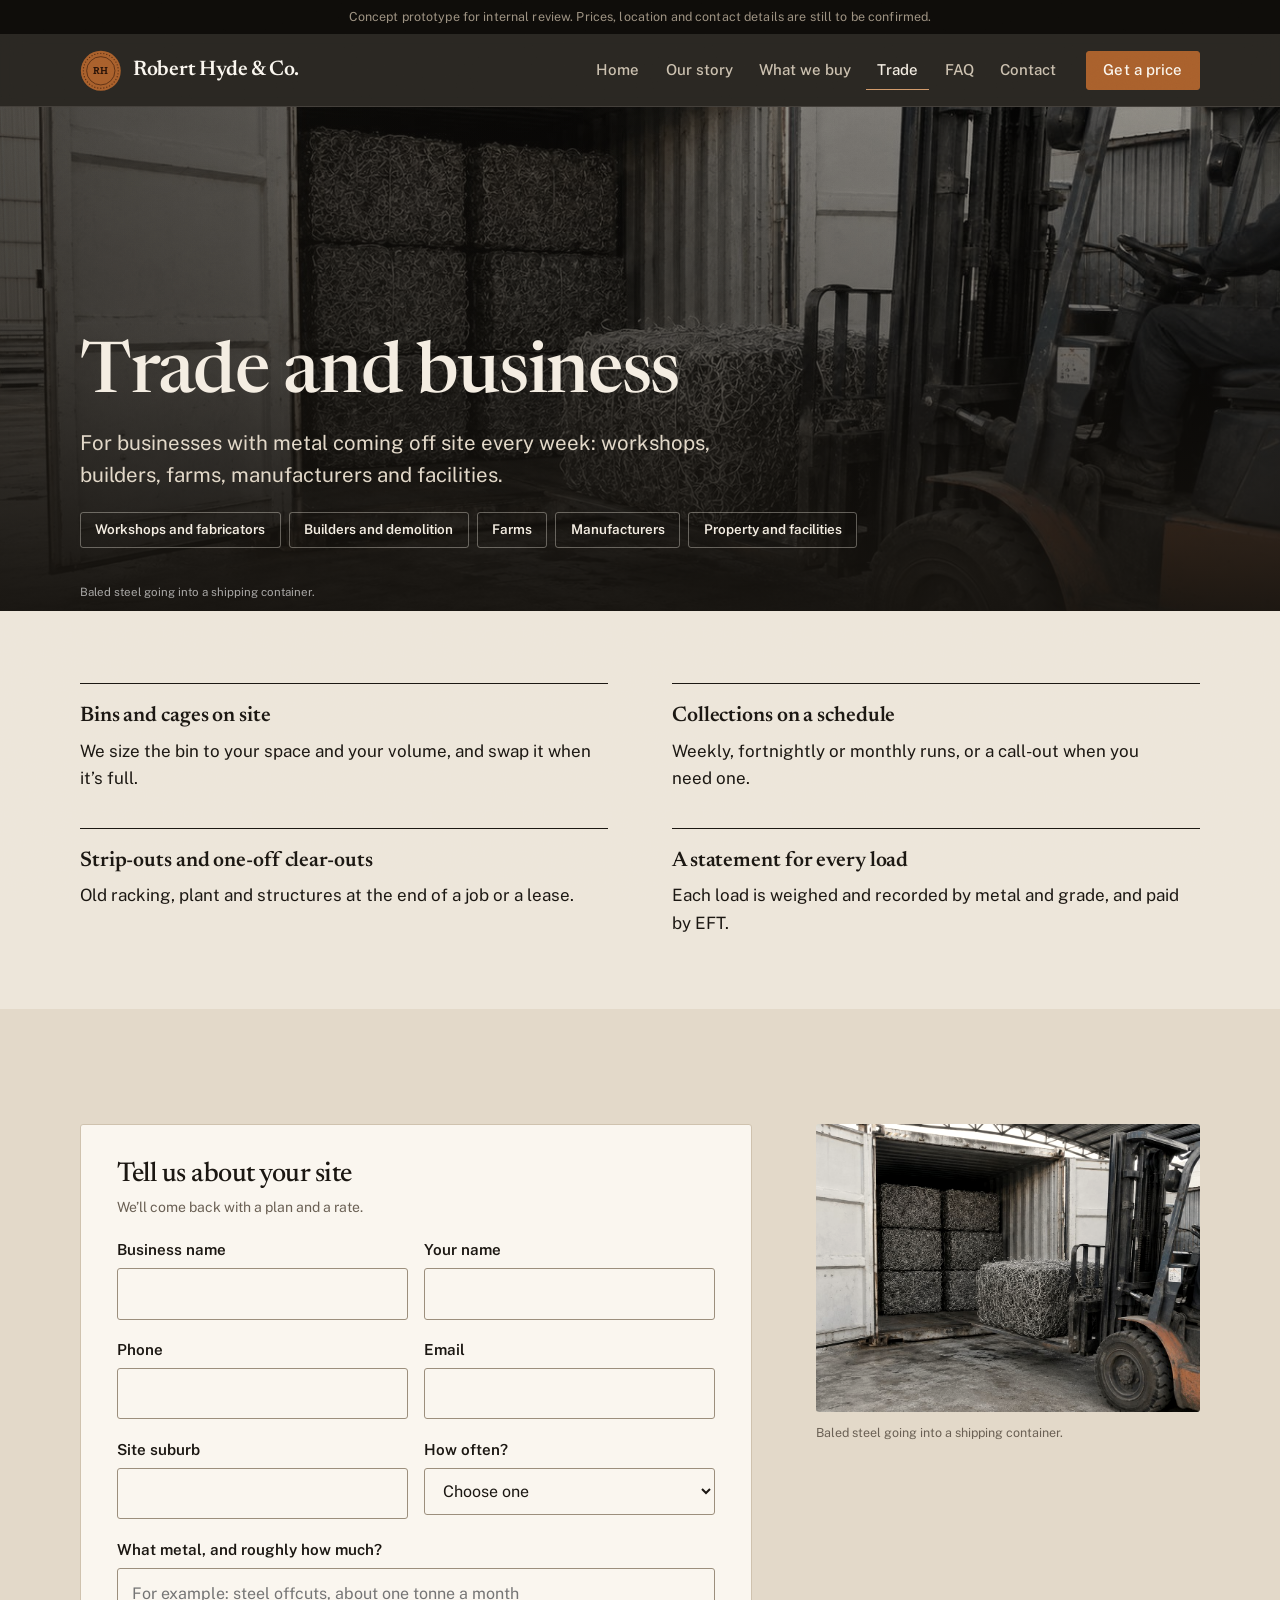
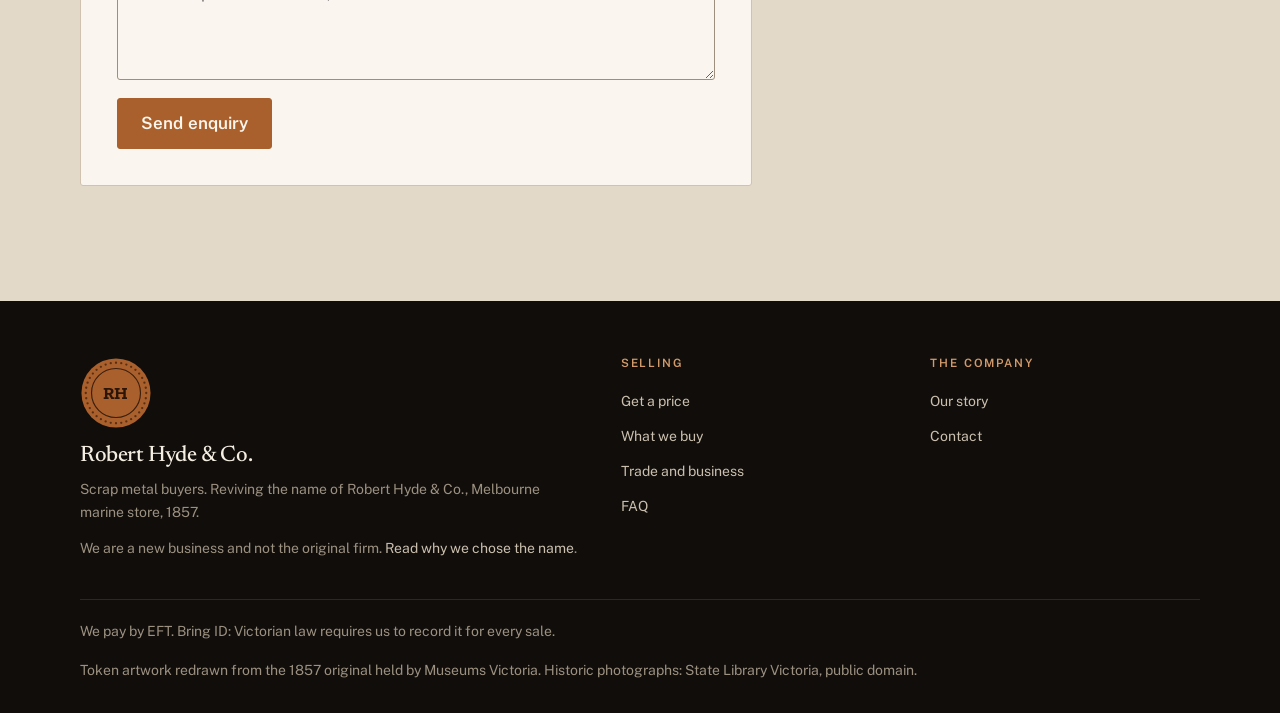
<file: trade.html>
<!doctype html>
<html lang="en-AU">
<head>
<meta charset="utf-8">
<meta name="viewport" content="width=device-width,initial-scale=1">
<title>Trade and business | Robert Hyde &amp; Co.</title>
<meta name="description" content="Scrap metal bins, scheduled collections and statements for workshops, builders, farms and manufacturers.">
<link rel="canonical" href="https://roberthyde.com.au/trade.html">
<meta name="robots" content="noindex,nofollow">
<meta property="og:type" content="website">
<meta property="og:title" content="Trade and business | Robert Hyde &amp; Co.">
<meta property="og:description" content="Scrap metal bins, scheduled collections and statements for workshops, builders, farms and manufacturers.">
<meta property="og:image" content="assets/img/og.jpg">
<meta name="theme-color" content="#15120E">
<link rel="icon" href="assets/favicon.svg" type="image/svg+xml">
<link rel="preload" href="assets/fonts/newsreader-latin-opsz-normal.woff2" as="font" type="font/woff2" crossorigin>
<link rel="stylesheet" href="assets/site.css">

</head>
<body class="">
<a class="skip" href="#main">Skip to content</a>
<div class="proto">Concept prototype for internal review. Prices, location and contact details are still to be confirmed.</div>
<header class="site-head">
  <div class="wrap head-in">
    <a class="brand" href="index.html"><svg class="token" viewBox="0 0 100 100" aria-hidden="true" focusable="false">
<circle class="face" cx="50" cy="50" r="48"/><circle class="bead" cx="92.00" cy="50.00" r="1.6"/><circle class="bead" cx="91.36" cy="57.29" r="1.6"/><circle class="bead" cx="89.47" cy="64.36" r="1.6"/><circle class="bead" cx="86.37" cy="71.00" r="1.6"/><circle class="bead" cx="82.17" cy="77.00" r="1.6"/><circle class="bead" cx="77.00" cy="82.17" r="1.6"/><circle class="bead" cx="71.00" cy="86.37" r="1.6"/><circle class="bead" cx="64.36" cy="89.47" r="1.6"/><circle class="bead" cx="57.29" cy="91.36" r="1.6"/><circle class="bead" cx="50.00" cy="92.00" r="1.6"/><circle class="bead" cx="42.71" cy="91.36" r="1.6"/><circle class="bead" cx="35.64" cy="89.47" r="1.6"/><circle class="bead" cx="29.00" cy="86.37" r="1.6"/><circle class="bead" cx="23.00" cy="82.17" r="1.6"/><circle class="bead" cx="17.83" cy="77.00" r="1.6"/><circle class="bead" cx="13.63" cy="71.00" r="1.6"/><circle class="bead" cx="10.53" cy="64.36" r="1.6"/><circle class="bead" cx="8.64" cy="57.29" r="1.6"/><circle class="bead" cx="8.00" cy="50.00" r="1.6"/><circle class="bead" cx="8.64" cy="42.71" r="1.6"/><circle class="bead" cx="10.53" cy="35.64" r="1.6"/><circle class="bead" cx="13.63" cy="29.00" r="1.6"/><circle class="bead" cx="17.83" cy="23.00" r="1.6"/><circle class="bead" cx="23.00" cy="17.83" r="1.6"/><circle class="bead" cx="29.00" cy="13.63" r="1.6"/><circle class="bead" cx="35.64" cy="10.53" r="1.6"/><circle class="bead" cx="42.71" cy="8.64" r="1.6"/><circle class="bead" cx="50.00" cy="8.00" r="1.6"/><circle class="bead" cx="57.29" cy="8.64" r="1.6"/><circle class="bead" cx="64.36" cy="10.53" r="1.6"/><circle class="bead" cx="71.00" cy="13.63" r="1.6"/><circle class="bead" cx="77.00" cy="17.83" r="1.6"/><circle class="bead" cx="82.17" cy="23.00" r="1.6"/><circle class="bead" cx="86.37" cy="29.00" r="1.6"/><circle class="bead" cx="89.47" cy="35.64" r="1.6"/><circle class="bead" cx="91.36" cy="42.71" r="1.6"/>
<circle class="line" cx="50" cy="50" r="34" stroke-width="1.6"/>
<text x="50" y="58" text-anchor="middle" font-size="25" letter-spacing=".5">RH</text>
</svg><b>Robert Hyde &amp; Co.</b></a>
    <button class="menu-btn" type="button" aria-expanded="false" aria-controls="site-nav">Menu</button>
    <nav class="nav" id="site-nav" aria-label="Main">
      <a href="index.html">Home</a><a href="story.html">Our story</a><a href="what-we-buy.html">What we buy</a><a href="trade.html" aria-current="page">Trade</a><a href="faq.html">FAQ</a><a href="contact.html">Contact</a>
      <a class="btn" href="sell.html">Get a price</a>
    </nav>
  </div>
</header>
<main id="main">

<header class="phero colour">
  <img class="phero-bg" src="assets/img/bales-into-container.jpg" alt="" style="object-position:50% 55%">
  <div class="wrap phero-in">
    <h1>Trade and business</h1>
    <p class="lede">For businesses with metal coming off site every week: workshops, builders, farms, manufacturers and facilities.</p>
    <ul class="sectors"><li>Workshops and fabricators</li><li>Builders and demolition</li><li>Farms</li><li>Manufacturers</li><li>Property and facilities</li></ul>
  </div>
  <p class="credit wrap">Baled steel going into a shipping container.</p>
</header>
<section class="band tight" aria-labelledby="offer-h">
  <div class="wrap">
    <h2 id="offer-h" class="sr">What we offer</h2>
    <div class="offer">
      <div><h3>Bins and cages on site</h3><p>We size the bin to your space and your volume, and swap it when it&rsquo;s full.</p></div>
      <div><h3>Collections on a schedule</h3><p>Weekly, fortnightly or monthly runs, or a call-out when you need one.</p></div>
      <div><h3>Strip-outs and one-off clear-outs</h3><p>Old racking, plant and structures at the end of a job or a lease.</p></div>
      <div><h3>A statement for every load</h3><p>Each load is weighed and recorded by metal and grade, and paid by EFT.</p></div>
    </div>
  </div>
</section>
<section class="band on-zinc2" aria-labelledby="enq-h">
  <div class="wrap form-wrap">
    <div class="panel">
      <h2 id="enq-h" style="font-size:var(--step-2);margin-bottom:.4rem">Tell us about your site</h2>
      <p class="hint">We&rsquo;ll come back with a plan and a rate.</p>
      <form data-simple="trade" data-done="trade-done" data-prefix="RHT" novalidate>
        <div class="row2">
          <div class="field"><label for="t-company">Business name</label><input type="text" id="t-company" name="company" required autocomplete="organization" data-msg="Enter your business name."><p class="err" id="company-err"></p></div>
          <div class="field"><label for="t-contact">Your name</label><input type="text" id="t-contact" name="contact" required autocomplete="name" data-msg="Enter your name."><p class="err" id="contact-err"></p></div>
        </div>
        <div class="row2">
          <div class="field"><label for="t-phone">Phone</label><input type="tel" id="t-phone" name="tphone" required autocomplete="tel" data-msg="Enter a phone number."><p class="err" id="tphone-err"></p></div>
          <div class="field"><label for="t-email">Email</label><input type="email" id="t-email" name="temail" required autocomplete="email" data-msg="Enter an email address."><p class="err" id="temail-err"></p></div>
        </div>
        <div class="row2">
          <div class="field"><label for="t-suburb">Site suburb</label><input type="text" id="t-suburb" name="tsuburb" required data-msg="Enter the site's suburb."><p class="err" id="tsuburb-err"></p></div>
          <div class="field"><label for="t-freq">How often?</label>
            <select id="t-freq" name="freq" required data-msg="Choose how often."><option value="">Choose one</option><option>Weekly</option><option>Fortnightly</option><option>Monthly</option><option>One-off clear-out</option><option>Not sure yet</option></select><p class="err" id="freq-err"></p></div>
        </div>
        <div class="field"><label for="t-what">What metal, and roughly how much?</label><textarea id="t-what" name="what" required data-msg="Tell us a little about the metal." placeholder="For example: steel offcuts, about one tonne a month"></textarea><p class="err" id="what-err"></p></div>
        <p class="err" data-send-err role="alert"></p>
        <button class="btn" type="submit">Send enquiry</button>
      </form>
      <div class="done-card" id="trade-done" hidden>
        <h2>Enquiry sent.</h2>
        <p class="muted">Your reference</p><p class="ref"></p>
        <p>We aim to be in touch within one business day.</p>
        <p class="callout warn small" data-done-proto>This is a prototype, so nothing was actually sent.</p>
      </div>
    </div>
    <figure class="photo">
      <img src="assets/img/bales-into-container.jpg" width="1400" height="787" alt="A forklift loads a bale of compressed steel into a shipping container already stacked with bales">
      <figcaption>Baled steel going into a shipping container.</figcaption>
    </figure>
  </div>
</section>

</main>
<footer class="site-foot">
  <div class="wrap">
    <div class="foot-grid">
      <div>
        <svg class="token" viewBox="0 0 100 100" aria-hidden="true" focusable="false">
<circle class="face" cx="50" cy="50" r="48"/><circle class="bead" cx="92.00" cy="50.00" r="1.6"/><circle class="bead" cx="91.36" cy="57.29" r="1.6"/><circle class="bead" cx="89.47" cy="64.36" r="1.6"/><circle class="bead" cx="86.37" cy="71.00" r="1.6"/><circle class="bead" cx="82.17" cy="77.00" r="1.6"/><circle class="bead" cx="77.00" cy="82.17" r="1.6"/><circle class="bead" cx="71.00" cy="86.37" r="1.6"/><circle class="bead" cx="64.36" cy="89.47" r="1.6"/><circle class="bead" cx="57.29" cy="91.36" r="1.6"/><circle class="bead" cx="50.00" cy="92.00" r="1.6"/><circle class="bead" cx="42.71" cy="91.36" r="1.6"/><circle class="bead" cx="35.64" cy="89.47" r="1.6"/><circle class="bead" cx="29.00" cy="86.37" r="1.6"/><circle class="bead" cx="23.00" cy="82.17" r="1.6"/><circle class="bead" cx="17.83" cy="77.00" r="1.6"/><circle class="bead" cx="13.63" cy="71.00" r="1.6"/><circle class="bead" cx="10.53" cy="64.36" r="1.6"/><circle class="bead" cx="8.64" cy="57.29" r="1.6"/><circle class="bead" cx="8.00" cy="50.00" r="1.6"/><circle class="bead" cx="8.64" cy="42.71" r="1.6"/><circle class="bead" cx="10.53" cy="35.64" r="1.6"/><circle class="bead" cx="13.63" cy="29.00" r="1.6"/><circle class="bead" cx="17.83" cy="23.00" r="1.6"/><circle class="bead" cx="23.00" cy="17.83" r="1.6"/><circle class="bead" cx="29.00" cy="13.63" r="1.6"/><circle class="bead" cx="35.64" cy="10.53" r="1.6"/><circle class="bead" cx="42.71" cy="8.64" r="1.6"/><circle class="bead" cx="50.00" cy="8.00" r="1.6"/><circle class="bead" cx="57.29" cy="8.64" r="1.6"/><circle class="bead" cx="64.36" cy="10.53" r="1.6"/><circle class="bead" cx="71.00" cy="13.63" r="1.6"/><circle class="bead" cx="77.00" cy="17.83" r="1.6"/><circle class="bead" cx="82.17" cy="23.00" r="1.6"/><circle class="bead" cx="86.37" cy="29.00" r="1.6"/><circle class="bead" cx="89.47" cy="35.64" r="1.6"/><circle class="bead" cx="91.36" cy="42.71" r="1.6"/>
<circle class="line" cx="50" cy="50" r="34" stroke-width="1.6"/>
<text x="50" y="58" text-anchor="middle" font-size="25" letter-spacing=".5">RH</text>
</svg>
        <h2>Robert Hyde &amp; Co.</h2>
        <p>Scrap metal buyers. Reviving the name of Robert Hyde &amp; Co., Melbourne marine store, 1857.</p>
        <p class="small">We are a new business and not the original firm. <a href="story.html#today">Read why we chose the name</a>.</p>
      </div>
      <div>
        <h3>Selling</h3>
        <ul>
          <li><a href="sell.html">Get a price</a></li>
          <li><a href="what-we-buy.html">What we buy</a></li>
          <li><a href="trade.html">Trade and business</a></li>
          <li><a href="faq.html">FAQ</a></li>
        </ul>
      </div>
      <div>
        <h3>The company</h3>
        <ul>
          <li><a href="story.html">Our story</a></li>
          <li><a href="contact.html">Contact</a></li>
        </ul>
      </div>
    </div>
    <div class="foot-base">
      <span>We pay by EFT. Bring ID: Victorian law requires us to record it for every sale.</span>
      <span>Token artwork redrawn from the 1857 original held by Museums Victoria. Historic photographs: State Library Victoria, public domain.</span>
    </div>
  </div>
</footer>

<script src="assets/site.js" defer></script>

</body>
</html>
</file>
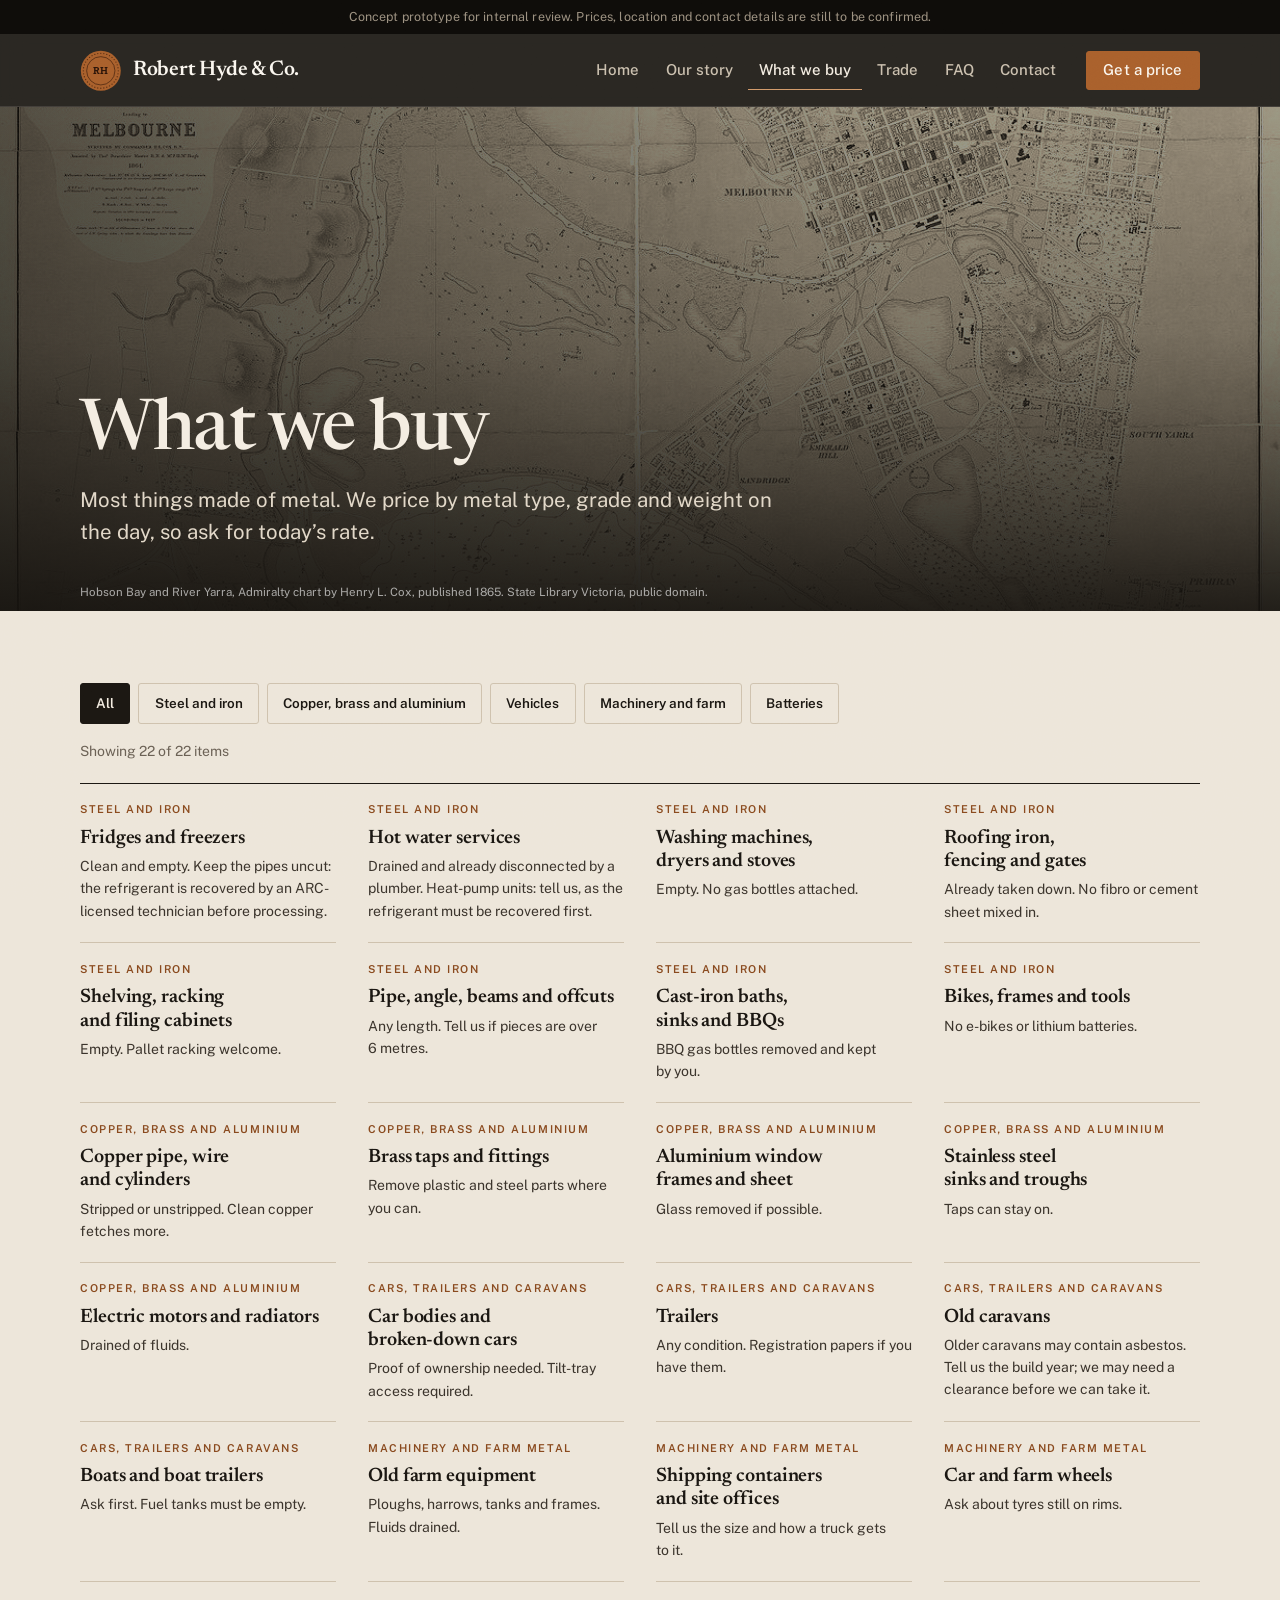
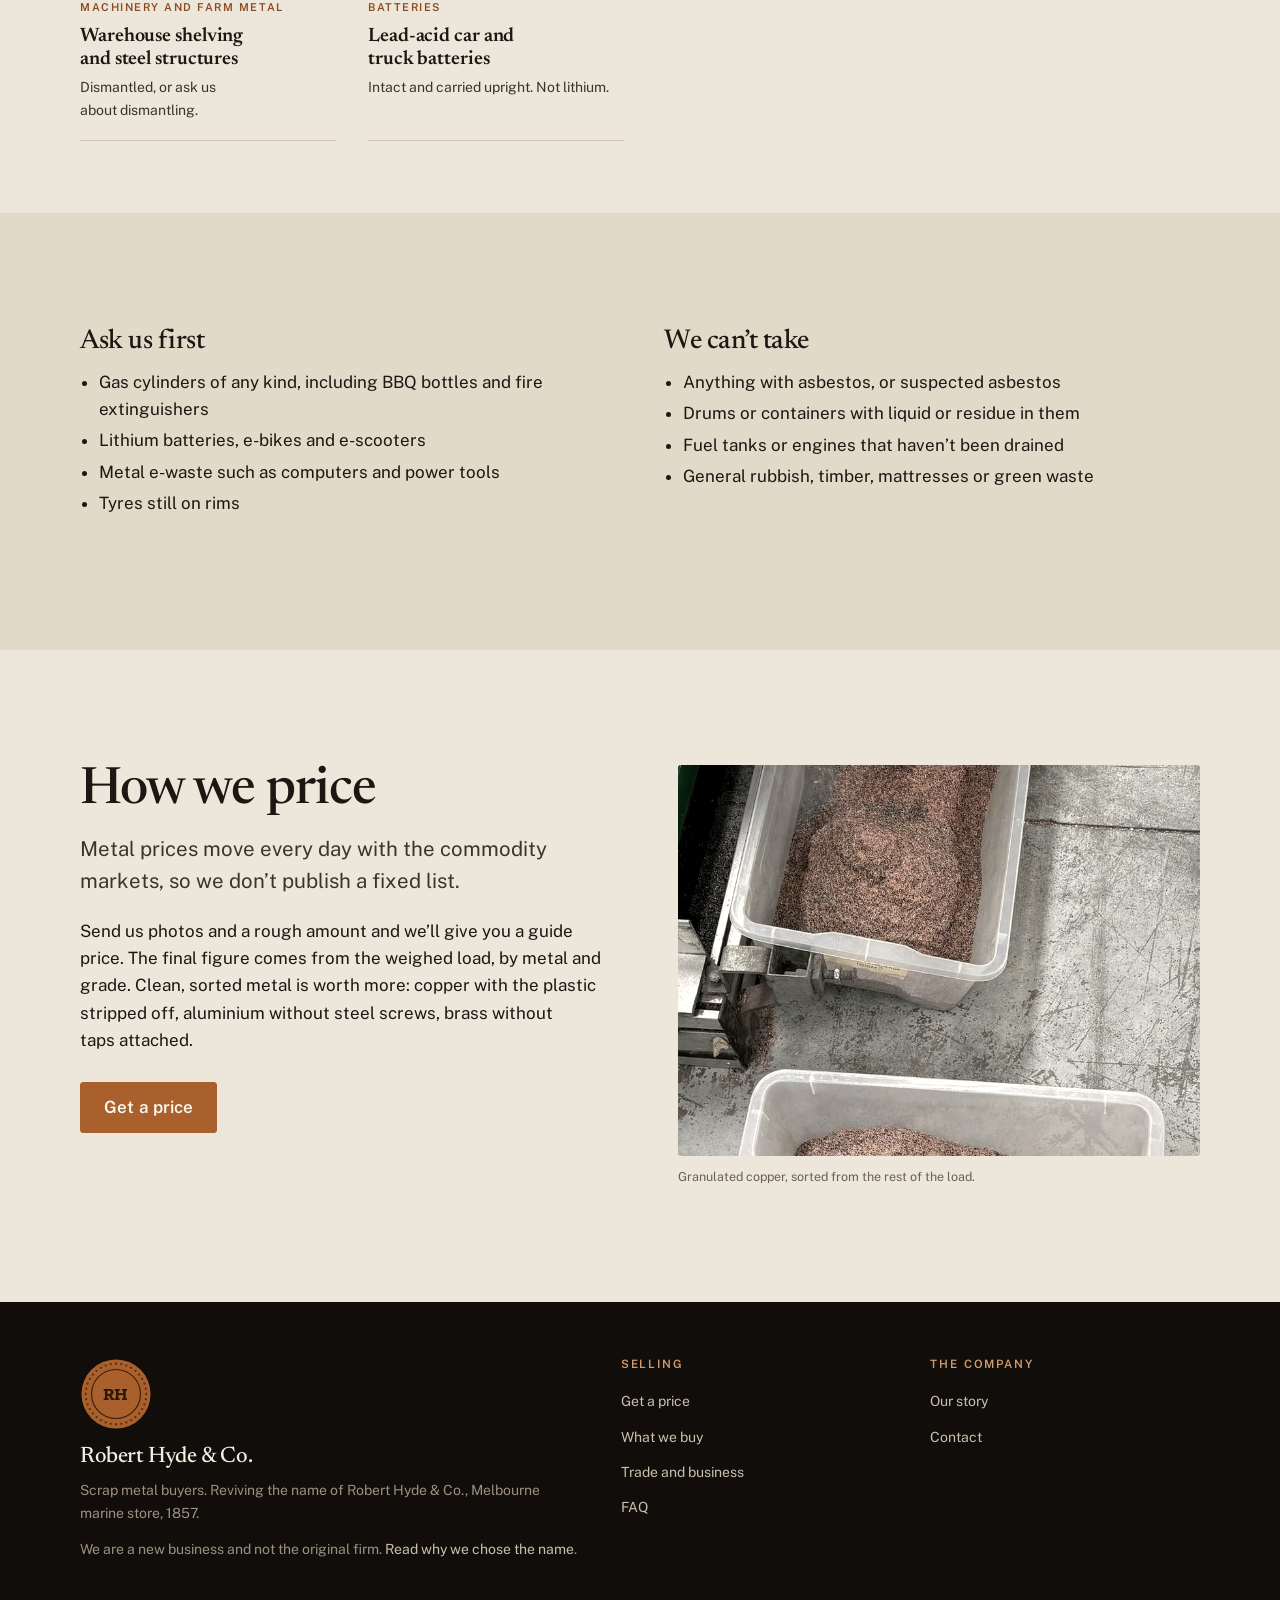
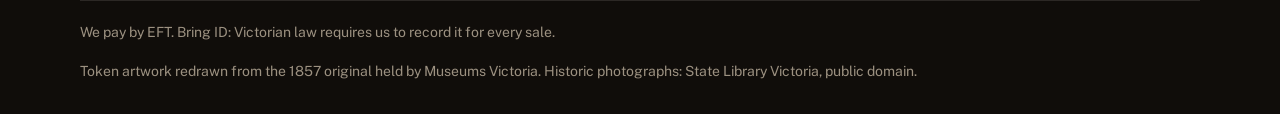
<file: what-we-buy.html>
<!doctype html>
<html lang="en-AU">
<head>
<meta charset="utf-8">
<meta name="viewport" content="width=device-width,initial-scale=1">
<title>What we buy | Robert Hyde &amp; Co.</title>
<meta name="description" content="The scrap metal we buy: steel, copper, brass, aluminium, cars, trailers, farm machinery and lead-acid batteries. Plus what we can&#x27;t take.">
<link rel="canonical" href="https://roberthyde.com.au/what-we-buy.html">
<meta name="robots" content="noindex,nofollow">
<meta property="og:type" content="website">
<meta property="og:title" content="What we buy | Robert Hyde &amp; Co.">
<meta property="og:description" content="The scrap metal we buy: steel, copper, brass, aluminium, cars, trailers, farm machinery and lead-acid batteries. Plus what we can&#x27;t take.">
<meta property="og:image" content="assets/img/og.jpg">
<meta name="theme-color" content="#15120E">
<link rel="icon" href="assets/favicon.svg" type="image/svg+xml">
<link rel="preload" href="assets/fonts/newsreader-latin-opsz-normal.woff2" as="font" type="font/woff2" crossorigin>
<link rel="stylesheet" href="assets/site.css">

</head>
<body class="">
<a class="skip" href="#main">Skip to content</a>
<div class="proto">Concept prototype for internal review. Prices, location and contact details are still to be confirmed.</div>
<header class="site-head">
  <div class="wrap head-in">
    <a class="brand" href="index.html"><svg class="token" viewBox="0 0 100 100" aria-hidden="true" focusable="false">
<circle class="face" cx="50" cy="50" r="48"/><circle class="bead" cx="92.00" cy="50.00" r="1.6"/><circle class="bead" cx="91.36" cy="57.29" r="1.6"/><circle class="bead" cx="89.47" cy="64.36" r="1.6"/><circle class="bead" cx="86.37" cy="71.00" r="1.6"/><circle class="bead" cx="82.17" cy="77.00" r="1.6"/><circle class="bead" cx="77.00" cy="82.17" r="1.6"/><circle class="bead" cx="71.00" cy="86.37" r="1.6"/><circle class="bead" cx="64.36" cy="89.47" r="1.6"/><circle class="bead" cx="57.29" cy="91.36" r="1.6"/><circle class="bead" cx="50.00" cy="92.00" r="1.6"/><circle class="bead" cx="42.71" cy="91.36" r="1.6"/><circle class="bead" cx="35.64" cy="89.47" r="1.6"/><circle class="bead" cx="29.00" cy="86.37" r="1.6"/><circle class="bead" cx="23.00" cy="82.17" r="1.6"/><circle class="bead" cx="17.83" cy="77.00" r="1.6"/><circle class="bead" cx="13.63" cy="71.00" r="1.6"/><circle class="bead" cx="10.53" cy="64.36" r="1.6"/><circle class="bead" cx="8.64" cy="57.29" r="1.6"/><circle class="bead" cx="8.00" cy="50.00" r="1.6"/><circle class="bead" cx="8.64" cy="42.71" r="1.6"/><circle class="bead" cx="10.53" cy="35.64" r="1.6"/><circle class="bead" cx="13.63" cy="29.00" r="1.6"/><circle class="bead" cx="17.83" cy="23.00" r="1.6"/><circle class="bead" cx="23.00" cy="17.83" r="1.6"/><circle class="bead" cx="29.00" cy="13.63" r="1.6"/><circle class="bead" cx="35.64" cy="10.53" r="1.6"/><circle class="bead" cx="42.71" cy="8.64" r="1.6"/><circle class="bead" cx="50.00" cy="8.00" r="1.6"/><circle class="bead" cx="57.29" cy="8.64" r="1.6"/><circle class="bead" cx="64.36" cy="10.53" r="1.6"/><circle class="bead" cx="71.00" cy="13.63" r="1.6"/><circle class="bead" cx="77.00" cy="17.83" r="1.6"/><circle class="bead" cx="82.17" cy="23.00" r="1.6"/><circle class="bead" cx="86.37" cy="29.00" r="1.6"/><circle class="bead" cx="89.47" cy="35.64" r="1.6"/><circle class="bead" cx="91.36" cy="42.71" r="1.6"/>
<circle class="line" cx="50" cy="50" r="34" stroke-width="1.6"/>
<text x="50" y="58" text-anchor="middle" font-size="25" letter-spacing=".5">RH</text>
</svg><b>Robert Hyde &amp; Co.</b></a>
    <button class="menu-btn" type="button" aria-expanded="false" aria-controls="site-nav">Menu</button>
    <nav class="nav" id="site-nav" aria-label="Main">
      <a href="index.html">Home</a><a href="story.html">Our story</a><a href="what-we-buy.html" aria-current="page">What we buy</a><a href="trade.html">Trade</a><a href="faq.html">FAQ</a><a href="contact.html">Contact</a>
      <a class="btn" href="sell.html">Get a price</a>
    </nav>
  </div>
</header>
<main id="main">

<header class="phero sepia">
  <img class="phero-bg" src="assets/img/hobsons-bay-chart-1864.jpg" alt="" style="object-position:62% 30%">
  <div class="wrap phero-in">
    <h1>What we buy</h1>
    <p class="lede">Most things made of metal. We price by metal type, grade and weight on the day, so ask for today&rsquo;s rate.</p>
    
  </div>
  <p class="credit wrap">Hobson Bay and River Yarra, Admiralty chart by Henry L. Cox, published 1865. State Library Victoria, public domain.</p>
</header>
<section class="wrap band tight" aria-label="Items we buy">
  <h2 class="sr">Items we buy</h2>
  <ul class="chips" aria-label="Filter by material"><li><button class="chip" type="button" data-filter="all" aria-pressed="true">All</button></li><li><button class="chip" type="button" data-filter="steel" aria-pressed="false">Steel and iron</button></li><li><button class="chip" type="button" data-filter="nonferrous" aria-pressed="false">Copper, brass and aluminium</button></li><li><button class="chip" type="button" data-filter="vehicles" aria-pressed="false">Vehicles</button></li><li><button class="chip" type="button" data-filter="farm" aria-pressed="false">Machinery and farm</button></li><li><button class="chip" type="button" data-filter="batteries" aria-pressed="false">Batteries</button></li></ul>
  <p class="count" data-count aria-live="polite"></p>
  <ul class="items"><li data-kind="steel"><span class="kind">Steel and iron</span><h3>Fridges and freezers</h3><p>Clean and empty. Keep the pipes uncut: the refrigerant is recovered by an ARC-licensed technician before processing.</p></li><li data-kind="steel"><span class="kind">Steel and iron</span><h3>Hot water services</h3><p>Drained and already disconnected by a plumber. Heat-pump units: tell us, as the refrigerant must be recovered first.</p></li><li data-kind="steel"><span class="kind">Steel and iron</span><h3>Washing machines, dryers and stoves</h3><p>Empty. No gas bottles attached.</p></li><li data-kind="steel"><span class="kind">Steel and iron</span><h3>Roofing iron, fencing and gates</h3><p>Already taken down. No fibro or cement sheet mixed in.</p></li><li data-kind="steel"><span class="kind">Steel and iron</span><h3>Shelving, racking and filing cabinets</h3><p>Empty. Pallet racking welcome.</p></li><li data-kind="steel"><span class="kind">Steel and iron</span><h3>Pipe, angle, beams and offcuts</h3><p>Any length. Tell us if pieces are over 6 metres.</p></li><li data-kind="steel"><span class="kind">Steel and iron</span><h3>Cast-iron baths, sinks and BBQs</h3><p>BBQ gas bottles removed and kept by you.</p></li><li data-kind="steel"><span class="kind">Steel and iron</span><h3>Bikes, frames and tools</h3><p>No e-bikes or lithium batteries.</p></li><li data-kind="nonferrous"><span class="kind">Copper, brass and aluminium</span><h3>Copper pipe, wire and cylinders</h3><p>Stripped or unstripped. Clean copper fetches more.</p></li><li data-kind="nonferrous"><span class="kind">Copper, brass and aluminium</span><h3>Brass taps and fittings</h3><p>Remove plastic and steel parts where you can.</p></li><li data-kind="nonferrous"><span class="kind">Copper, brass and aluminium</span><h3>Aluminium window frames and sheet</h3><p>Glass removed if possible.</p></li><li data-kind="nonferrous"><span class="kind">Copper, brass and aluminium</span><h3>Stainless steel sinks and troughs</h3><p>Taps can stay on.</p></li><li data-kind="nonferrous"><span class="kind">Copper, brass and aluminium</span><h3>Electric motors and radiators</h3><p>Drained of fluids.</p></li><li data-kind="vehicles"><span class="kind">Cars, trailers and caravans</span><h3>Car bodies and broken-down cars</h3><p>Proof of ownership needed. Tilt-tray access required.</p></li><li data-kind="vehicles"><span class="kind">Cars, trailers and caravans</span><h3>Trailers</h3><p>Any condition. Registration papers if you have them.</p></li><li data-kind="vehicles"><span class="kind">Cars, trailers and caravans</span><h3>Old caravans</h3><p>Older caravans may contain asbestos. Tell us the build year; we may need a clearance before we can take it.</p></li><li data-kind="vehicles"><span class="kind">Cars, trailers and caravans</span><h3>Boats and boat trailers</h3><p>Ask first. Fuel tanks must be empty.</p></li><li data-kind="farm"><span class="kind">Machinery and farm metal</span><h3>Old farm equipment</h3><p>Ploughs, harrows, tanks and frames. Fluids drained.</p></li><li data-kind="farm"><span class="kind">Machinery and farm metal</span><h3>Shipping containers and site offices</h3><p>Tell us the size and how a truck gets to it.</p></li><li data-kind="farm"><span class="kind">Machinery and farm metal</span><h3>Car and farm wheels</h3><p>Ask about tyres still on rims.</p></li><li data-kind="farm"><span class="kind">Machinery and farm metal</span><h3>Warehouse shelving and steel structures</h3><p>Dismantled, or ask us about dismantling.</p></li><li data-kind="batteries"><span class="kind">Batteries</span><h3>Lead-acid car and truck batteries</h3><p>Intact and carried upright. Not lithium.</p></li></ul>
</section>
<section class="band on-zinc2" aria-labelledby="ask-h">
  <div class="wrap notes">
    <div>
      <h2 id="ask-h" style="font-size:var(--step-2)">Ask us first</h2>
      <ul>
        <li>Gas cylinders of any kind, including BBQ bottles and fire extinguishers</li>
        <li>Lithium batteries, e-bikes and e-scooters</li>
        <li>Metal e-waste such as computers and power tools</li>
        <li>Tyres still on rims</li>
      </ul>
    </div>
    <div>
      <h2 style="font-size:var(--step-2)">We can&rsquo;t take</h2>
      <ul>
        <li>Anything with asbestos, or suspected asbestos</li>
        <li>Drums or containers with liquid or residue in them</li>
        <li>Fuel tanks or engines that haven&rsquo;t been drained</li>
        <li>General rubbish, timber, mattresses or green waste</li>
      </ul>
    </div>
  </div>
</section>
<section class="band" aria-labelledby="price-h">
  <div class="wrap split">
    <div>
      <h2 id="price-h">How we price</h2>
      <p class="lede" style="margin-top:1rem">Metal prices move every day with the commodity markets, so we don&rsquo;t publish a fixed list.</p>
      <p>Send us photos and a rough amount and we&rsquo;ll give you a guide price. The final figure comes from the weighed load, by metal and grade. Clean, sorted metal is worth more: copper with the plastic stripped off, aluminium without steel screws, brass without taps attached.</p>
      <div class="actions"><a class="btn" href="sell.html">Get a price</a></div>
    </div>
    <figure class="photo">
      <img src="assets/img/granulated-copper.jpg" width="800" height="600" alt="Plastic tubs full of small granules of recovered copper">
      <figcaption>Granulated copper, sorted from the rest of the load.</figcaption>
    </figure>
  </div>
</section>

</main>
<footer class="site-foot">
  <div class="wrap">
    <div class="foot-grid">
      <div>
        <svg class="token" viewBox="0 0 100 100" aria-hidden="true" focusable="false">
<circle class="face" cx="50" cy="50" r="48"/><circle class="bead" cx="92.00" cy="50.00" r="1.6"/><circle class="bead" cx="91.36" cy="57.29" r="1.6"/><circle class="bead" cx="89.47" cy="64.36" r="1.6"/><circle class="bead" cx="86.37" cy="71.00" r="1.6"/><circle class="bead" cx="82.17" cy="77.00" r="1.6"/><circle class="bead" cx="77.00" cy="82.17" r="1.6"/><circle class="bead" cx="71.00" cy="86.37" r="1.6"/><circle class="bead" cx="64.36" cy="89.47" r="1.6"/><circle class="bead" cx="57.29" cy="91.36" r="1.6"/><circle class="bead" cx="50.00" cy="92.00" r="1.6"/><circle class="bead" cx="42.71" cy="91.36" r="1.6"/><circle class="bead" cx="35.64" cy="89.47" r="1.6"/><circle class="bead" cx="29.00" cy="86.37" r="1.6"/><circle class="bead" cx="23.00" cy="82.17" r="1.6"/><circle class="bead" cx="17.83" cy="77.00" r="1.6"/><circle class="bead" cx="13.63" cy="71.00" r="1.6"/><circle class="bead" cx="10.53" cy="64.36" r="1.6"/><circle class="bead" cx="8.64" cy="57.29" r="1.6"/><circle class="bead" cx="8.00" cy="50.00" r="1.6"/><circle class="bead" cx="8.64" cy="42.71" r="1.6"/><circle class="bead" cx="10.53" cy="35.64" r="1.6"/><circle class="bead" cx="13.63" cy="29.00" r="1.6"/><circle class="bead" cx="17.83" cy="23.00" r="1.6"/><circle class="bead" cx="23.00" cy="17.83" r="1.6"/><circle class="bead" cx="29.00" cy="13.63" r="1.6"/><circle class="bead" cx="35.64" cy="10.53" r="1.6"/><circle class="bead" cx="42.71" cy="8.64" r="1.6"/><circle class="bead" cx="50.00" cy="8.00" r="1.6"/><circle class="bead" cx="57.29" cy="8.64" r="1.6"/><circle class="bead" cx="64.36" cy="10.53" r="1.6"/><circle class="bead" cx="71.00" cy="13.63" r="1.6"/><circle class="bead" cx="77.00" cy="17.83" r="1.6"/><circle class="bead" cx="82.17" cy="23.00" r="1.6"/><circle class="bead" cx="86.37" cy="29.00" r="1.6"/><circle class="bead" cx="89.47" cy="35.64" r="1.6"/><circle class="bead" cx="91.36" cy="42.71" r="1.6"/>
<circle class="line" cx="50" cy="50" r="34" stroke-width="1.6"/>
<text x="50" y="58" text-anchor="middle" font-size="25" letter-spacing=".5">RH</text>
</svg>
        <h2>Robert Hyde &amp; Co.</h2>
        <p>Scrap metal buyers. Reviving the name of Robert Hyde &amp; Co., Melbourne marine store, 1857.</p>
        <p class="small">We are a new business and not the original firm. <a href="story.html#today">Read why we chose the name</a>.</p>
      </div>
      <div>
        <h3>Selling</h3>
        <ul>
          <li><a href="sell.html">Get a price</a></li>
          <li><a href="what-we-buy.html">What we buy</a></li>
          <li><a href="trade.html">Trade and business</a></li>
          <li><a href="faq.html">FAQ</a></li>
        </ul>
      </div>
      <div>
        <h3>The company</h3>
        <ul>
          <li><a href="story.html">Our story</a></li>
          <li><a href="contact.html">Contact</a></li>
        </ul>
      </div>
    </div>
    <div class="foot-base">
      <span>We pay by EFT. Bring ID: Victorian law requires us to record it for every sale.</span>
      <span>Token artwork redrawn from the 1857 original held by Museums Victoria. Historic photographs: State Library Victoria, public domain.</span>
    </div>
  </div>
</footer>

<script src="assets/site.js" defer></script>

</body>
</html>
</file>
<file: assets/site.css>
/* Robert Hyde & Co. — site styles
   Palette from the material: zinc (page), iron (ink), copper (the 1857 token),
   verdigris (patina; actions), albumen (archive photo mounts only). */

@font-face{font-family:"Zilla Slab";font-weight:500;font-display:swap;src:url(fonts/zilla-slab-latin-500-normal.woff2) format("woff2")}
@font-face{font-family:"Zilla Slab";font-weight:600;font-display:swap;src:url(fonts/zilla-slab-latin-600-normal.woff2) format("woff2")}
@font-face{font-family:"Zilla Slab";font-weight:700;font-display:swap;src:url(fonts/zilla-slab-latin-700-normal.woff2) format("woff2")}
@font-face{font-family:"Newsreader";font-weight:200 800;font-style:normal;font-display:swap;src:url(fonts/newsreader-latin-opsz-normal.woff2) format("woff2-variations"),url(fonts/newsreader-latin-opsz-normal.woff2) format("woff2")}
@font-face{font-family:"Newsreader";font-weight:200 800;font-style:italic;font-display:swap;src:url(fonts/newsreader-latin-opsz-italic.woff2) format("woff2-variations"),url(fonts/newsreader-latin-opsz-italic.woff2) format("woff2")}
@font-face{font-family:"Public Sans";font-weight:400;font-display:swap;src:url(fonts/public-sans-latin-400-normal.woff2) format("woff2")}
@font-face{font-family:"Public Sans";font-weight:400;font-style:italic;font-display:swap;src:url(fonts/public-sans-latin-400-italic.woff2) format("woff2")}
@font-face{font-family:"Public Sans";font-weight:500;font-display:swap;src:url(fonts/public-sans-latin-500-normal.woff2) format("woff2")}
@font-face{font-family:"Public Sans";font-weight:600;font-display:swap;src:url(fonts/public-sans-latin-600-normal.woff2) format("woff2")}
@font-face{font-family:"Public Sans";font-weight:700;font-display:swap;src:url(fonts/public-sans-latin-700-normal.woff2) format("woff2")}

:root{
  /* v4: one warm system. Paper and ink from the albumen prints, one accent: aged copper. */
  --zinc:#EDE6DA;      /* paper */
  --zinc-2:#E3D9C9;    /* paper, deeper */
  --zinc-3:#CFC2AE;    /* rules on paper */
  --iron:#1B1712;      /* ink */
  --iron-2:#3B342C;
  --iron-soft:#6A6054;
  --copper:#A9602C;
  --copper-light:#D29A6A;
  --verdigris:#A9602C;       /* retired: actions are copper now */
  --verdigris-dark:#8C4C1F;
  --verdigris-light:#D9A97E;
  --albumen:#E9DDC6;
  --white:#FAF6EF;
  --copper-text:#8A4A1E;
  --edge:#9C8F7D;
  --error:#9E2B1E;

  --display:"Newsreader",Georgia,"Times New Roman",serif;
  --sans:"Public Sans",system-ui,-apple-system,"Segoe UI",Roboto,Arial,sans-serif;

  --step--1:0.875rem;
  --step-0:1.0625rem;
  --step-1:1.3rem;
  --step-2:1.7rem;
  --step-3:clamp(2.1rem,1.5rem + 2.4vw,3.2rem);
  --step-4:clamp(2.6rem,1.7rem + 3.6vw,4.4rem);
  --step-5:clamp(3rem,1.8rem + 6vw,6.6rem);

  --wrap:76rem;
  --gutter:clamp(1.25rem,4vw,3rem);
  --radius:3px;
}

*,*::before,*::after{box-sizing:border-box}
[hidden]{display:none!important}
html{-webkit-text-size-adjust:100%}
body{margin:0;background:var(--zinc);color:var(--iron);font-family:var(--sans);font-size:var(--step-0);line-height:1.6;-webkit-font-smoothing:antialiased;overflow-x:hidden}
img{max-width:100%;height:auto;display:block}
a{color:var(--verdigris-dark);text-underline-offset:.18em;text-decoration-thickness:1px}
a:hover{text-decoration-thickness:2px}
:focus-visible{outline:3px solid var(--copper);outline-offset:3px;border-radius:2px}
h1,h2,h3,h4{font-family:var(--display);font-weight:700;line-height:1.08;margin:0;letter-spacing:-.01em;text-wrap:balance}
h1{font-size:var(--step-4)}
h2{font-size:var(--step-3)}
h3{font-size:var(--step-1);line-height:1.2}
p{margin:0 0 1em;max-width:66ch;text-wrap:pretty}
p:last-child{margin-bottom:0}
ul,ol{padding-left:1.2em;margin:0 0 1em}
li{margin:.25em 0;max-width:62ch}
.wrap{max-width:var(--wrap);margin:0 auto;padding-inline:var(--gutter)}
.skip{position:absolute;left:-999px;top:0;background:var(--iron);color:var(--white);padding:.6em 1em;z-index:100}
.skip:focus{left:1rem;top:1rem}
.sr{position:absolute;width:1px;height:1px;overflow:hidden;clip:rect(0 0 0 0);white-space:nowrap}
.lede{font-size:var(--step-1);line-height:1.5;color:var(--iron-2)}
.muted{color:var(--iron-soft)}
.small{font-size:var(--step--1)}

/* ---------- prototype note ---------- */
.proto{background:var(--iron);color:var(--zinc-2);font-size:var(--step--1);text-align:center;padding:.45rem var(--gutter)}
.proto a{color:var(--verdigris-light)}

/* ---------- header ---------- */
.site-head{background:var(--zinc);border-bottom:1px solid var(--zinc-3);position:sticky;top:0;z-index:50}
.head-in{display:flex;align-items:center;gap:1.5rem;min-height:4.5rem}
.brand{display:flex;align-items:center;gap:.7rem;text-decoration:none;color:var(--iron);flex:0 0 auto}
.brand svg{width:2.6rem;height:2.6rem;flex:0 0 auto}
.brand b{font-family:var(--display);font-weight:700;font-size:1.35rem;letter-spacing:-.01em;line-height:1}
.nav{margin-left:auto;display:flex;align-items:center;gap:.25rem}
.nav a{color:var(--iron);text-decoration:none;font-weight:500;padding:.5rem .7rem;border-radius:var(--radius)}
.nav a:hover{background:var(--zinc-2)}
.nav a[aria-current="page"]{box-shadow:inset 0 -2px 0 var(--copper);border-radius:0}
.nav .btn{margin-left:.6rem;color:var(--white)}
.nav .btn:hover{background:var(--verdigris-dark)}
.menu-btn{display:none;margin-left:auto;background:none;border:1px solid var(--iron);border-radius:var(--radius);padding:.5rem .8rem;font:inherit;font-weight:600;color:var(--iron);cursor:pointer}
@media (max-width:960px){
  .menu-btn{display:inline-flex}
  .nav{display:none;position:absolute;left:0;right:0;top:100%;flex-direction:column;align-items:stretch;gap:0;background:var(--zinc);border-bottom:1px solid var(--zinc-3);padding:.5rem var(--gutter) 1.25rem}
  .nav.open{display:flex}
  .nav a{padding:.85rem .2rem;border-bottom:1px solid var(--zinc-2);border-radius:0}
  .nav a[aria-current="page"]{box-shadow:inset 3px 0 0 var(--copper);padding-left:.8rem}
  .nav .btn{margin:1rem 0 0;justify-content:center}
}

/* ---------- buttons ---------- */
.btn{display:inline-flex;align-items:center;gap:.5rem;font:inherit;font-weight:600;text-decoration:none;cursor:pointer;border-radius:var(--radius);padding:.8rem 1.3rem;border:2px solid var(--verdigris);background:var(--verdigris);color:var(--white);line-height:1.2}
.btn:hover{background:var(--verdigris-dark);border-color:var(--verdigris-dark);text-decoration:none}
.btn.ghost{background:transparent;color:var(--iron);border-color:var(--iron)}
.btn.ghost:hover{background:var(--iron);color:var(--white)}
.on-iron .btn.ghost{color:var(--white);border-color:var(--zinc-2)}
.on-iron .btn.ghost:hover{background:var(--white);color:var(--iron)}
.btn[disabled]{opacity:.5;cursor:not-allowed}
.actions{display:flex;flex-wrap:wrap;gap:.75rem;margin-top:1.75rem}

/* ---------- sections ---------- */
.band{padding-block:clamp(3.5rem,8vw,6.5rem)}
.band.tight{padding-block:clamp(2.5rem,5vw,4rem)}
.on-iron{background:var(--iron);color:var(--zinc)}
.on-iron h1,.on-iron h2,.on-iron h3{color:var(--white)}
.on-iron .lede{color:var(--zinc-2)}
.on-iron .muted{color:#ADA293}
.on-iron a{color:var(--verdigris-light)}
.on-zinc2{background:var(--zinc-2)}
.page-head{padding-block:clamp(3rem,7vw,5rem) clamp(1.5rem,3vw,2.5rem)}
.page-head p.lede{margin-top:1rem}
.section-head{margin-bottom:2.25rem;max-width:44rem}
.section-head p{margin-top:.75rem}

/* ---------- home hero ---------- */
.hero{display:grid;grid-template-columns:minmax(0,1.15fr) minmax(0,.85fr);gap:clamp(2rem,5vw,4.5rem);align-items:center;padding-block:clamp(2.5rem,6vw,5rem)}
.hero h1{font-size:var(--step-5);line-height:.98;letter-spacing:-.02em}
.hero .lede{margin-top:1.5rem;max-width:34rem}
@media (max-width:820px){.hero{grid-template-columns:1fr}.hero .archive{max-width:24rem}}

/* archive photo mount */
.archive{margin:0;background:var(--albumen);padding:clamp(.7rem,1.6vw,1.1rem) clamp(.7rem,1.6vw,1.1rem) 0;border-radius:2px;box-shadow:0 1px 0 var(--zinc-3),0 18px 40px -24px rgba(21,18,14,.55);justify-self:end;width:100%;max-width:26rem}
.archive .frame{position:relative;overflow:hidden;aspect-ratio:4/5;background:#cbb89a}
.archive img{width:100%;height:100%;object-fit:cover;object-position:50% 46%;filter:sepia(.15) contrast(1.02);transform-origin:52% 47%;animation:develop 2.6s ease-out .2s both}
.archive figcaption{font-size:var(--step--1);line-height:1.45;color:#5A4B33;padding:.8rem .1rem 1rem}
@keyframes develop{from{opacity:0;filter:sepia(.6) brightness(1.5) contrast(.7)}to{opacity:1;filter:sepia(.15) contrast(1.02)}}
.archive .ring{position:absolute;left:39%;top:34%;width:35%;aspect-ratio:1.2;border:2px solid var(--copper);border-radius:50%;opacity:0;animation:ringin .6s ease-out 2.9s forwards;pointer-events:none}
@keyframes ringin{to{opacity:.95}}

/* ---------- materials list (home) ---------- */
.split{display:grid;grid-template-columns:minmax(0,1fr) minmax(0,1fr);gap:clamp(2rem,5vw,4rem);align-items:start}
@media (max-width:820px){.split{grid-template-columns:1fr}}
.photo{margin:0}
.photo img{width:100%;border-radius:var(--radius);aspect-ratio:4/3;object-fit:cover}
.photo figcaption{font-size:var(--step--1);color:var(--iron-soft);margin-top:.6rem}
.on-iron .photo figcaption{color:#ADA293}
.mat-list{list-style:none;padding:0;margin:0;border-top:2px solid var(--iron)}
.mat-list li{max-width:none;margin:0;border-bottom:1px solid var(--zinc-3)}
.mat-list a{display:grid;grid-template-columns:1fr auto;gap:.2rem 1rem;padding:1.1rem 0;text-decoration:none;color:var(--iron)}
.mat-list a:hover h3{color:var(--verdigris-dark)}
.mat-list span{grid-column:1;color:var(--iron-soft);font-size:var(--step--1)}
.mat-list .go{grid-row:1 / span 2;grid-column:2;align-self:center;font-weight:600;color:var(--verdigris-dark);font-size:var(--step--1)}

/* ---------- steps ---------- */
.steps{list-style:none;padding:0;margin:0;display:grid;grid-template-columns:repeat(3,minmax(0,1fr));gap:clamp(1.25rem,3vw,2.5rem);counter-reset:step}
.steps li{margin:0;max-width:none;padding-top:1.25rem;border-top:2px solid var(--iron);counter-increment:step}
.steps li::before{content:counter(step);display:block;font-family:var(--display);font-weight:700;font-size:2.6rem;line-height:1;color:var(--copper);margin-bottom:.8rem}
.steps h3{margin-bottom:.5rem}
.steps p{color:var(--iron-2)}
@media (max-width:760px){.steps{grid-template-columns:1fr}}

/* ---------- token ---------- */
.token{display:block}
.token .face{fill:var(--copper)}
.token .ink{fill:#3B1E0C}
.token .line{fill:none;stroke:#3B1E0C}
.token .bead{fill:#5A2E12}
.token text{font-family:var(--display);font-weight:700;fill:#2B1408}

/* time machine teaser */
.teaser{display:grid;grid-template-columns:auto minmax(0,1fr);gap:clamp(2rem,6vw,5rem);align-items:center}
.teaser .token{width:clamp(12rem,26vw,19rem);height:auto;filter:drop-shadow(0 22px 30px rgba(0,0,0,.45))}
@media (max-width:760px){.teaser{grid-template-columns:1fr}.teaser .token{width:13rem}}
.years{font-family:var(--display);font-weight:600;font-size:var(--step-1);color:var(--copper-light);letter-spacing:.02em;margin-bottom:.75rem}

/* ---------- time machine ---------- */
.tm{display:grid;grid-template-columns:minmax(0,.9fr) minmax(0,1.1fr);gap:clamp(2rem,5vw,4.5rem);align-items:start}
@media (max-width:900px){.tm{grid-template-columns:1fr}}
.tm-dial{position:sticky;top:6.5rem;display:flex;flex-direction:column;align-items:center;gap:1rem}
@media (max-width:900px){.tm-dial{position:static;flex-direction:row;justify-content:flex-start;gap:1.25rem}}
.tm-dial .token{width:min(100%,22rem);height:auto;transition:transform 1.1s cubic-bezier(.2,.75,.2,1);filter:drop-shadow(0 24px 34px rgba(0,0,0,.5))}
@media (max-width:900px){.tm-dial .token{width:8.5rem}}
.tm-year{font-family:var(--display);font-weight:700;font-size:var(--step-5);line-height:1;color:var(--white);font-variant-numeric:tabular-nums;letter-spacing:-.02em}
@media (max-width:900px){.tm-year{font-size:clamp(2.8rem,14vw,4rem)}}
.rail{display:flex;flex-wrap:wrap;gap:.4rem;margin:0 0 2.25rem;padding:0;list-style:none}
.rail li{margin:0}
.rail button{font:inherit;font-family:var(--display);font-weight:600;font-size:1.05rem;color:var(--zinc-2);background:transparent;border:1px solid #6E6458;border-radius:999px;padding:.45rem .95rem;cursor:pointer;font-variant-numeric:tabular-nums}
.rail button:hover{border-color:var(--zinc-2);color:var(--white)}
.rail button[aria-selected="true"]{background:var(--copper);border-color:var(--copper);color:var(--white)}
.stop h2{font-size:var(--step-3);margin-bottom:1rem}
.stop[hidden]{display:none}
.stop .lede{color:var(--zinc)}
.stop .src{margin-top:1.5rem;padding-top:1rem;border-top:1px solid var(--iron-2);font-size:var(--step--1);color:#ADA293}
.stop .src a{color:var(--verdigris-light)}
.stop figure{margin:1.75rem 0 0}
.stop figure img{border-radius:var(--radius);aspect-ratio:16/10;object-fit:cover;width:100%}
.stop figure figcaption{font-size:var(--step--1);color:#ADA293;margin-top:.5rem}
.tm-nav{display:flex;gap:.75rem;margin-top:2rem}
.tm-nav .btn{padding:.65rem 1.1rem}
.quote{font-family:var(--display);font-weight:500;font-size:var(--step-2);line-height:1.3;color:var(--white);border-left:3px solid var(--copper);padding-left:1.1rem;margin:1.5rem 0}

/* ---------- filters / items ---------- */
.chips{display:flex;flex-wrap:wrap;gap:.5rem;margin:0 0 2rem;padding:0;list-style:none}
.chips li{margin:0}
.chip{font:inherit;font-weight:500;font-size:var(--step--1);background:var(--white);color:var(--iron);border:1px solid var(--edge);border-radius:999px;padding:.5rem 1rem;cursor:pointer}
.chip:hover{border-color:var(--iron)}
.chip[aria-pressed="true"]{background:var(--iron);color:var(--white);border-color:var(--iron)}
.items{display:grid;grid-template-columns:repeat(auto-fill,minmax(16rem,1fr));gap:0 2rem;margin:0;padding:0;list-style:none;border-top:2px solid var(--iron)}
.items li{margin:0;max-width:none;padding:1.1rem 0 1.2rem;border-bottom:1px solid var(--zinc-3)}
.items li[hidden]{display:none}
.items h3{font-size:1.2rem;margin-bottom:.3rem}
.items p{font-size:var(--step--1);color:var(--iron-2);margin:0}
.items .kind{display:block;font-size:.8rem;color:var(--copper-text);font-weight:600;margin-bottom:.35rem}
.count{font-size:var(--step--1);color:var(--iron-soft);margin:-1rem 0 1.25rem}
.notes{display:grid;grid-template-columns:repeat(2,minmax(0,1fr));gap:clamp(1.5rem,4vw,3rem)}
@media (max-width:760px){.notes{grid-template-columns:1fr}}
.notes h3{margin-bottom:.75rem}
.notes ul{padding-left:1.1em}
.callout{background:var(--white);border-left:4px solid var(--verdigris);padding:1.25rem 1.5rem;border-radius:0 var(--radius) var(--radius) 0}
.callout.warn{border-left-color:var(--copper)}

/* ---------- forms ---------- */
.form-wrap{display:grid;grid-template-columns:minmax(0,1.4fr) minmax(0,.8fr);gap:clamp(2rem,5vw,4rem);align-items:start}
@media (max-width:900px){.form-wrap{grid-template-columns:1fr}}
.panel{background:var(--white);border-radius:var(--radius);padding:clamp(1.25rem,3.5vw,2.25rem);box-shadow:0 1px 0 var(--zinc-3)}
.progress{display:flex;gap:.35rem;margin:0 0 1.75rem;padding:0;list-style:none}
.progress li{flex:1;margin:0;max-width:none;font-size:.8rem;color:var(--iron-soft)}
.progress li::before{content:"";display:block;height:4px;border-radius:2px;background:var(--zinc-2);margin-bottom:.45rem}
.progress li.done::before,.progress li.now::before{background:var(--verdigris)}
.progress li.now{color:var(--iron);font-weight:600}
fieldset{border:0;margin:0;padding:0;min-width:0}
legend{font-family:var(--display);font-weight:700;font-size:var(--step-2);line-height:1.15;padding:0;margin-bottom:.4rem}
.hint{font-size:var(--step--1);color:var(--iron-soft);margin:0 0 1.25rem}
.field{display:flex;flex-direction:column;gap:.35rem;margin-bottom:1.15rem}
.field label,.field .label{font-weight:600;font-size:.95rem}
.field .opt{font-weight:400;color:var(--iron-soft)}
input[type=text],input[type=email],input[type=tel],input[type=date],select,textarea{font:inherit;font-size:1rem;color:var(--iron);background:var(--white);border:1.5px solid var(--edge);border-radius:var(--radius);padding:.75rem .85rem;width:100%}
textarea{min-height:7rem;resize:vertical}
input:focus,select:focus,textarea:focus{outline:none;border-color:var(--verdigris);box-shadow:0 0 0 3px rgba(169,96,44,.22)}
[aria-invalid="true"]{border-color:var(--error)!important}
.err{color:var(--error);font-size:var(--step--1);font-weight:600;min-height:0}
.err:empty{display:none}
.row2{display:grid;grid-template-columns:1fr 1fr;gap:0 1rem}
@media (max-width:560px){.row2{grid-template-columns:1fr}}
.pick{display:grid;grid-template-columns:repeat(auto-fill,minmax(11rem,1fr));gap:.5rem;margin-bottom:.5rem}
.pick label{display:flex;align-items:flex-start;gap:.6rem;padding:.75rem .85rem;border:1.5px solid var(--edge);border-radius:var(--radius);cursor:pointer;font-weight:500;font-size:.95rem;line-height:1.35;background:var(--white)}
.pick label:hover{border-color:var(--iron-soft)}
.pick input{margin-top:.2rem;accent-color:var(--verdigris);flex:0 0 auto}
.pick label:has(input:checked){border-color:var(--verdigris);background:#F3E7DA}
.pick label small{display:block;font-weight:400;color:var(--iron-soft);font-size:.82rem}
.form-nav{display:flex;justify-content:space-between;gap:1rem;margin-top:1.75rem;padding-top:1.25rem;border-top:1px solid var(--zinc-2)}
.thumbs{display:flex;flex-wrap:wrap;gap:.5rem;margin-top:.6rem}
.thumbs figure{margin:0;position:relative}
.thumbs img{width:4.5rem;height:4.5rem;object-fit:cover;border-radius:4px}
.thumbs button{position:absolute;top:-.5rem;right:-.5rem;width:2rem;height:2rem;border-radius:50%;border:0;background:var(--iron);color:var(--white);cursor:pointer;font-size:.9rem;line-height:1}
.review{margin:0;display:grid;grid-template-columns:minmax(7rem,auto) 1fr;gap:.6rem 1.25rem}
.review dt{font-weight:600}
.review dd{margin:0;color:var(--iron-2)}
.review .edit{font-size:var(--step--1);margin-left:.4rem}
.done-card{text-align:left}
.done-card .ref{font-family:var(--display);font-weight:700;font-size:var(--step-3);color:var(--verdigris-dark);margin:.4rem 0 1rem;letter-spacing:.02em}
.aside h2{font-size:var(--step-2);margin-bottom:1rem}
.aside .callout{margin-bottom:1.25rem}
.checkline{display:flex;gap:.6rem;align-items:flex-start;font-size:.95rem}
.checkline input{margin-top:.3rem;accent-color:var(--verdigris)}

/* ---------- trade ---------- */
.offer{display:grid;grid-template-columns:repeat(2,minmax(0,1fr));gap:2.25rem clamp(2rem,5vw,4rem)}
@media (max-width:760px){.offer{grid-template-columns:1fr}}
.offer h3{margin-bottom:.5rem;padding-top:1rem;border-top:2px solid var(--iron)}
.sectors{display:flex;flex-wrap:wrap;gap:.5rem;list-style:none;padding:0;margin:1rem 0 0}
.sectors li{margin:0;background:var(--zinc-2);border-radius:999px;padding:.4rem .9rem;font-size:var(--step--1);font-weight:500}

/* ---------- faq ---------- */
.faq{border-top:2px solid var(--iron);max-width:50rem}
.faq details{border-bottom:1px solid var(--zinc-3)}
.faq summary{cursor:pointer;list-style:none;display:flex;justify-content:space-between;gap:1rem;padding:1.15rem 0;font-family:var(--display);font-weight:600;font-size:var(--step-1);line-height:1.25}
.faq summary::-webkit-details-marker{display:none}
.faq summary::after{content:"+";font-family:var(--sans);font-weight:400;font-size:1.6rem;line-height:1;color:var(--copper);flex:0 0 auto;transition:transform .2s}
.faq details[open] summary::after{transform:rotate(45deg)}
.faq .a{padding:0 0 1.35rem}
.faq-group{margin-bottom:3rem}
.faq-group > h2{font-size:var(--step-2);margin-bottom:1rem}

/* ---------- contact ---------- */
.dl{margin:0;display:grid;gap:1.1rem}
.dl dt{font-weight:600;font-size:var(--step--1);color:var(--iron-soft)}
.dl dd{margin:.15rem 0 0;font-size:var(--step-1);font-family:var(--display);font-weight:600}
.tbc{font-family:var(--sans);font-size:.75rem;font-weight:600;color:var(--copper-text);border:1px solid var(--copper-text);border-radius:999px;padding:.05rem .5rem;margin-left:.4rem;vertical-align:.2em;white-space:nowrap}

/* ---------- sources ---------- */
.sources{columns:2 22rem;column-gap:3rem;font-size:var(--step--1);padding-left:1.1em}
.sources li{break-inside:avoid;margin-bottom:.5rem}

/* ---------- footer ---------- */
.site-foot{background:var(--iron);color:#ADA293;padding-block:3.5rem 2rem;font-size:var(--step--1)}
.foot-grid{display:grid;grid-template-columns:minmax(0,1.3fr) repeat(2,minmax(0,.7fr));gap:2.5rem}
@media (max-width:760px){.foot-grid{grid-template-columns:1fr}}
.site-foot .token{width:4.5rem;height:4.5rem;margin-bottom:1rem}
.site-foot h2{font-size:1.4rem;color:var(--white);margin-bottom:.6rem}
.site-foot h3{font-family:var(--sans);font-size:.9rem;font-weight:600;color:var(--white);margin-bottom:.75rem}
.site-foot ul{list-style:none;padding:0;margin:0}
.site-foot li{margin:.4rem 0}
.site-foot a{color:#E3D9C9;text-decoration:none}
.site-foot a:hover{text-decoration:underline}
.foot-base{margin-top:2.5rem;padding-top:1.25rem;border-top:1px solid var(--iron-2);display:flex;flex-wrap:wrap;justify-content:space-between;gap:1rem}

/* ---------- 404 ---------- */
.lost{display:grid;grid-template-columns:auto 1fr;gap:3rem;align-items:center}
.lost .token{width:12rem;transform:rotate(-140deg)}
@media (max-width:640px){.lost{grid-template-columns:1fr}}

@media (prefers-reduced-motion:reduce){
  *,*::before,*::after{animation:none!important;transition:none!important}
  .archive img{opacity:1}
  .archive .ring{opacity:.95}
}
.linkish{background:none;border:0;padding:0;font:inherit;font-size:var(--step--1);color:var(--verdigris-dark);text-decoration:underline;cursor:pointer}
@media (max-width:820px){
  .archive{justify-self:start}
  .archive .frame{aspect-ratio:4/5}
  .archive img{object-position:50% 46%}
  .archive .ring{top:34%}
}

/* QA fixes */
.on-iron a.btn{color:var(--white)}
.on-iron a.btn.ghost:hover{color:var(--iron)}
.teaser .lede{margin-top:1rem}
.notes h2{margin-bottom:.75rem}
.site-foot li a{display:inline-block;padding:.4rem 0}
.site-foot li{margin:0}
.pick label:has(input:focus-visible){outline:3px solid var(--copper);outline-offset:2px}
.review dd{display:flex;justify-content:space-between;align-items:baseline;gap:1rem}
.review .edit{padding:.6rem 0;min-height:44px;flex:0 0 auto}
.stepline{margin:-1rem 0 1.25rem;font-size:var(--step--1);color:var(--iron-soft)}
.restored{background:#F3E7DA;border-left:4px solid var(--verdigris);padding:.6rem .9rem;font-size:var(--step--1);margin:0 0 1.25rem}
.split.center{align-items:center}
.faq-wrap{display:grid;grid-template-columns:minmax(0,1fr) minmax(0,18rem);gap:clamp(2rem,5vw,4rem);align-items:start}
.faq-wrap .aside{position:sticky;top:6.5rem}
@media (max-width:900px){.faq-wrap{grid-template-columns:1fr}.faq-wrap .aside{position:static}}
@media (max-width:560px){.progress li span{position:absolute;width:1px;height:1px;overflow:hidden;clip:rect(0 0 0 0);white-space:nowrap;display:inline}}
@media (max-width:360px){.head-in{gap:.6rem}.brand{gap:.5rem}.brand svg{width:2.1rem;height:2.1rem}.brand b{font-size:1.1rem}.menu-btn{padding:.45rem .6rem}}
@media (max-width:560px){
  .review{grid-template-columns:1fr;gap:0}
  .review dt{margin-top:.9rem}
  .review dd{border-bottom:1px solid var(--zinc-2);padding-bottom:.2rem}
  .form-nav .btn{padding:.75rem 1rem}
  .panel{padding:1.1rem}
}

/* =====================================================================
   v2 — the cinematic layer
   ===================================================================== */
:root{--night:#15120E;--night-2:#1E1A15;--paper:#EDE6DA;--ink-soft:#CBC0AF}
body::after{content:"";position:fixed;inset:0;pointer-events:none;z-index:200;opacity:.07;mix-blend-mode:overlay;
  background-image:url("data:image/svg+xml,%3Csvg xmlns='http://www.w3.org/2000/svg' width='180' height='180'%3E%3Cfilter id='n'%3E%3CfeTurbulence type='fractalNoise' baseFrequency='.85' numOctaves='3' stitchTiles='stitch'/%3E%3CfeColorMatrix values='0 0 0 0 .5 0 0 0 0 .5 0 0 0 0 .5 0 0 0 1 0'/%3E%3C/filter%3E%3Crect width='100%25' height='100%25' filter='url(%23n)'/%3E%3C/svg%3E")}

/* header: dark, glassy */
.site-head{background:rgba(21,18,14,.9);border-bottom:1px solid rgba(255,255,255,.08);-webkit-backdrop-filter:blur(12px);backdrop-filter:blur(12px);transition:background .25s}
.site-head .brand{color:var(--white)}
.site-head .nav a{color:var(--ink-soft)}
.site-head .nav a:hover{background:rgba(255,255,255,.07);color:var(--white)}
.site-head .nav a[aria-current="page"]{color:var(--white)}
.site-head .nav .btn{color:var(--white)}
.site-head .menu-btn{color:var(--white);border-color:rgba(255,255,255,.5)}
.site-head.over{background:linear-gradient(180deg,rgba(21,18,14,.65),rgba(21,18,14,0));border-bottom-color:transparent;-webkit-backdrop-filter:none;backdrop-filter:none}
.site-head.over.solid{background:rgba(21,18,14,.92);border-bottom-color:rgba(255,255,255,.08);-webkit-backdrop-filter:blur(12px);backdrop-filter:blur(12px)}
@media (max-width:960px){.site-head .nav{background:var(--night);border-bottom-color:rgba(255,255,255,.1)}.site-head .nav a{border-bottom-color:rgba(255,255,255,.08)}}
.proto{background:#0E0C09}

.kicker{font-family:var(--display);font-weight:600;font-size:1.05rem;color:var(--copper-light);margin:0 0 .9rem;letter-spacing:.01em}
.kicker.dark{color:var(--copper-text)}
.credit{position:absolute;left:0;right:0;bottom:.8rem;margin:0 auto;font-size:.72rem;line-height:1.35;color:rgba(255,255,255,.62);max-width:var(--wrap);padding-inline:var(--gutter);z-index:3;pointer-events:none}
.btn.ghost.light{color:var(--white);border-color:rgba(255,255,255,.75)}
.btn.ghost.light:hover{background:var(--white);color:var(--iron)}
.night{background:var(--night);color:var(--ink-soft)}
.night h1,.night h2,.night h3{color:var(--white)}
.night .lede{color:#E6DED1}
.night a:not(.btn){color:var(--verdigris-light)}

/* ---------- page hero (archival) ---------- */
.phero{position:relative;min-height:clamp(21rem,56vh,36rem);display:flex;align-items:flex-end;overflow:hidden;background:var(--night);color:var(--white);isolation:isolate}
.phero-bg{position:absolute;inset:0;width:100%;height:100%;object-fit:cover;z-index:-2;transform:scale(1.04)}
.phero::before{content:"";position:absolute;inset:0;z-index:-1;background:linear-gradient(180deg,rgba(21,18,14,.15) 0%,rgba(21,18,14,.35) 45%,rgba(21,18,14,.92) 100%),linear-gradient(90deg,rgba(21,18,14,.55),transparent 70%)}
.phero.sepia .phero-bg{filter:grayscale(1) sepia(.55) contrast(1.08) brightness(.7)}
.phero.colour .phero-bg{filter:saturate(.85) brightness(.72)}
.phero.paint .phero-bg{filter:saturate(.75) brightness(.62)}
.phero-in{width:100%;padding-block:clamp(5rem,12vh,8rem) clamp(3rem,7vh,4.5rem);position:relative}
.phero h1{color:var(--white);font-size:var(--step-4);max-width:16ch}
.phero .lede{color:#EDE6DA;margin-top:1rem;max-width:44rem}
.phero .lede a{color:var(--white)}
.phero .sectors li{background:rgba(255,255,255,.12);color:var(--white)}
.phero .credit{bottom:.7rem}

/* ---------- home cinema ---------- */
body.home .cine{margin-top:calc(-4.5rem - 1px)}
body.home .proto{position:relative;z-index:60}
.cine{position:relative;background:var(--night);color:var(--white)}
.cine .scene{position:relative;min-height:100svh;display:flex;align-items:center;overflow:hidden;isolation:isolate}
.cine .bg{position:absolute;inset:0;width:100%;height:100%;object-fit:cover;z-index:-2}
.cine .bg.sepia{filter:grayscale(1) sepia(.6) contrast(1.06) brightness(.78)}
.cine .bg.dim{filter:grayscale(1) sepia(.5) brightness(.32) blur(2px);transform:scale(1.06)}
.cine .bg.colour{filter:saturate(.95) brightness(.62)}
.cine .scrim{position:absolute;inset:0;z-index:-1;background:linear-gradient(180deg,rgba(21,18,14,.35) 0%,rgba(21,18,14,.2) 35%,rgba(21,18,14,.88) 100%),linear-gradient(90deg,rgba(21,18,14,.72) 0%,rgba(21,18,14,.15) 65%)}
.cine .copy{width:100%;padding-block:7rem 5rem}
.cine h1{color:var(--white);font-size:clamp(2.6rem,1.4rem + 5.2vw,6.4rem);line-height:.98;letter-spacing:-.022em;max-width:13ch}
.cine h2{color:var(--white);font-size:clamp(2.2rem,1.3rem + 3.6vw,4.8rem);line-height:1;letter-spacing:-.02em;max-width:14ch}
.cine .lede{color:#EDE6DA;margin-top:1.4rem;max-width:36rem;font-size:clamp(1.1rem,1rem + .35vw,1.35rem)}
.cue{margin-top:2.5rem;font-size:.9rem;color:rgba(255,255,255,.7);display:flex;align-items:center;gap:.8rem}
.cue::before{content:"";width:2.5rem;height:1px;background:var(--copper-light)}
.s2-grid{display:grid;grid-template-columns:minmax(0,.8fr) minmax(0,1.2fr);gap:clamp(2rem,6vw,6rem);align-items:center;width:100%;padding-block:6rem 4rem}
.s3-grid{display:grid;grid-template-columns:minmax(0,1.25fr) minmax(0,.75fr);gap:clamp(2rem,5vw,5rem);align-items:center;width:100%;padding-block:6rem 4rem}
.s3-grid .coin{width:min(100%,26rem);justify-self:center}
@media (max-width:820px){
  .s2-grid{grid-template-columns:1fr;gap:1.5rem}
  .s2-grid .mount{max-width:15rem}
  .s3-grid{grid-template-columns:1fr;gap:1rem}
  .s3-grid .coin{order:-1;width:11rem;justify-self:start}
}
.mount{margin:0;background:var(--albumen);padding:.8rem .8rem 0;border-radius:2px;box-shadow:0 30px 60px -20px rgba(0,0,0,.8);transform:rotate(-1.2deg)}
.mount .frame{overflow:hidden;aspect-ratio:4/5;background:#cbb89a}
.mount img{width:100%;height:100%;object-fit:cover;object-position:52% 46%;filter:sepia(.2) contrast(1.04);transform-origin:57% 45%}
.mount figcaption{font-size:.74rem;line-height:1.4;color:#5A4B33;padding:.6rem .1rem .8rem}
.cine-year,.cine-progress{display:none}

/* pinned mode (added by JS when motion is allowed) */
.cine.pinned .cine-stage{position:relative;height:100svh;overflow:hidden}
.cine.pinned .scene{position:absolute;inset:0;min-height:0}
.cine.pinned .s2,.cine.pinned .s3{opacity:0;visibility:hidden}
.cine.pinned .cine-year{display:block;position:absolute;right:var(--gutter);bottom:2.4rem;z-index:5;font-family:var(--display);font-weight:700;font-size:clamp(3.2rem,2rem + 7vw,9.5rem);line-height:.85;color:var(--copper-light);font-variant-numeric:tabular-nums;letter-spacing:-.03em;text-shadow:0 10px 40px rgba(0,0,0,.5)}
.cine.pinned .cine-progress{display:block;position:absolute;left:0;right:0;bottom:0;height:3px;background:rgba(255,255,255,.12);z-index:5}
.cine.pinned .cine-progress i{display:block;height:100%;background:var(--copper-light);transform-origin:0 50%;transform:scaleX(0)}
@media (max-width:820px){.cine.pinned .cine-year{bottom:auto;top:5.5rem;right:var(--gutter);font-size:2.6rem}}

/* ---------- coin ---------- */
.coin{position:relative;aspect-ratio:1;width:100%;cursor:default}
.coin > svg{width:100%;height:100%}
.coin.is-3d > svg{position:absolute;inset:0;opacity:0;pointer-events:none}
.coin .coin-canvas{position:absolute;inset:-12%;width:124%!important;height:124%!important;display:block}
.coin[data-coin-drag]{cursor:grab;touch-action:pan-y}
.coin[data-coin-drag]:active{cursor:grabbing}
.token-band .coin.big{width:clamp(14rem,30vw,24rem)}
.token-band .teaser{grid-template-columns:auto minmax(0,1fr)}
@media (max-width:760px){.token-band .teaser{grid-template-columns:1fr}.token-band .coin.big{width:14rem}}

/* ---------- 500 tons scale ---------- */
.scale{background:var(--paper)}
.scale-grid{display:grid;grid-template-columns:minmax(0,1fr) minmax(0,1fr);gap:clamp(2rem,6vw,5rem);align-items:center}
@media (max-width:860px){.scale-grid{grid-template-columns:1fr}}
.scale h2{font-size:var(--step-3);max-width:18ch}
.scale .big{display:block;font-size:clamp(4rem,2rem + 9vw,9rem);line-height:.9;color:var(--copper-text);letter-spacing:-.03em;margin-bottom:.4rem}
.scale .lede{margin-top:1.25rem}
.cars{display:grid;grid-template-columns:repeat(22,minmax(0,1fr));gap:4px}
.cars i{display:block;aspect-ratio:2/1.05;border-radius:3px 3px 2px 2px;background:#D6CBB6;position:relative;transition:background-color .35s ease-out}
.cars.on i{background:var(--copper)}
@media (max-width:480px){.cars{grid-template-columns:repeat(15,minmax(0,1fr));gap:3px}}

/* ---------- home bands ---------- */
.photo.tall img{aspect-ratio:4/5}
@media (max-width:820px){.photo.tall img{aspect-ratio:4/3}}
.fullbleed{position:relative;min-height:clamp(26rem,75vh,44rem);display:flex;align-items:flex-end;overflow:hidden;isolation:isolate;color:var(--white)}
.fullbleed > img{position:absolute;inset:0;width:100%;height:100%;object-fit:cover;z-index:-2;filter:saturate(.9) brightness(.7)}
.fullbleed .scrim{position:absolute;inset:0;z-index:-1;background:linear-gradient(180deg,transparent 30%,rgba(21,18,14,.9)),linear-gradient(90deg,rgba(21,18,14,.6),transparent 70%)}
.fb-in{width:100%;padding-block:4rem}
.fullbleed h2{color:var(--white);font-size:var(--step-4);max-width:18ch}
.fullbleed .lede{color:#EDE6DA;margin-top:1rem;max-width:38rem}

/* ---------- story: the time machine, v2 ---------- */
.tm2{padding-block:clamp(3rem,7vw,6rem)}
.tm2-grid{display:grid;grid-template-columns:minmax(15rem,20rem) minmax(0,1fr);gap:clamp(2rem,6vw,6rem);align-items:start}
.tm2-side{position:sticky;top:6rem;display:flex;flex-direction:column;align-items:flex-start;gap:.5rem}
.tm2-side .coin{width:min(100%,17rem)}
.tm2-year{font-family:var(--display);font-weight:700;font-size:clamp(3.4rem,2rem + 4vw,6rem);line-height:1;color:var(--copper-light);font-variant-numeric:tabular-nums;letter-spacing:-.03em;margin:.4rem 0 1rem;transition:opacity .25s}
.tm2-year.swap{opacity:0}
.tm2-nav{list-style:none;margin:0;padding:0;display:flex;flex-wrap:wrap;gap:.35rem}
.tm2-nav li{margin:0}
.tm2-nav a{display:inline-block;font-family:var(--display);font-weight:600;font-size:1rem;color:var(--ink-soft);text-decoration:none;border:1px solid #5A5045;border-radius:999px;padding:.38rem .85rem;font-variant-numeric:tabular-nums}
.tm2-nav a:hover{color:var(--white);border-color:var(--ink-soft)}
.tm2-nav a.on{background:var(--copper);border-color:var(--copper);color:var(--white)}
.era{padding-block:clamp(3rem,10vh,6rem);border-top:1px solid #2E2821;scroll-margin-top:5.5rem;min-height:70vh}
.era:first-child{border-top:0;padding-top:0}
.era-year{font-family:var(--display);font-weight:700;font-size:clamp(4rem,2.5rem + 6vw,8.5rem);line-height:.85;margin:0 0 .6rem;color:transparent;-webkit-text-stroke:1.5px #6B5440;letter-spacing:-.03em}
.era h2{font-size:var(--step-3);margin-bottom:1rem}
.era .lede{color:#E6DED1}
.era .src{margin-top:1.5rem;padding-top:1rem;border-top:1px solid #2E2821;font-size:var(--step--1);color:#ADA293}
.era-fig{margin:2rem 0 0}
.era-fig img{width:100%;aspect-ratio:3/2;object-fit:cover;border-radius:4px;filter:grayscale(1) sepia(.5) contrast(1.05) brightness(.9)}
.era-fig.colour img{filter:none}
.era-fig figcaption{font-size:.78rem;color:#ADA293;margin-top:.55rem}
.era .archive{margin-top:2rem;justify-self:start;max-width:22rem}
.era .quote{font-family:var(--display);font-weight:500;font-size:var(--step-2);line-height:1.3;color:var(--white);border-left:3px solid var(--copper);padding-left:1.1rem;margin:1.5rem 0}
.label-card,.dir-card,.doc-card{margin-top:2rem;background:var(--paper);color:#2B241A;border-radius:3px;padding:1.4rem 1.6rem;max-width:34rem;box-shadow:0 24px 50px -24px rgba(0,0,0,.8)}
.lc-k,.dk{font-size:.78rem;color:#6E5D44;margin:0 0 .6rem}
.lc-t{font-family:var(--display);font-weight:700;font-size:1.15rem;line-height:1.45;letter-spacing:.06em;margin:0 0 1rem;color:#3B1E0C}
.label-card dl{margin:0;display:grid;gap:.35rem}
.label-card dl div{display:grid;grid-template-columns:5.5rem 1fr;font-size:.92rem}
.label-card dt{color:#6E5D44}.label-card dd{margin:0}
.dir-card{font-family:Georgia,"Times New Roman",serif;transform:rotate(.6deg)}
.dc-h{text-align:center;font-size:.8rem;letter-spacing:.2em;border-bottom:1px double #8C7A5E;padding-bottom:.6rem;margin:0 0 .9rem;color:#4A3E2D}
.dc-row{display:flex;align-items:baseline;gap:.4rem;font-size:1.1rem;margin:0}
.dc-row i{flex:1;border-bottom:2px dotted #9C8B70;transform:translateY(-.25em)}
.dc-row span:first-child{font-weight:700}
.dc-note{font-family:var(--sans);font-size:.78rem;color:#6E5D44;margin:.9rem 0 0}
.doc-card{font-family:Georgia,"Times New Roman",serif;border-left:6px solid #8C2B1E}
.dt{font-size:1.25rem;font-weight:700;margin:0}
.dd{font-family:var(--sans);font-weight:600;font-size:.95rem;margin:.3rem 0 .8rem;color:#6E5D44}
.dn{font-size:1.05rem;font-style:italic;margin:0}
@media (max-width:900px){
  .tm2-grid{grid-template-columns:1fr;gap:0}
  .tm2-side{position:sticky;top:4.4rem;z-index:20;flex-direction:row;align-items:center;gap:.8rem;background:rgba(21,18,14,.94);-webkit-backdrop-filter:blur(10px);backdrop-filter:blur(10px);margin:0 calc(var(--gutter) * -1);padding:.6rem var(--gutter);border-bottom:1px solid #2E2821}
  .tm2-side .coin{width:3.6rem;flex:0 0 auto}
  .tm2-year{font-size:2rem;margin:0;flex:0 0 auto}
  .tm2-nav{flex-wrap:nowrap;overflow-x:auto;scrollbar-width:none;-webkit-mask-image:linear-gradient(90deg,#000 85%,transparent)}
  .tm2-nav a{font-size:.9rem;padding:.3rem .7rem}
  .era{min-height:0}
}
@media (prefers-reduced-motion:reduce){.cars i{transition:none}}

/* v2 fixes */
main{overflow-x:clip}
.tm2-grid > *, .tm2-side, .tm2-eras{min-width:0}
.tm2-nav{max-width:100%}
.lost .coin{width:clamp(10rem,24vw,14rem)}
@media (max-width:820px){
  .cine .scene{align-items:flex-end}
  .cine .copy{padding-block:7rem 3.5rem}
  .s2-grid,.s3-grid{padding-block:6.5rem 3.5rem}
  .s2-grid .mount{max-width:11.5rem}
  .s3-grid .coin{width:8rem}
  .cine.pinned .cine-year{top:5.4rem}
}
@media (max-height:700px) and (max-width:820px){.s2-grid .mount{max-width:9rem}.cine h2{font-size:2rem}}

/* =====================================================================
   v3 — interactive extras
   ===================================================================== */
/* page transitions (Chrome, Edge, Safari 18+) */
@view-transition{navigation:auto}
::view-transition-old(root),::view-transition-new(root){animation-duration:.42s;animation-timing-function:cubic-bezier(.65,0,.35,1)}
.site-head .brand svg{view-transition-name:rh-mark}
.phero h1{view-transition-name:page-title}
@media (prefers-reduced-motion:reduce){::view-transition-group(*),::view-transition-old(*),::view-transition-new(*){animation:none!important}}

/* darkroom intro */
@property --r{syntax:"<percentage>";inherits:false;initial-value:0%}
.intro{display:none}
.intro.run{display:grid;place-items:center;position:fixed;inset:0;z-index:300;pointer-events:none;
  background:radial-gradient(circle at 50% 46%,transparent var(--r),#120F0B calc(var(--r) + .5%));
  animation:iris 1.25s cubic-bezier(.65,0,.35,1) .75s forwards}
.intro-in{text-align:center;animation:introText 1.6s ease-out forwards}
.intro-in span{display:block;font-family:var(--display);font-weight:600;font-size:1rem;color:#9C9181;letter-spacing:.04em}
.intro-in b{display:block;font-family:var(--display);font-weight:700;font-size:clamp(3.5rem,9vw,7rem);line-height:1;color:var(--copper-light)}
@keyframes iris{to{--r:150%}}
@keyframes introText{0%{opacity:0;transform:translateY(8px)}25%{opacity:1;transform:none}55%{opacity:1}75%,100%{opacity:0}}

/* depth canvas sits exactly where the photo was */
.bgwrap{position:absolute;inset:0;z-index:-2;overflow:hidden}
.bgwrap .bg{z-index:auto}
.depth-src{opacity:0}
.depth-canvas{position:absolute;inset:0;width:100%!important;height:100%!important;display:block}
.phero .depth-canvas{z-index:-2;transform:scale(1.04)}

/* then and now */
.tn{margin:0}
.tn-frame{position:relative;aspect-ratio:3/2;overflow:hidden;border-radius:6px;background:#1B1712;user-select:none;-webkit-user-select:none;box-shadow:0 30px 60px -30px rgba(0,0,0,.6)}
.tn-frame img{position:absolute;inset:0;width:100%;height:100%;object-fit:cover}
.tn-then{clip-path:inset(0 calc(100% - var(--x,50%)) 0 0);filter:sepia(.25) contrast(1.05)}
.tn-handle{position:absolute;top:0;bottom:0;left:var(--x,50%);width:2px;margin-left:-1px;background:#fff;pointer-events:none;box-shadow:0 0 0 1px rgba(0,0,0,.25)}
.tn-handle::after{content:"";position:absolute;top:50%;left:50%;width:3rem;height:3rem;margin:-1.5rem 0 0 -1.5rem;border-radius:50%;background:var(--copper);border:2px solid #fff;
  box-shadow:0 6px 20px rgba(0,0,0,.45);
  background-image:url("data:image/svg+xml,%3Csvg xmlns='http://www.w3.org/2000/svg' viewBox='0 0 24 24' fill='none' stroke='white' stroke-width='2.2' stroke-linecap='round' stroke-linejoin='round'%3E%3Cpath d='M9 6l-6 6 6 6M15 6l6 6-6 6'/%3E%3C/svg%3E");background-size:1.5rem;background-repeat:no-repeat;background-position:center}
.tn-tag{position:absolute;top:1rem;padding:.3rem .7rem;border-radius:999px;font-family:var(--display);font-weight:700;font-size:.95rem;background:rgba(21,18,14,.72);color:#fff;pointer-events:none}
.tn-tag.then{left:1rem}.tn-tag.now{right:1rem}
.tn input[type=range]{position:absolute;inset:0;width:100%;height:100%;margin:0;opacity:0;cursor:ew-resize;-webkit-appearance:none;appearance:none;background:transparent;touch-action:pan-y}
.tn input[type=range]::-webkit-slider-thumb{-webkit-appearance:none;width:56px;height:100vh;cursor:ew-resize}
.tn input[type=range]::-moz-range-thumb{width:56px;height:100vh;border:0;cursor:ew-resize}
.tn-frame:has(input:focus-visible) .tn-handle::after{outline:3px solid #fff;outline-offset:3px}
.tn figcaption{font-size:.78rem;color:var(--iron-soft);margin-top:.7rem;line-height:1.45}
.night .tn figcaption{color:#ADA293}
.tn-band .section-head{max-width:46rem}

/* Hyde's Melbourne map */
.hmap-grid{display:grid;grid-template-columns:minmax(0,1.55fr) minmax(0,.85fr);gap:clamp(1.5rem,4vw,3rem);align-items:start}
@media (max-width:900px){.hmap-grid{grid-template-columns:1fr}}
.hmap{position:relative}
.hm-view{position:relative;aspect-ratio:1280/1048;overflow:hidden;border-radius:6px;background:#D9D2C1;cursor:zoom-in;touch-action:pan-y;box-shadow:0 30px 60px -30px rgba(0,0,0,.8)}
.hm-view:focus-visible{outline:3px solid var(--copper-light);outline-offset:3px}
.hmap[style*="--inv"] .hm-view{cursor:grab}
.hm-view.dragging{cursor:grabbing}
.hm-canvas{position:absolute;inset:0;transform-origin:0 0}
.hm-canvas img{width:100%;height:100%;display:block;filter:sepia(.35) contrast(1.06)}
.hm-pin{position:absolute;width:2.25rem;height:2.25rem;margin:-1.125rem 0 0 -1.125rem;border-radius:50%;border:0;padding:0;background:transparent;cursor:pointer;transform:scale(var(--inv,1));z-index:2}
.hm-pin::before{content:"";position:absolute;inset:.55rem;border-radius:50%;background:var(--copper);border:2px solid #fff;box-shadow:0 3px 10px rgba(0,0,0,.5)}
.hm-pin::after{content:"";position:absolute;inset:.1rem;border-radius:50%;border:2px solid var(--copper);opacity:0;animation:ping 2.4s ease-out infinite}
.hm-pin[aria-pressed="true"]::before{background:#fff;border-color:var(--copper);inset:.35rem}
.hm-pin span{position:absolute;left:50%;bottom:100%;transform:translateX(-50%);white-space:nowrap;font-family:var(--display);font-weight:700;font-size:.8rem;color:#fff;background:rgba(21,18,14,.82);padding:.15rem .45rem;border-radius:3px;margin-bottom:.15rem;pointer-events:none}
.hm-pin:focus-visible{outline:3px solid #fff;outline-offset:2px}
@keyframes ping{0%{opacity:.8;transform:scale(.5)}80%,100%{opacity:0;transform:scale(1.3)}}
.hm-ctrls{position:absolute;right:.75rem;top:.75rem;display:flex;flex-direction:column;gap:.35rem;z-index:3}
.hm-ctrls button{width:2.75rem;height:2.75rem;border-radius:6px;border:0;background:rgba(21,18,14,.85);color:#fff;font:600 1.25rem/1 var(--sans);cursor:pointer}
.hm-ctrls button:hover{background:var(--iron)}
.hm-ctrls button:focus-visible{outline:3px solid var(--copper-light);outline-offset:2px}
.hm-ctrls button.reset{font-size:.72rem}
.hm-panel{position:absolute;left:.75rem;bottom:.75rem;right:4.25rem;max-width:24rem;background:rgba(239,229,210,.96);color:#2B241A;border-radius:4px;padding:.8rem 1rem;z-index:3;box-shadow:0 10px 30px rgba(0,0,0,.4)}
.hm-panel h3{font-size:1.1rem;color:#2B241A;margin:0 0 .3rem}
.hm-panel p{font-size:.88rem;margin:0;line-height:1.45}
.hm-panel .hm-when{font-family:var(--display);font-weight:700;color:var(--copper-text);font-size:.9rem;margin-bottom:.15rem}
@media (max-width:560px){.hm-panel{position:static;margin-top:.75rem;max-width:none}.hm-pin span{display:none}}
.hm-list{list-style:none;margin:0;padding:0;border-top:1px solid #2E2821;counter-reset:pin}
.hm-list li{margin:0;max-width:none;border-bottom:1px solid #2E2821}
.hm-list button{all:unset;box-sizing:border-box;display:grid;grid-template-columns:4.2rem 1fr;gap:.2rem .9rem;width:100%;padding:.9rem 0;cursor:pointer;color:var(--ink-soft)}
.hm-list button:focus-visible{outline:3px solid var(--copper-light);outline-offset:2px}
.hm-list button > em{grid-row:1 / span 2;font-style:normal;font-family:var(--display);font-weight:700;color:var(--copper-light);font-size:1rem;font-variant-numeric:tabular-nums}
.hm-list b{font-family:var(--display);color:#fff;font-size:1.05rem}
.hm-list span{font-size:.88rem;line-height:1.45}
.hm-list li.on b{color:var(--copper-light)}
.hm-note{font-size:.8rem;color:#ADA293;margin-top:1rem}
@media (prefers-reduced-motion:reduce){.hm-pin::after{animation:none}}

/* recording mode (?rec): the renderer drives every frame itself */
html.rec *,html.rec *::before,html.rec *::after{transition:none!important}
.intro.manual,.intro.manual .intro-in{animation:none!important}
@media (max-width:820px){
  .s2-grid{padding-block:5.5rem 3rem;gap:1.1rem}
  .s2-grid .mount{max-width:12.5rem;padding:.55rem .55rem 0}
  .s2-grid .mount figcaption{font-size:.62rem;padding:.4rem .05rem .5rem}
}
@media (max-width:820px) and (max-height:760px){.s2-grid .mount{max-width:8.5rem}.s2-grid .mount figcaption{display:none}}

/* =====================================================================
   v4 — one system. Warm paper and ink, one accent (aged copper),
   one serif (Newsreader), one label style, one rhythm.
   ===================================================================== */
:root{--cream:#F4EDE2;--on-dark:#CBC0AF;--on-dark-muted:#9C9181;--line-dark:rgba(244,237,226,.12)}
::selection{background:var(--copper);color:#FBF6EE}
body{background:var(--zinc);color:var(--iron)}
h1,h2,h3,h4{font-weight:500;letter-spacing:-.018em;line-height:1.04}
h2{font-size:var(--step-3)}
h3{font-weight:600;letter-spacing:-.005em;line-height:1.2;font-size:1.32rem}
h1 em,h2 em{font-weight:400}
.lede{font-size:clamp(1.1rem,1rem + .35vw,1.28rem);line-height:1.55;color:var(--iron-2)}
.token text{font-family:"Zilla Slab",Georgia,serif}

/* the one label style */
.kicker,.items .kind,.era-year,.tn-tag,.steps li::before{font-variant-numeric:lining-nums tabular-nums}
.kicker{font-family:var(--sans);font-weight:600;font-size:.74rem;line-height:1;letter-spacing:.16em;text-transform:uppercase;color:var(--copper-light);margin:0 0 1.15rem;display:flex;align-items:center;gap:.8rem}
.kicker::before{content:"";flex:0 0 1.75rem;height:1px;background:currentColor;opacity:.65}
.kicker.dark{color:var(--copper-text)}

/* rhythm */
.band{padding-block:clamp(4.5rem,9vw,8rem)}
.band.tight{padding-block:clamp(3rem,6vw,4.5rem)}
.band.ruled{padding-top:0}
.band.ruled > .wrap{border-top:1px solid var(--zinc-3);padding-top:clamp(4rem,8vw,6.5rem)}
.night.band.ruled > .wrap{border-top-color:var(--line-dark)}
.paper{background:var(--zinc)}
.on-zinc2{background:var(--zinc-2)}
.section-head{max-width:46rem;margin-bottom:clamp(2.25rem,4.5vw,3.75rem)}
.section-head h2{font-size:var(--step-3)}
.section-head > p:not(.kicker){margin-top:1.1rem;font-size:clamp(1.05rem,1rem + .25vw,1.2rem);color:var(--iron-soft);max-width:40rem}
.section-head.row{max-width:none;display:flex;align-items:flex-end;justify-content:space-between;gap:1.25rem 2rem;flex-wrap:wrap}
.split{gap:clamp(2.5rem,6vw,5.5rem)}

/* buttons: copper or outline, nothing else */
.btn{border-radius:var(--radius);border-width:1px;padding:.9rem 1.45rem;font-weight:600;letter-spacing:.005em;background:var(--copper);border-color:var(--copper);color:#FBF6EE;transition:background-color .2s,border-color .2s,color .2s}
.btn:hover{background:var(--verdigris-dark);border-color:var(--verdigris-dark);color:#FBF6EE}
.btn.ghost{background:transparent;color:var(--iron);border-color:rgba(27,23,18,.45)}
.btn.ghost:hover{background:var(--iron);border-color:var(--iron);color:var(--cream)}
.night .btn.ghost,.on-iron .btn.ghost,.btn.ghost.light,.cine .btn.ghost{color:var(--cream);border-color:rgba(244,237,226,.5);background:transparent}
.night .btn.ghost:hover,.on-iron .btn.ghost:hover,.btn.ghost.light:hover,.cine .btn.ghost:hover{background:var(--cream);color:var(--iron);border-color:var(--cream)}
a{color:var(--copper-text)}

/* header */
.proto{background:#0E0C09;color:var(--on-dark-muted);font-size:.78rem;letter-spacing:.01em}
.site-head{background:rgba(21,18,14,.9);border-bottom:1px solid var(--line-dark)}
.site-head.over.solid{background:rgba(21,18,14,.92)}
.brand b{font-family:var(--display);font-weight:600;font-size:1.32rem;letter-spacing:-.01em}
.site-head .nav a{font-size:.94rem;color:var(--on-dark)}
.site-head .nav a[aria-current="page"]{color:var(--cream);box-shadow:inset 0 -1px 0 var(--copper-light)}
.site-head .nav .btn{padding:.6rem 1.05rem;margin-left:.9rem;color:#FBF6EE}
.site-head .nav .btn:hover{background:var(--verdigris-dark)}
@media (max-width:960px){.site-head .nav{background:var(--night)}}

/* dark surfaces */
.night,.on-iron{background:var(--night);color:var(--on-dark)}
.night h1,.night h2,.night h3,.on-iron h2,.on-iron h3,.cine h1,.cine h2,.fullbleed h2,.phero h1{color:var(--cream)}
.night .lede,.cine .lede,.phero .lede,.fullbleed .lede{color:#E2D8C8}
.night .section-head > p:not(.kicker){color:var(--on-dark-muted)}
.night .muted,.night .small{color:var(--on-dark-muted)}
.night a:not(.btn){color:var(--copper-light)}

/* photographs: present-day colour is graded warm so it sits with the archive */
.photo img{border-radius:var(--radius);filter:saturate(.8) sepia(.1) contrast(1.03)}
.photo figcaption,.tn figcaption,.era-fig figcaption,.hm-note{font-size:.78rem;color:var(--iron-soft);margin-top:.7rem}
.night .photo figcaption,.night .tn figcaption,.night .era-fig figcaption,.night .hm-note{color:var(--on-dark-muted)}
.cine .bg.colour{filter:saturate(.75) sepia(.12) brightness(.6)}
.phero.colour .phero-bg{filter:saturate(.72) sepia(.14) brightness(.66)}
.phero h1{font-weight:500}

/* home cinema */
.cine h1{font-weight:500}
.cine h2{font-weight:500}
.cue{font-family:var(--sans);font-size:.74rem;letter-spacing:.16em;text-transform:uppercase;color:rgba(244,237,226,.7)}
.cine.pinned .cine-year{font-family:var(--display);font-weight:300;color:rgba(244,237,226,.94);text-shadow:none;letter-spacing:-.035em;font-size:clamp(3rem,2rem + 6vw,8.25rem)}
.cine.pinned .cine-progress{height:2px;background:var(--line-dark)}
@media (max-width:820px){.cine.pinned .cine-year{font-size:2.4rem}}

/* what we buy list */
.mat-list{border-top:1px solid var(--iron)}
.mat-list li{border-bottom:1px solid var(--zinc-3)}
.mat-list a{padding:1.35rem 0;align-items:center}
.mat-list h3{font-size:1.45rem}
.mat-list span{font-size:.95rem;margin-top:.15rem}
.mat-list .go{font-family:var(--display);font-weight:400;font-size:1.6rem;color:var(--copper);transition:transform .25s}
.mat-list a:hover h3{color:var(--copper-text)}
.mat-list a:hover .go{transform:translateX(.35rem)}
.buy-band .photo img{aspect-ratio:4/3.4}

/* steps */
.steps{gap:clamp(1.5rem,4vw,3.5rem)}
.steps li{border-top:1px solid var(--iron);padding-top:1.5rem}
.steps li::before{content:counter(step,decimal-leading-zero);font-family:var(--display);font-weight:300;font-size:3.4rem;line-height:.9;color:var(--copper);margin-bottom:1.25rem;letter-spacing:-.03em}
.steps p{color:var(--iron-soft)}

/* archive chapter: 500 tons */
.archive-band{background:var(--night)}
.scale-grid{gap:clamp(2.5rem,6vw,6rem)}
.stat{display:flex;align-items:baseline;flex-wrap:wrap;gap:.2rem 1.1rem;margin:0 0 1.5rem}
.scale .big,.stat .big{display:block;font-family:var(--display);font-weight:300;font-size:clamp(5.5rem,3rem + 10vw,11.5rem);line-height:.8;color:var(--cream);letter-spacing:-.045em;margin:0}
.stat .unit{font-family:var(--display);font-style:italic;font-weight:400;font-size:var(--step-2);color:var(--copper-light);line-height:1}
.scale .lede{margin-top:0;max-width:30rem}
.scale .small{margin-top:1.25rem}
.cars{grid-template-columns:repeat(22,minmax(0,1fr));gap:3px;max-width:34rem;justify-self:end;width:100%}
.cars i{border-radius:2px;background:rgba(244,237,226,.09)}
.cars.on i{background:var(--copper-light)}
@media (max-width:860px){.cars{justify-self:start}}
@media (max-width:480px){.cars{grid-template-columns:repeat(22,minmax(0,1fr));gap:2px}}

/* then and now */
.tn-frame{border-radius:var(--radius)}
.tn-tag{font-family:var(--sans);font-weight:600;font-size:.7rem;letter-spacing:.14em;text-transform:uppercase;border-radius:2px;padding:.4rem .6rem;background:rgba(21,18,14,.72);color:var(--cream)}
.tn-handle{background:var(--cream)}
.tn-handle::after{border-color:var(--cream);background-color:var(--copper)}

/* token */
.token-band .coin.big{width:clamp(14rem,28vw,22rem)}

/* chips, tags, labels: same corners as buttons */
.chip{border-radius:var(--radius);background:transparent;border-color:var(--zinc-3);font-weight:600;font-size:.84rem;padding:.55rem .95rem}
.chip:hover{border-color:var(--iron)}
.chip[aria-pressed="true"]{background:var(--iron);border-color:var(--iron);color:var(--cream)}
.sectors li{border-radius:var(--radius);background:transparent;border:1px solid var(--zinc-3);font-weight:600;font-size:.84rem}
.phero .sectors li{background:transparent;border-color:rgba(244,237,226,.35);color:var(--cream)}
.tbc{border-radius:2px;font-size:.68rem;letter-spacing:.08em;text-transform:uppercase}
.items{border-top:1px solid var(--iron)}
.items h3{font-size:1.22rem}
.items .kind{font-size:.68rem;letter-spacing:.14em;text-transform:uppercase;margin-bottom:.5rem}
.offer h3{border-top:1px solid var(--iron);padding-top:1.25rem}

/* cards, panels, forms */
.panel{background:var(--white);border:1px solid var(--zinc-3);box-shadow:none;border-radius:var(--radius)}
.callout{background:var(--white);border:1px solid var(--zinc-3);border-left:2px solid var(--copper);border-radius:var(--radius)}
.callout.warn{border-left-color:var(--copper-text)}
.progress li::before{height:2px}
.progress li.done::before,.progress li.now::before{background:var(--copper)}
input[type=text],input[type=email],input[type=tel],input[type=date],select,textarea{border:1px solid var(--edge);border-radius:var(--radius)}
.pick label{border:1px solid var(--zinc-3);border-radius:var(--radius)}
.pick input,.checkline input{accent-color:var(--copper)}
.pick label:has(input:checked){border-color:var(--copper);background:#F3E7DA}
legend{font-weight:500;font-size:var(--step-2)}
.restored{background:#F3E7DA;border-left-color:var(--copper)}
.done-card .ref{color:var(--copper-text);font-weight:500}
.faq{border-top:1px solid var(--iron)}
.faq summary{font-weight:500;font-size:1.3rem}
.faq-group > h2{font-size:var(--step-2)}
.dl dd{font-weight:500}
.aside h2{font-size:var(--step-2)}

/* story */
.era{border-top:1px solid var(--line-dark)}
.era-year{font-family:var(--sans);font-weight:600;font-size:.74rem;line-height:1;letter-spacing:.16em;text-transform:uppercase;color:var(--copper-light);-webkit-text-stroke:0;margin:0 0 1.15rem;display:flex;align-items:center;gap:.8rem}
.era-year::before{content:"";flex:0 0 1.75rem;height:1px;background:currentColor;opacity:.65}
.era h2{font-size:var(--step-3)}
.era .lede{color:#E2D8C8}
.era .src{border-top:1px solid var(--line-dark);color:var(--on-dark-muted)}
.era-fig img{border-radius:var(--radius)}
.era .quote,.quote{font-family:var(--display);font-style:italic;font-weight:400;font-size:var(--step-2);color:var(--cream);border-left:1px solid var(--copper-light);padding-left:1.25rem}
.tm2-year{font-family:var(--display);font-weight:300;color:var(--cream);letter-spacing:-.035em}
.tm2-nav{gap:.15rem 1.1rem}
.tm2-nav a{font-family:var(--sans);font-weight:600;font-size:.82rem;letter-spacing:.06em;color:var(--on-dark-muted);border:0;border-bottom:1px solid transparent;border-radius:0;padding:.35rem 0;background:none}
.tm2-nav a:hover{color:var(--cream);border-bottom-color:var(--on-dark-muted)}
.tm2-nav a.on{background:none;color:var(--cream);border-bottom-color:var(--copper-light)}
@media (max-width:900px){
  .tm2-side{background:rgba(21,18,14,.94);border-bottom-color:var(--line-dark)}
  .tm2-year{font-size:1.7rem}
  .tm2-nav{gap:0 1rem}
  .tm2-nav a{font-size:.8rem;padding:.3rem 0}
}
.label-card,.dir-card,.doc-card{border-radius:2px}
.hm-view,.hm-ctrls button{border-radius:var(--radius)}
.hm-pin span{font-family:var(--sans);font-weight:600;font-size:.7rem;letter-spacing:.06em}
.hm-list{border-top-color:var(--line-dark)}
.hm-list li{border-bottom-color:var(--line-dark)}
.hm-list b{color:var(--cream);font-weight:600}
.hm-list li.on b{color:var(--copper-light)}
.hm-panel{background:rgba(237,230,218,.97);border-radius:var(--radius)}
.hm-panel .hm-when{font-family:var(--sans);font-size:.7rem;letter-spacing:.14em;text-transform:uppercase}

/* footer */
.site-foot{background:#100D0A;color:var(--on-dark-muted)}
.site-foot h2{font-weight:500;color:var(--cream)}
.site-foot h3{font-size:.72rem;letter-spacing:.16em;text-transform:uppercase;color:var(--copper-light)}
.site-foot a{color:var(--on-dark)}
.foot-base{border-top-color:var(--line-dark)}

/* intro */
.intro-in span{font-family:var(--sans);font-weight:600;font-size:.74rem;letter-spacing:.2em;text-transform:uppercase;color:var(--on-dark-muted)}
.intro-in b{font-family:var(--display);font-weight:300;color:var(--cream);letter-spacing:-.03em}
/* v4 refinements */
.band.ruled > .wrap{border-top:0;position:relative}
.band.ruled > .wrap::before{content:"";position:absolute;top:0;left:var(--gutter);right:var(--gutter);height:1px;background:var(--zinc-3)}
.night.band.ruled > .wrap::before{background:var(--line-dark)}
.kicker,.era-year{font-size:.78rem}
.cine .kicker{color:#DDA676}
</file>
